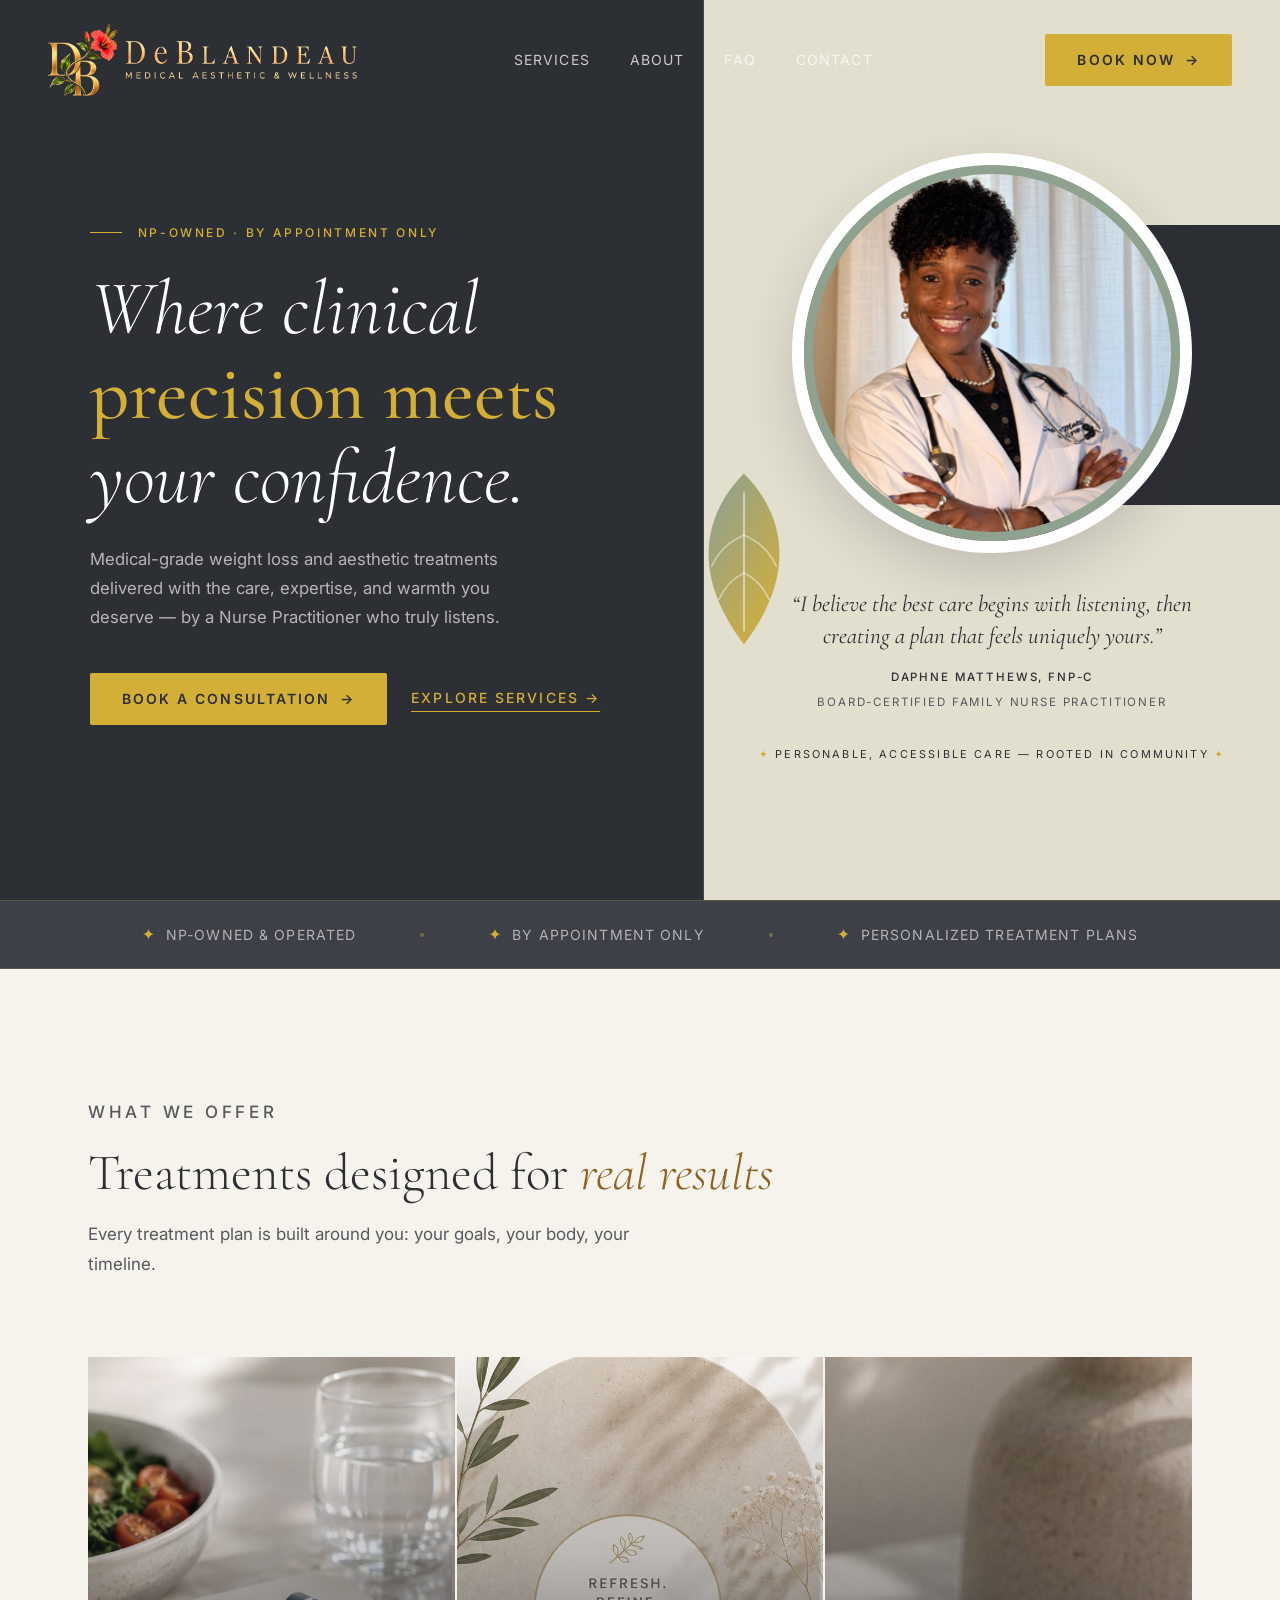
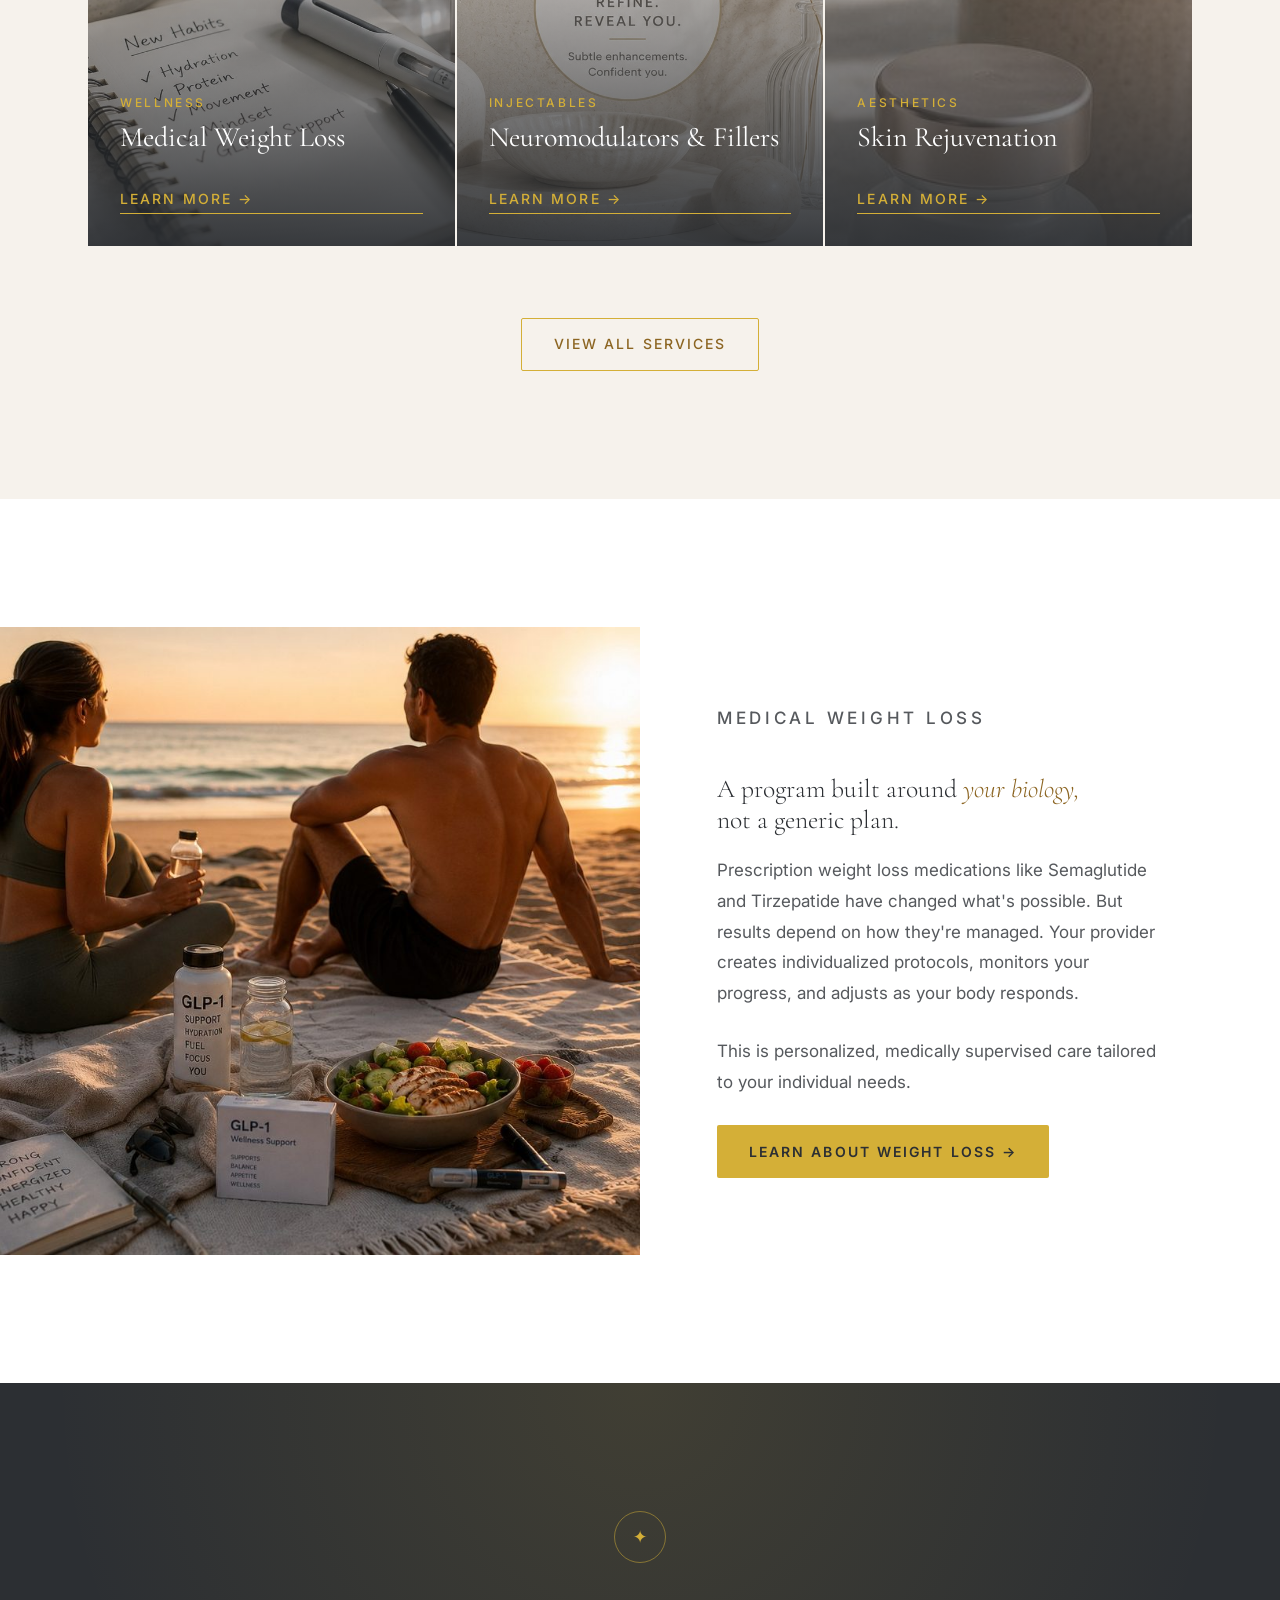
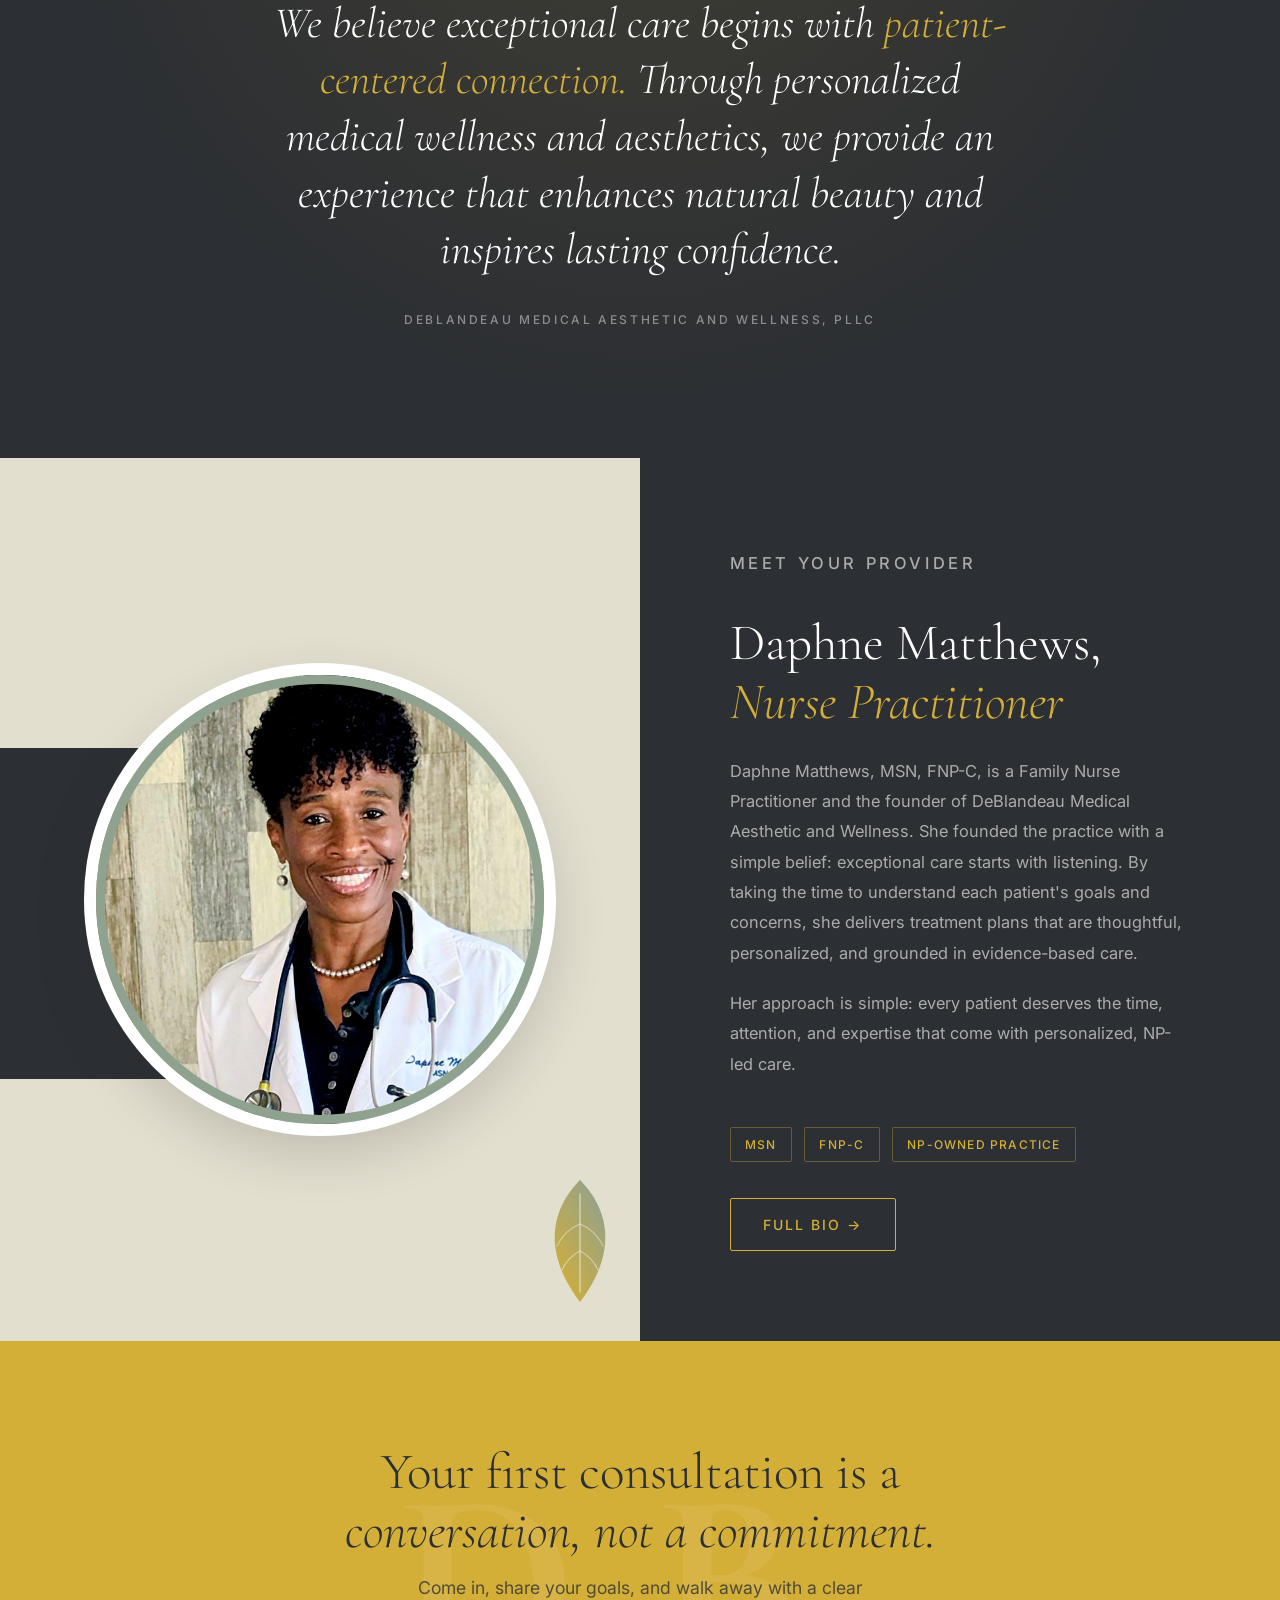
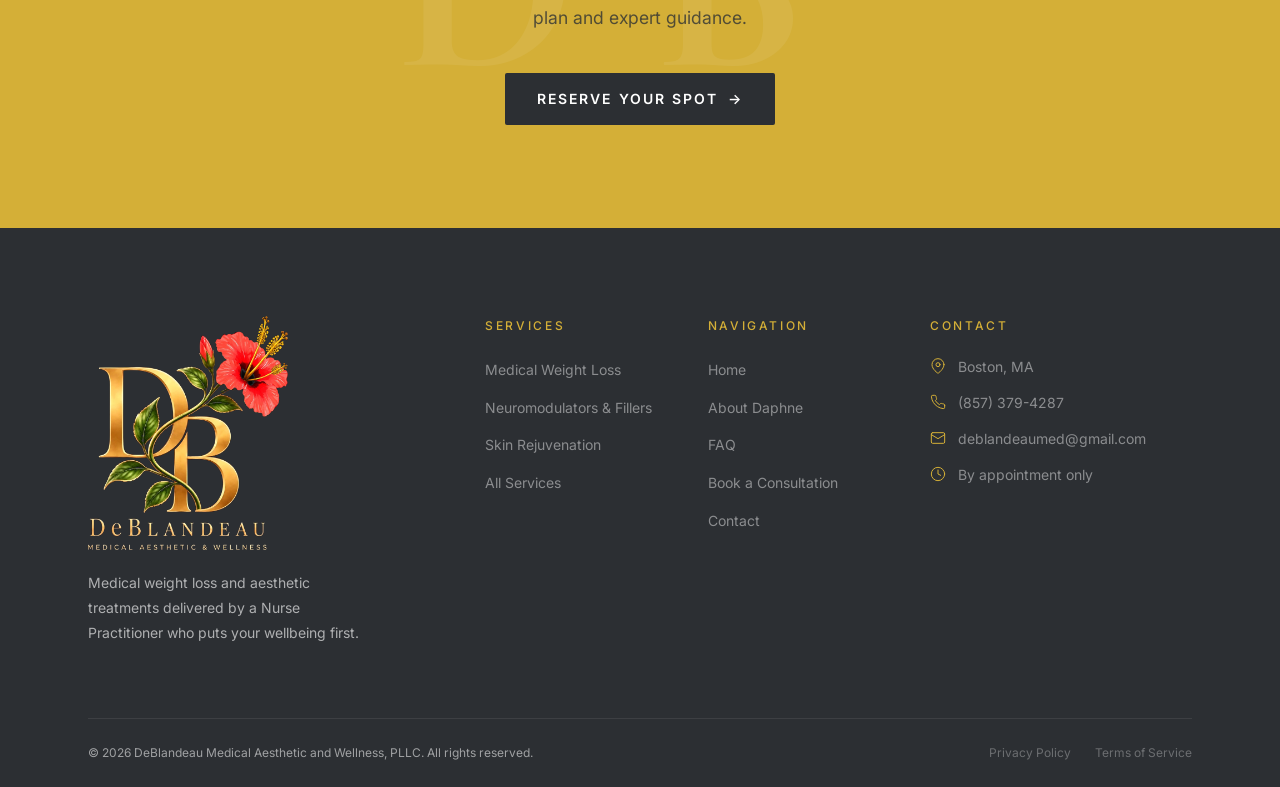
<file: index.html>
<!DOCTYPE html>
<html lang="en">
<head>
  <meta charset="UTF-8" />
  <meta name="viewport" content="width=device-width, initial-scale=1.0" />
  <meta name="description" content="DeBlandeau Medical Aesthetic and Wellness, PLLC — NP-owned medical weight loss, neuromodulators, fillers, and aesthetic treatments by Daphne Matthews, NP, serving the Greater Boston area." />
  <title>DeBlandeau Medical Aesthetic and Wellness, PLLC | Medical Weight Loss & Aesthetics</title>
  <link rel="canonical" href="https://deblandeau.com/" />
  <meta name="robots" content="index, follow" />
  <meta name="theme-color" content="#2C2F33" />

  <meta property="og:type" content="website" />
  <meta property="og:site_name" content="DeBlandeau Medical Aesthetic and Wellness, PLLC" />
  <meta property="og:title" content="DeBlandeau Medical Aesthetic and Wellness, PLLC" />
  <meta property="og:description" content="NP-owned medical weight loss and aesthetic treatments by Daphne Matthews, NP." />
  <meta property="og:url" content="https://deblandeau.com/" />
  <meta property="og:image" content="https://deblandeau.com/assets/images/hero-daphne.jpg" />
  <meta name="twitter:card" content="summary_large_image" />
  <meta name="twitter:title" content="DeBlandeau Medical Aesthetic and Wellness, PLLC" />
  <meta name="twitter:description" content="NP-owned medical weight loss and aesthetic treatments by Daphne Matthews, NP." />
  <meta name="twitter:image" content="https://deblandeau.com/assets/images/hero-daphne.jpg" />

  <link rel="icon" href="assets/favicon.svg?v=20260820b" type="image/svg+xml" />
  <link rel="apple-touch-icon" href="assets/favicon.svg?v=20260820b" />

  <link rel="preconnect" href="https://fonts.googleapis.com" />
  <link rel="preconnect" href="https://fonts.gstatic.com" crossorigin />
  <link rel="preload" as="style" href="https://fonts.googleapis.com/css2?family=Cormorant+Garamond:ital,wght@0,300;0,400;0,500;0,600;1,300;1,400;1,500&family=Inter:wght@300;400;500;600&display=swap" />
  <link rel="stylesheet" href="https://fonts.googleapis.com/css2?family=Cormorant+Garamond:ital,wght@0,300;0,400;0,500;0,600;1,300;1,400;1,500&family=Inter:wght@300;400;500;600&display=swap" />
  <link rel="preload" as="image" href="assets/images/hero-daphne-circle.jpg" />
  <link rel="stylesheet" href="style.css?v=20261102d" />

  <script type="application/ld+json">
  {
    "@context": "https://schema.org",
    "@type": "MedicalBusiness",
    "name": "DeBlandeau Medical Aesthetic and Wellness, PLLC",
    "description": "NP-owned medical weight loss, neuromodulators, dermal fillers, and aesthetic treatments by Daphne Matthews, NP.",
    "url": "https://deblandeau.com/",
    "email": "deblandeaumed@gmail.com",
    "telephone": "+1-857-379-4287",
    "image": "https://deblandeau.com/assets/images/hero-daphne.jpg",
    "address": {
      "@type": "PostalAddress",
      "addressLocality": "Boston",
      "addressRegion": "MA",
      "addressCountry": "US"
    },
    "areaServed": "Greater Boston, MA",
    "founder": { "@type": "Person", "name": "Daphne Matthews", "jobTitle": "Nurse Practitioner" },
    "medicalSpecialty": "PlasticSurgery",
    "availableService": [
      { "@type": "MedicalProcedure", "name": "Medical Weight Loss" },
      { "@type": "MedicalProcedure", "name": "Neuromodulators & Dermal Fillers" },
      { "@type": "MedicalProcedure", "name": "Skin Rejuvenation" }
    ]
  }
  </script>
</head>
<body>

  <nav class="navbar light" aria-label="Main navigation">
    <a href="index.html" class="nav-logo" aria-label="DeBlandeau Medical Aesthetic and Wellness, PLLC — home">
      <img src="assets/images/logo-wide.webp?v=20261102" class="logo-img" alt="" width="927" height="216" />
    </a>
    <ul class="nav-links" role="list">
      <li><a href="services.html">Services</a></li>
      <li><a href="about.html">About</a></li>
      <li><a href="faq.html">FAQ</a></li>
      <li><a href="contact.html">Contact</a></li>
    </ul>
    <a href="https://clientportal.us.zandahealth.com/clientportal/deblandeaumedicalaestheticsand/appointment-booking" target="_blank" rel="noopener noreferrer" class="btn-primary nav-cta" aria-label="Book a consultation">
      Book Now <span class="arrow" aria-hidden="true">→</span>
    </a>
    <button class="nav-toggle" aria-label="Open menu" aria-expanded="false">
      <span></span><span></span><span></span>
    </button>
  </nav>

  <nav class="nav-mobile" aria-label="Mobile navigation">
    <a href="index.html">Home</a>
    <a href="services.html">Services</a>
    <a href="about.html">About</a>
    <a href="faq.html">FAQ</a>
    <a href="contact.html">Contact</a>
    <a href="https://clientportal.us.zandahealth.com/clientportal/deblandeaumedicalaestheticsand/appointment-booking" target="_blank" rel="noopener noreferrer" class="text-accent">Book a Consultation →</a>
  </nav>

  <section class="hero" aria-label="Hero">
    <div class="hero-left">
      <div class="hero-content">
        <div class="hero-eyebrow">
          <span class="eyebrow">NP-Owned · By Appointment Only</span>
        </div>
        <h1 class="hero-title display-italic">
          Where clinical
          <strong>precision meets</strong>
          your confidence.
        </h1>
        <p class="hero-subtitle">
          Medical-grade weight loss and aesthetic treatments delivered with the care, expertise, and warmth you deserve — by a Nurse Practitioner who truly listens.
        </p>
        <div class="hero-actions">
          <a href="https://clientportal.us.zandahealth.com/clientportal/deblandeaumedicalaestheticsand/appointment-booking" target="_blank" rel="noopener noreferrer" class="btn-primary">
            Book a Consultation <span class="arrow" aria-hidden="true">→</span>
          </a>
          <a href="services.html" class="btn-ghost">Explore Services →</a>
        </div>
      </div>
    </div>
    <div class="hero-right hero-right--portrait">
      <svg class="hero-leaf" aria-hidden="true" viewBox="0 0 200 260" fill="none" xmlns="http://www.w3.org/2000/svg">
        <defs>
          <linearGradient id="heroLeafGrad" x1="0.12" y1="0" x2="0.88" y2="1">
            <stop offset="0" stop-color="#8FA18F" />
            <stop offset="1" stop-color="#D4AF37" />
          </linearGradient>
        </defs>
        <path d="M100 8C44 64 22 150 100 252C178 150 156 64 100 8Z" fill="url(#heroLeafGrad)" />
        <path d="M100 36V232" stroke="#F6F2EC" stroke-width="3" stroke-linecap="round" opacity="0.55" />
        <path d="M100 96C80 104 64 118 54 140" stroke="#F6F2EC" stroke-width="2.5" stroke-linecap="round" opacity="0.5" />
        <path d="M100 96C120 104 136 118 146 140" stroke="#F6F2EC" stroke-width="2.5" stroke-linecap="round" opacity="0.5" />
        <path d="M100 150C84 158 72 170 64 188" stroke="#F6F2EC" stroke-width="2.5" stroke-linecap="round" opacity="0.5" />
        <path d="M100 150C116 158 128 170 136 188" stroke="#F6F2EC" stroke-width="2.5" stroke-linecap="round" opacity="0.5" />
      </svg>
      <div class="hero-portrait-wrap">
        <div class="hero-portrait">
          <img src="assets/images/hero-daphne-circle.jpg" alt="Daphne Matthews, FNP-C — Founder of DeBlandeau Medical Aesthetic and Wellness, PLLC" width="512" height="512" loading="eager" />
        </div>
      </div>
      <div class="hero-quote">
        <p class="hero-quote-text">“I believe the best care begins with listening, then creating a plan that feels uniquely yours.”</p>
        <p class="hero-quote-name">Daphne Matthews, FNP-C</p>
        <p class="hero-quote-title">Board-Certified Family Nurse Practitioner</p>
      </div>
      <p class="hero-band">Personable, accessible care — rooted in community</p>
    </div>
  </section>

  <div class="trust-bar" role="complementary" aria-label="Practice highlights">
    <div class="trust-bar-inner container">
      <div class="trust-item"><span class="icon" aria-hidden="true">✦</span> NP-Owned &amp; Operated</div>
      <div class="trust-divider" aria-hidden="true"></div>
      <div class="trust-item"><span class="icon" aria-hidden="true">✦</span> By Appointment Only</div>
      <div class="trust-divider" aria-hidden="true"></div>
      <div class="trust-item"><span class="icon" aria-hidden="true">✦</span> Personalized Treatment Plans</div>
    </div>
  </div>

  <section class="section" id="services" aria-labelledby="services-heading">
    <div class="container">
      <header class="section-header reveal">
        <p class="eyebrow">What We Offer</p>
        <h2 id="services-heading">Treatments designed for <em>real results</em></h2>
        <p>Every treatment plan is built around you: your goals, your body, your timeline.</p>
      </header>
      <div class="services-grid" role="list">
        <article class="service-card reveal" role="listitem">
          <img src="assets/images/service-weightloss.jpg" alt="Medical weight loss treatment" class="service-card-img" loading="lazy" onerror="this.style.visibility='hidden'" />
          <div class="service-card-overlay">
            <span class="service-card-label">Wellness</span>
            <h3 class="service-card-title">Medical Weight Loss</h3>
            <p class="service-card-desc">Clinically supervised Semaglutide and Tirzepatide programs designed to help you lose weight sustainably — guided every step of the way.</p>
            <a href="services.html#weight-loss" class="btn-ghost">Learn More →</a>
          </div>
        </article>
        <article class="service-card reveal reveal-delay-1" role="listitem">
          <img src="assets/images/service-injectables.jpg" alt="Injectable treatments — neuromodulators and dermal fillers" class="service-card-img" loading="lazy" onerror="this.style.visibility='hidden'" />
          <div class="service-card-overlay">
            <span class="service-card-label">Injectables</span>
            <h3 class="service-card-title">Neuromodulators &amp; Fillers</h3>
            <p class="service-card-desc">Natural-looking neuromodulator and dermal filler treatments to soften lines, restore volume, and refresh your appearance without looking overdone.</p>
            <a href="services.html#injectables" class="btn-ghost">Learn More →</a>
          </div>
        </article>
        <article class="service-card reveal reveal-delay-2" role="listitem">
          <img src="assets/images/service-aesthetics.jpg" alt="Aesthetic skin treatments" class="service-card-img" loading="lazy" onerror="this.style.visibility='hidden'" />
          <div class="service-card-overlay">
            <span class="service-card-label">Aesthetics</span>
            <h3 class="service-card-title">Skin Rejuvenation</h3>
            <p class="service-card-desc">Advanced aesthetic treatments to improve skin tone, texture, and radiance — tailored to your skin type and concerns.</p>
            <a href="services.html#aesthetics" class="btn-ghost">Learn More →</a>
          </div>
        </article>
      </div>
      <div class="text-center mt-3" style="padding-top: 3rem;">
        <a href="services.html" class="btn-outline">View All Services</a>
      </div>
    </div>
  </section>

  <section class="section section-surface" id="weight-loss-feature" aria-label="Weight loss feature">
    <div class="feature-row reveal">
      <div class="feature-img-wrap">
        <img src="assets/images/weightloss-feature.jpg" alt="Patient consultation for medical weight loss" loading="lazy" onerror="this.style.visibility='hidden'" />
      </div>
      <div class="feature-content">
        <p class="eyebrow">Medical Weight Loss</p>
        <h2 style="font-size: var(--fs-h3); font-family: var(--font-display); font-weight: 300; margin: 0.75rem 0 1.25rem; line-height: 1.2;">
          A program built around <em style="font-style: italic; color: var(--accent-ink);">your biology,</em><br>not a generic plan.
        </h2>
        <p>Prescription weight loss medications like Semaglutide and Tirzepatide have changed what's possible. But results depend on how they're managed. Your provider creates individualized protocols, monitors your progress, and adjusts as your body responds.</p>
        <p>This is personalized, medically supervised care tailored to your individual needs.</p>
        <a href="services.html#weight-loss" class="btn-primary">Learn About Weight Loss →</a>
      </div>
    </div>
  </section>

  <section class="manifesto" aria-label="Our promise">
    <div class="container">
      <span class="manifesto-mark" aria-hidden="true">✦</span>
      <blockquote class="manifesto-quote reveal">
        We believe exceptional care begins with <em>patient-centered connection.</em> Through personalized medical wellness and aesthetics, we provide an experience that enhances natural beauty and inspires lasting confidence.
      </blockquote>
      <p class="manifesto-attr reveal reveal-delay-1">DeBlandeau Medical Aesthetic and Wellness, PLLC</p>
    </div>
  </section>

  <section class="about-teaser" id="about" aria-label="About Daphne">
    <div class="about-photo-wrap about-photo-wrap--portrait">
      <svg class="about-leaf" aria-hidden="true" viewBox="0 0 200 260" fill="none" xmlns="http://www.w3.org/2000/svg">
        <defs>
          <linearGradient id="aboutLeafGrad" x1="0.88" y1="0" x2="0.12" y2="1">
            <stop offset="0" stop-color="#8FA18F" />
            <stop offset="1" stop-color="#D4AF37" />
          </linearGradient>
        </defs>
        <path d="M100 8C44 64 22 150 100 252C178 150 156 64 100 8Z" fill="url(#aboutLeafGrad)" />
        <path d="M100 36V232" stroke="#F6F2EC" stroke-width="3" stroke-linecap="round" opacity="0.55" />
        <path d="M100 96C80 104 64 118 54 140" stroke="#F6F2EC" stroke-width="2.5" stroke-linecap="round" opacity="0.5" />
        <path d="M100 96C120 104 136 118 146 140" stroke="#F6F2EC" stroke-width="2.5" stroke-linecap="round" opacity="0.5" />
        <path d="M100 150C84 158 72 170 64 188" stroke="#F6F2EC" stroke-width="2.5" stroke-linecap="round" opacity="0.5" />
        <path d="M100 150C116 158 128 170 136 188" stroke="#F6F2EC" stroke-width="2.5" stroke-linecap="round" opacity="0.5" />
      </svg>
      <div class="about-portrait-wrap">
        <div class="about-portrait">
          <img src="assets/images/about-daphne-circle.jpg" alt="Daphne Matthews, NP — founder and lead provider" width="800" height="800" loading="lazy" />
        </div>
      </div>
    </div>
    <div class="about-content">
      <p class="eyebrow">Meet Your Provider</p>
      <h2>Daphne Matthews,<br><em>Nurse Practitioner</em></h2>
      <p>Daphne Matthews, MSN, FNP-C, is a Family Nurse Practitioner and the founder of DeBlandeau Medical Aesthetic and Wellness. She founded the practice with a simple belief: exceptional care starts with listening. By taking the time to understand each patient's goals and concerns, she delivers treatment plans that are thoughtful, personalized, and grounded in evidence-based care.</p>
      <p>Her approach is simple: every patient deserves the time, attention, and expertise that come with personalized, NP-led care.</p>
      <div class="about-credentials" aria-label="Credentials">
        <span class="credential-tag">MSN</span>
        <span class="credential-tag">FNP-C</span>
        <span class="credential-tag">NP-Owned Practice</span>
      </div>
      <a href="about.html" class="btn-outline">Full Bio →</a>
    </div>
  </section>

  <!-- TESTIMONIALS — DISABLED until real patient testimonials exist (premium audit 2026-07-04).
       To re-enable: remove this comment wrapper and replace the [Patient Name] / [Town, MA] markers.
  <section class="section section-surface" id="testimonials" aria-labelledby="testimonials-heading">
    <div class="container">
      <header class="section-header centered reveal">
        <p class="eyebrow">Patient Stories</p>
        <h2 id="testimonials-heading">Real people, <em>real results</em></h2>
      </header>
      <div class="testimonials-grid" role="list">
        <article class="testimonial-card reveal" role="listitem">
          <div class="stars" aria-label="5 out of 5 stars">
            <span class="star" aria-hidden="true">★</span><span class="star" aria-hidden="true">★</span><span class="star" aria-hidden="true">★</span><span class="star" aria-hidden="true">★</span><span class="star" aria-hidden="true">★</span>
          </div>
          <p class="testimonial-text">"Daphne took the time to actually listen to me and build a plan that fit my life. I've tried everything before — this is the first time I've felt genuinely supported."</p>
          <div class="testimonial-author">
            <img src="assets/images/avatar-1.jpg" alt="" class="author-avatar" loading="lazy" onerror="this.style.visibility='hidden'" />
            <div><span class="author-name">[Patient Name]</span><span class="author-location">[Town, MA]</span></div>
          </div>
        </article>
        <article class="testimonial-card reveal reveal-delay-1" role="listitem">
          <div class="stars" aria-label="5 out of 5 stars">
            <span class="star" aria-hidden="true">★</span><span class="star" aria-hidden="true">★</span><span class="star" aria-hidden="true">★</span><span class="star" aria-hidden="true">★</span><span class="star" aria-hidden="true">★</span>
          </div>
          <p class="testimonial-text">"My results were so natural — my husband didn't even notice I had anything done, he just said I looked refreshed. That's exactly what I wanted."</p>
          <div class="testimonial-author">
            <img src="assets/images/avatar-2.jpg" alt="" class="author-avatar" loading="lazy" onerror="this.style.visibility='hidden'" />
            <div><span class="author-name">[Patient Name]</span><span class="author-location">[Town, MA]</span></div>
          </div>
        </article>
        <article class="testimonial-card reveal reveal-delay-2" role="listitem">
          <div class="stars" aria-label="5 out of 5 stars">
            <span class="star" aria-hidden="true">★</span><span class="star" aria-hidden="true">★</span><span class="star" aria-hidden="true">★</span><span class="star" aria-hidden="true">★</span><span class="star" aria-hidden="true">★</span>
          </div>
          <p class="testimonial-text">"The consultation alone was worth it. She answered every question I had, no rushing, no pressure. I felt safe from the first appointment."</p>
          <div class="testimonial-author">
            <img src="assets/images/avatar-3.jpg" alt="" class="author-avatar" loading="lazy" onerror="this.style.visibility='hidden'" />
            <div><span class="author-name">[Patient Name]</span><span class="author-location">[Town, MA]</span></div>
          </div>
        </article>
      </div>
    </div>
  </section>
  END TESTIMONIALS (disabled) -->

  <section class="cta-banner" aria-label="Call to action">
    <div class="container">
      <h2 class="reveal">Your first consultation is a<br><em>conversation, not a commitment.</em></h2>
      <p class="reveal reveal-delay-1">Come in, share your goals, and walk away with a clear plan and expert guidance.</p>
      <a href="https://clientportal.us.zandahealth.com/clientportal/deblandeaumedicalaestheticsand/appointment-booking" target="_blank" rel="noopener noreferrer" class="btn-primary reveal reveal-delay-2">Reserve Your Spot <span class="arrow" aria-hidden="true">→</span></a>
    </div>
  </section>

  <footer aria-label="Site footer">
    <div class="container">
      <div class="footer-grid">
        <div class="footer-brand">
          <a href="index.html" class="nav-logo" aria-label="DeBlandeau Medical Aesthetic and Wellness, PLLC — home">
            <img src="assets/images/logo-full.webp?v=20261102c" class="logo-img" alt="" width="720" height="843" />
          </a>
          <p>Medical weight loss and aesthetic treatments delivered by a Nurse Practitioner who puts your wellbeing first.</p>
          <!-- Social links removed until real handles exist (audit 2026-07-04). Restore .footer-social block here. -->
        </div>
        <div class="footer-col">
          <h4>Services</h4>
          <ul role="list">
            <li><a href="services.html#weight-loss">Medical Weight Loss</a></li>
            <li><a href="services.html#injectables">Neuromodulators &amp; Fillers</a></li>
            <li><a href="services.html#aesthetics">Skin Rejuvenation</a></li>
            <li><a href="services.html">All Services</a></li>
          </ul>
        </div>
        <div class="footer-col">
          <h4>Navigation</h4>
          <ul role="list">
            <li><a href="index.html">Home</a></li>
            <li><a href="about.html">About Daphne</a></li>
            <li><a href="faq.html">FAQ</a></li>
            <li><a href="https://clientportal.us.zandahealth.com/clientportal/deblandeaumedicalaestheticsand/appointment-booking" target="_blank" rel="noopener noreferrer">Book a Consultation</a></li>
            <li><a href="contact.html">Contact</a></li>
          </ul>
        </div>
        <div class="footer-col">
          <h4>Contact</h4>
          <div class="footer-contact-item"><span class="icon" aria-hidden="true"><svg xmlns="http://www.w3.org/2000/svg" width="16" height="16" viewBox="0 0 24 24" fill="none" stroke="currentColor" stroke-width="1.5" stroke-linecap="round" stroke-linejoin="round" style="display:block"><path d="M21 10c0 7-9 13-9 13s-9-6-9-13a9 9 0 0 1 18 0z"/><circle cx="12" cy="10" r="3"/></svg></span><span>Boston, MA</span></div>
          <div class="footer-contact-item"><span class="icon" aria-hidden="true"><svg xmlns="http://www.w3.org/2000/svg" width="16" height="16" viewBox="0 0 24 24" fill="none" stroke="currentColor" stroke-width="1.5" stroke-linecap="round" stroke-linejoin="round" style="display:block"><path d="M22 16.92v3a2 2 0 0 1-2.18 2 19.79 19.79 0 0 1-8.63-3.07 19.5 19.5 0 0 1-6-6 19.79 19.79 0 0 1-3.07-8.67A2 2 0 0 1 4.11 2h3a2 2 0 0 1 2 1.72 12.84 12.84 0 0 0 .7 2.81 2 2 0 0 1-.45 2.11L8.09 9.91a16 16 0 0 0 6 6l1.27-1.27a2 2 0 0 1 2.11-.45 12.84 12.84 0 0 0 2.81.7A2 2 0 0 1 22 16.92z"/></svg></span><span><a href="tel:+18573794287">(857) 379-4287</a></span></div>
          <div class="footer-contact-item"><span class="icon" aria-hidden="true"><svg xmlns="http://www.w3.org/2000/svg" width="16" height="16" viewBox="0 0 24 24" fill="none" stroke="currentColor" stroke-width="1.5" stroke-linecap="round" stroke-linejoin="round" style="display:block"><rect x="2" y="4" width="20" height="16" rx="2"/><path d="m22 7-10 6L2 7"/></svg></span><span><a href="mailto:deblandeaumed@gmail.com">deblandeaumed@gmail.com</a></span></div>
          <div class="footer-contact-item"><span class="icon" aria-hidden="true"><svg xmlns="http://www.w3.org/2000/svg" width="16" height="16" viewBox="0 0 24 24" fill="none" stroke="currentColor" stroke-width="1.5" stroke-linecap="round" stroke-linejoin="round" style="display:block"><circle cx="12" cy="12" r="10"/><path d="M12 6v6l4 2"/></svg></span><span>By appointment only</span></div>
        </div>
      </div>
      <div class="footer-bottom">
        <p>&copy; <span id="year"></span> DeBlandeau Medical Aesthetic and Wellness, PLLC. All rights reserved.</p>
        <div class="footer-bottom-links">
          <a href="privacy.html">Privacy Policy</a>
          <a href="terms.html">Terms of Service</a>
        </div>
      </div>
    </div>
  </footer>

  <div class="mobile-book-bar"><a href="https://clientportal.us.zandahealth.com/clientportal/deblandeaumedicalaestheticsand/appointment-booking" target="_blank" rel="noopener noreferrer" class="btn-primary">Book a Consultation <span class="arrow" aria-hidden="true">→</span></a></div>

  <script src="main.js?v=20261016"></script>
  <script>document.getElementById('year').textContent = new Date().getFullYear();</script>
</body>
</html>
</file>
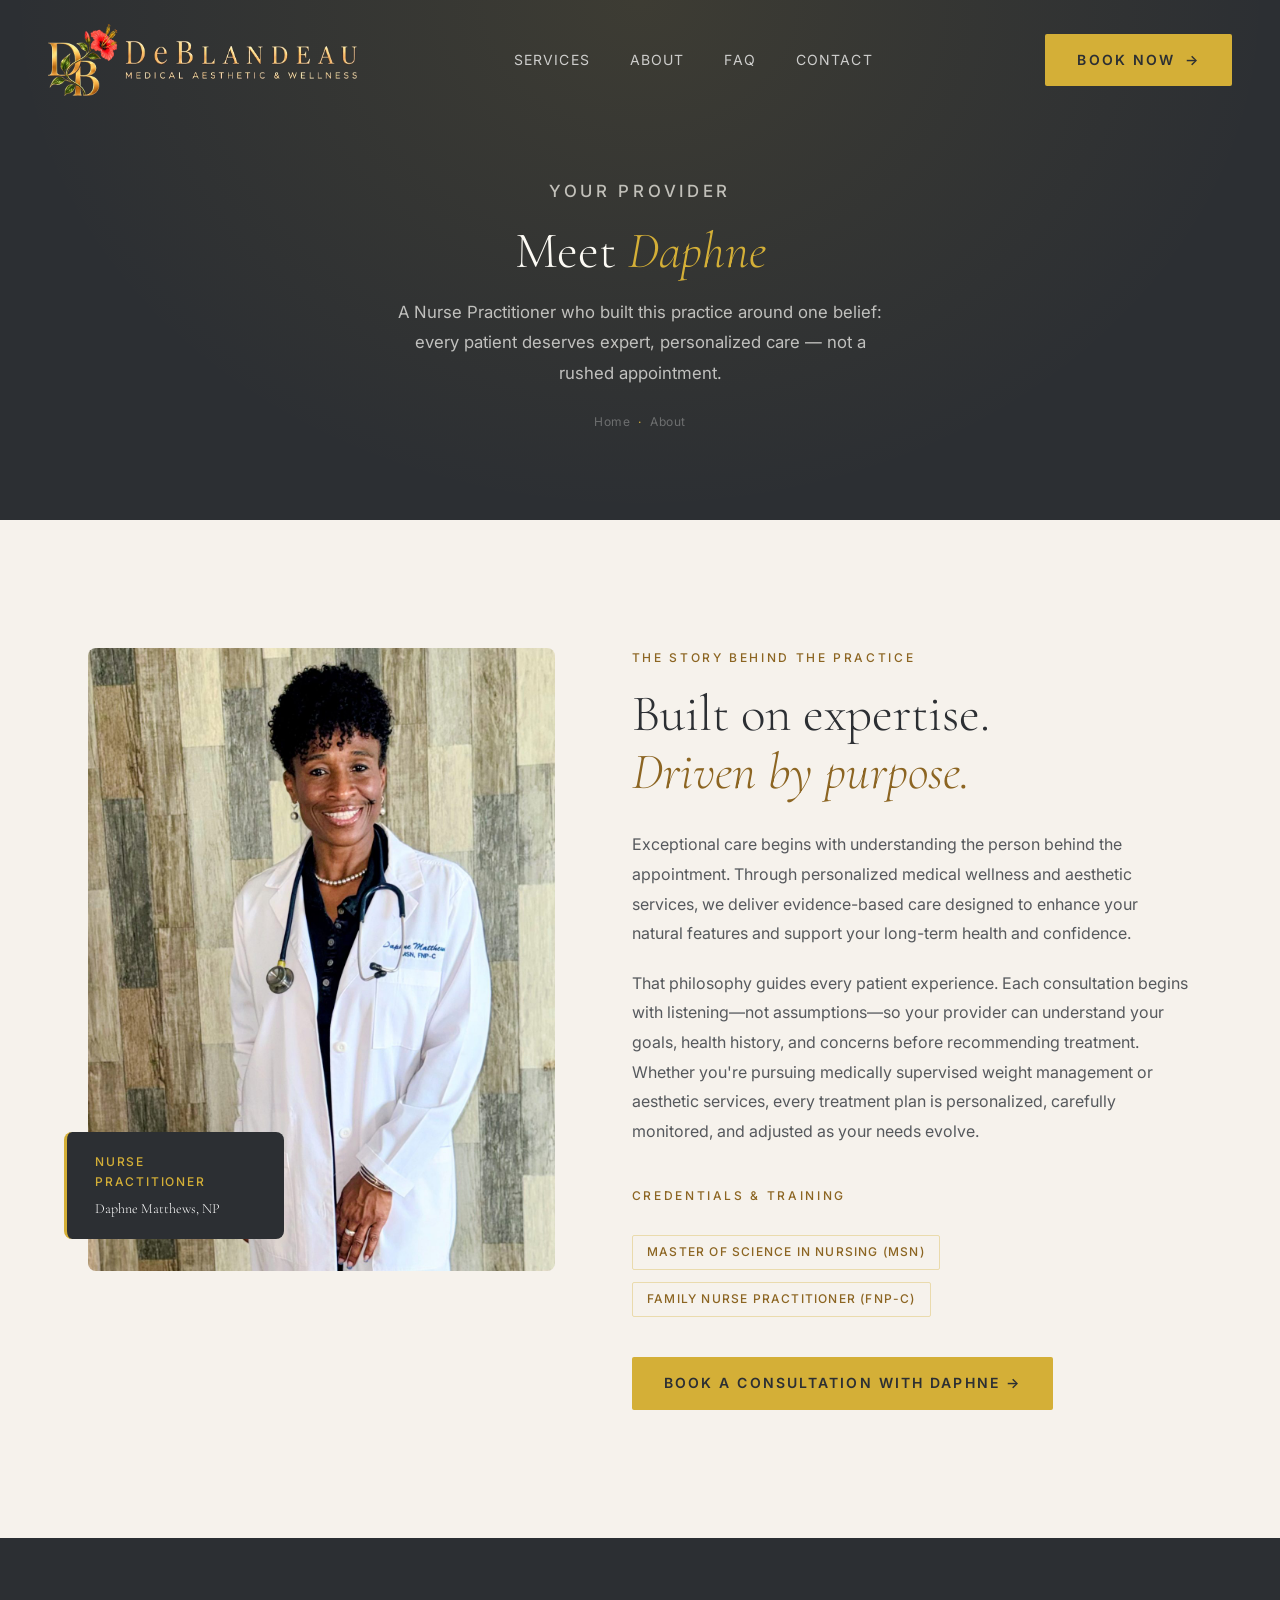
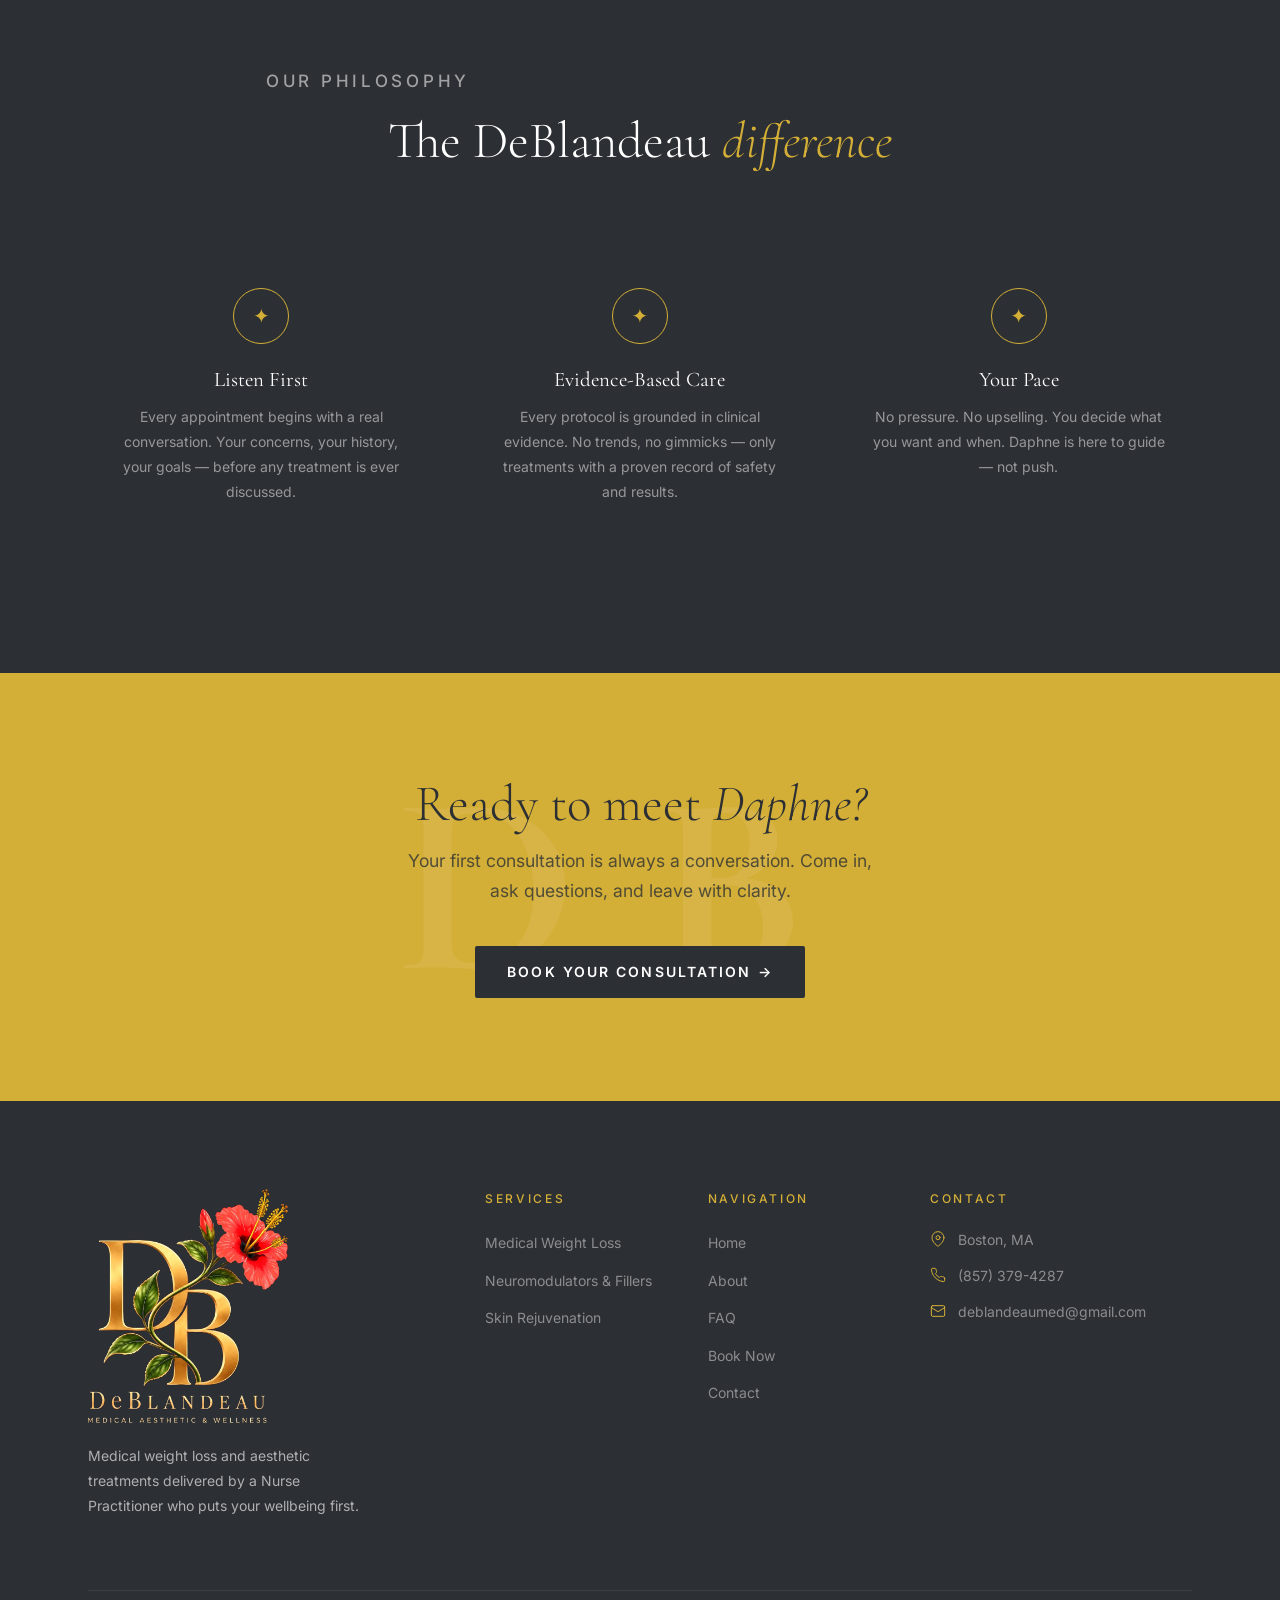
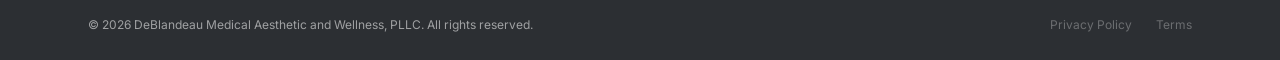
<file: about.html>
<!DOCTYPE html>
<html lang="en">
<head>
  <meta charset="UTF-8" />
  <meta name="viewport" content="width=device-width, initial-scale=1.0" />
  <meta name="description" content="Meet Daphne Matthews, NP — the founder and lead provider at DeBlandeau Medical Aesthetic and Wellness, PLLC." />
  <title>About Daphne | DeBlandeau Medical Aesthetic and Wellness, PLLC</title>
  <link rel="canonical" href="https://deblandeau.com/about.html" />
  <meta name="theme-color" content="#2C2F33" />
  <meta property="og:type" content="profile" />
  <meta property="og:site_name" content="DeBlandeau Medical Aesthetic and Wellness, PLLC" />
  <meta property="og:title" content="About Daphne Matthews, NP" />
  <meta property="og:description" content="The founder and lead provider at DeBlandeau Medical Aesthetic and Wellness, PLLC." />
  <meta property="og:url" content="https://deblandeau.com/about.html" />
  <meta property="og:image" content="https://deblandeau.com/assets/images/about-daphne.jpg" />
  <meta name="twitter:card" content="summary_large_image" />
  <link rel="icon" href="assets/favicon.svg?v=20260820b" type="image/svg+xml" />
  <link rel="apple-touch-icon" href="assets/favicon.svg?v=20260820b" />
  <link rel="preconnect" href="https://fonts.googleapis.com" />
  <link rel="preconnect" href="https://fonts.gstatic.com" crossorigin />
  <link rel="preload" as="style" href="https://fonts.googleapis.com/css2?family=Cormorant+Garamond:ital,wght@0,300;0,400;0,500;0,600;1,300;1,400;1,500&family=Inter:wght@300;400;500;600&display=swap" />
  <link rel="stylesheet" href="https://fonts.googleapis.com/css2?family=Cormorant+Garamond:ital,wght@0,300;0,400;0,500;0,600;1,300;1,400;1,500&family=Inter:wght@300;400;500;600&display=swap" />
  <link rel="stylesheet" href="style.css?v=20261102d" />
</head>
<body>
  <nav class="navbar" aria-label="Main navigation">
    <a href="index.html" class="nav-logo" aria-label="DeBlandeau Medical Aesthetic and Wellness, PLLC — home"><img src="assets/images/logo-wide.webp?v=20261102" class="logo-img" alt="" width="927" height="216" /></a>
    <ul class="nav-links" role="list">
      <li><a href="services.html">Services</a></li>
      <li><a href="about.html">About</a></li>
      <li><a href="faq.html">FAQ</a></li>
      <li><a href="contact.html">Contact</a></li>
    </ul>
    <a href="https://clientportal.us.zandahealth.com/clientportal/deblandeaumedicalaestheticsand/appointment-booking" target="_blank" rel="noopener noreferrer" class="btn-primary nav-cta">Book Now <span class="arrow">→</span></a>
    <button class="nav-toggle" aria-label="Open menu"><span></span><span></span><span></span></button>
  </nav>
  <nav class="nav-mobile" aria-label="Mobile navigation">
    <a href="index.html">Home</a>
    <a href="services.html">Services</a>
    <a href="about.html">About</a>
    <a href="faq.html">FAQ</a>
    <a href="contact.html">Contact</a>
    <a href="https://clientportal.us.zandahealth.com/clientportal/deblandeaumedicalaestheticsand/appointment-booking" target="_blank" rel="noopener noreferrer" class="text-accent">Book a Consultation →</a>
  </nav>

  <section class="page-hero">
    <div class="container">
      <p class="eyebrow">Your Provider</p>
      <h1>Meet <em>Daphne</em></h1>
      <p>A Nurse Practitioner who built this practice around one belief: every patient deserves expert, personalized care — not a rushed appointment.</p>
      <nav class="breadcrumb" aria-label="Breadcrumb">
        <a href="index.html">Home</a>
        <span class="sep" aria-hidden="true">·</span>
        <span aria-current="page">About</span>
      </nav>
    </div>
  </section>

  <section class="section" aria-labelledby="about-heading">
    <div class="container">
      <div class="about-bio-layout">
        <div class="reveal" style="position: relative;">
          <img src="assets/images/about-daphne.jpg" alt="Daphne Matthews, NP — founder of DeBlandeau Medical Aesthetic and Wellness, PLLC" loading="lazy" style="width: 100%; aspect-ratio: 3/4; object-fit: cover; object-position: center top; border-radius: var(--radius);" onerror="this.style.visibility='hidden'" />
          <div class="about-quote-badge">
            <p style="font-size: var(--fs-xs); font-weight: 500; letter-spacing: var(--tracking-wide); text-transform: uppercase; color: var(--accent); margin-bottom: 0.4rem;">Nurse Practitioner</p>
            <p style="font-size: var(--fs-small); color: var(--white); font-family: var(--font-display); font-weight: 300; line-height: 1.4;">Daphne Matthews, NP</p>
          </div>
        </div>
        <div class="reveal reveal-delay-1">
          <p class="eyebrow" style="margin-bottom: 1rem;">The Story Behind the Practice</p>
          <h2 id="about-heading" style="font-size: var(--fs-h2); font-weight: 300; line-height: 1.15; margin-bottom: 1.75rem;">
            Built on expertise.<br><em style="font-style:italic;color:var(--accent-ink);">Driven by purpose.</em>
          </h2>
          <p style="color: var(--text-muted); line-height: 1.85; margin-bottom: 1.25rem;">Exceptional care begins with understanding the person behind the appointment. Through personalized medical wellness and aesthetic services, we deliver evidence-based care designed to enhance your natural features and support your long-term health and confidence.</p>
          <p style="color: var(--text-muted); line-height: 1.85; margin-bottom: 2.5rem;">That philosophy guides every patient experience. Each consultation begins with listening—not assumptions—so your provider can understand your goals, health history, and concerns before recommending treatment. Whether you're pursuing medically supervised weight management or aesthetic services, every treatment plan is personalized, carefully monitored, and adjusted as your needs evolve.</p>
          <!-- RESTORE: uncomment the <p> below and replace bracketed text with
          client-supplied bio paragraph. -->
          <!-- <p style="color: var(--text-muted); line-height: 1.85; margin-bottom: 1.25rem;">[DAPHNE — two or three sentences only you can write: where you trained, where you practiced before opening DeBlandeau, and what you saw there that made you want to build something of your own.]</p> -->
          <div style="margin-bottom: 2.5rem;">
            <p class="eyebrow" style="margin-bottom: 1rem;">Credentials &amp; Training</p>
            <div class="about-credentials">
              <span class="credential-tag">Master of Science in Nursing (MSN)</span>
              <span class="credential-tag">Family Nurse Practitioner (FNP-C)</span>
            </div>
          </div>
          <a href="https://clientportal.us.zandahealth.com/clientportal/deblandeaumedicalaestheticsand/appointment-booking" target="_blank" rel="noopener noreferrer" class="btn-primary">Book a Consultation with Daphne →</a>
        </div>
      </div>
    </div>
  </section>

  <section class="section section-dark" aria-labelledby="philosophy-heading">
    <div class="container">
      <header class="section-header centered reveal">
        <p class="eyebrow">Our Philosophy</p>
        <h2 id="philosophy-heading" style="color: var(--white);">The DeBlandeau <em>difference</em></h2>
      </header>
      <div class="about-values-layout" role="list">
        <div class="reveal" role="listitem" style="text-align: center; padding: 2.5rem 1.5rem;">
          <div style="width: 56px; height: 56px; border: 1px solid var(--accent); border-radius: 50%; display: flex; align-items: center; justify-content: center; margin: 0 auto 1.5rem; color: var(--accent); font-size: 1.25rem;" aria-hidden="true">✦</div>
          <h3 style="font-size: 1.3rem; font-family: var(--font-display); font-weight: 400; color: var(--white); margin-bottom: 0.75rem;">Listen First</h3>
          <p style="font-size: var(--fs-small); color: rgba(255,255,255,0.5); line-height: 1.8;">Every appointment begins with a real conversation. Your concerns, your history, your goals — before any treatment is ever discussed.</p>
        </div>
        <div class="reveal reveal-delay-1" role="listitem" style="text-align: center; padding: 2.5rem 1.5rem;">
          <div style="width: 56px; height: 56px; border: 1px solid var(--accent); border-radius: 50%; display: flex; align-items: center; justify-content: center; margin: 0 auto 1.5rem; color: var(--accent); font-size: 1.25rem;" aria-hidden="true">✦</div>
          <h3 style="font-size: 1.3rem; font-family: var(--font-display); font-weight: 400; color: var(--white); margin-bottom: 0.75rem;">Evidence-Based Care</h3>
          <p style="font-size: var(--fs-small); color: rgba(255,255,255,0.5); line-height: 1.8;">Every protocol is grounded in clinical evidence. No trends, no gimmicks — only treatments with a proven record of safety and results.</p>
        </div>
        <div class="reveal reveal-delay-2" role="listitem" style="text-align: center; padding: 2.5rem 1.5rem;">
          <div style="width: 56px; height: 56px; border: 1px solid var(--accent); border-radius: 50%; display: flex; align-items: center; justify-content: center; margin: 0 auto 1.5rem; color: var(--accent); font-size: 1.25rem;" aria-hidden="true">✦</div>
          <h3 style="font-size: 1.3rem; font-family: var(--font-display); font-weight: 400; color: var(--white); margin-bottom: 0.75rem;">Your Pace</h3>
          <p style="font-size: var(--fs-small); color: rgba(255,255,255,0.5); line-height: 1.8;">No pressure. No upselling. You decide what you want and when. Daphne is here to guide — not push.</p>
        </div>
      </div>
    </div>
  </section>

  <section class="cta-banner" aria-label="Call to action">
    <div class="container">
      <h2 class="reveal">Ready to meet <em>Daphne?</em></h2>
      <p class="reveal reveal-delay-1">Your first consultation is always a conversation. Come in, ask questions, and leave with clarity.</p>
      <a href="https://clientportal.us.zandahealth.com/clientportal/deblandeaumedicalaestheticsand/appointment-booking" target="_blank" rel="noopener noreferrer" class="btn-primary reveal reveal-delay-2">Book Your Consultation →</a>
    </div>
  </section>

  <footer aria-label="Site footer">
    <div class="container">
      <div class="footer-grid">
        <div class="footer-brand">
          <a href="index.html" class="nav-logo" aria-label="DeBlandeau Medical Aesthetic and Wellness, PLLC — home"><img src="assets/images/logo-full.webp?v=20261102c" class="logo-img" alt="" width="720" height="843" /></a>
          <p>Medical weight loss and aesthetic treatments delivered by a Nurse Practitioner who puts your wellbeing first.</p>
          <!-- Social links removed until real handles exist (audit 2026-07-04). Restore .footer-social block here. -->
        </div>
        <div class="footer-col">
          <h4>Services</h4>
          <ul role="list">
            <li><a href="services.html#weight-loss">Medical Weight Loss</a></li>
            <li><a href="services.html#injectables">Neuromodulators &amp; Fillers</a></li>
            <li><a href="services.html#aesthetics">Skin Rejuvenation</a></li>
          </ul>
        </div>
        <div class="footer-col">
          <h4>Navigation</h4>
          <ul role="list">
            <li><a href="index.html">Home</a></li>
            <li><a href="about.html">About</a></li>
            <li><a href="faq.html">FAQ</a></li>
            <li><a href="https://clientportal.us.zandahealth.com/clientportal/deblandeaumedicalaestheticsand/appointment-booking" target="_blank" rel="noopener noreferrer">Book Now</a></li>
            <li><a href="contact.html">Contact</a></li>
          </ul>
        </div>
        <div class="footer-col">
          <h4>Contact</h4>
          <div class="footer-contact-item"><span class="icon" aria-hidden="true"><svg xmlns="http://www.w3.org/2000/svg" width="16" height="16" viewBox="0 0 24 24" fill="none" stroke="currentColor" stroke-width="1.5" stroke-linecap="round" stroke-linejoin="round" style="display:block"><path d="M21 10c0 7-9 13-9 13s-9-6-9-13a9 9 0 0 1 18 0z"/><circle cx="12" cy="10" r="3"/></svg></span><span>Boston, MA</span></div>
          <div class="footer-contact-item"><span class="icon" aria-hidden="true"><svg xmlns="http://www.w3.org/2000/svg" width="16" height="16" viewBox="0 0 24 24" fill="none" stroke="currentColor" stroke-width="1.5" stroke-linecap="round" stroke-linejoin="round" style="display:block"><path d="M22 16.92v3a2 2 0 0 1-2.18 2 19.79 19.79 0 0 1-8.63-3.07 19.5 19.5 0 0 1-6-6 19.79 19.79 0 0 1-3.07-8.67A2 2 0 0 1 4.11 2h3a2 2 0 0 1 2 1.72 12.84 12.84 0 0 0 .7 2.81 2 2 0 0 1-.45 2.11L8.09 9.91a16 16 0 0 0 6 6l1.27-1.27a2 2 0 0 1 2.11-.45 12.84 12.84 0 0 0 2.81.7A2 2 0 0 1 22 16.92z"/></svg></span><span><a href="tel:+18573794287">(857) 379-4287</a></span></div>
          <div class="footer-contact-item"><span class="icon" aria-hidden="true"><svg xmlns="http://www.w3.org/2000/svg" width="16" height="16" viewBox="0 0 24 24" fill="none" stroke="currentColor" stroke-width="1.5" stroke-linecap="round" stroke-linejoin="round" style="display:block"><rect x="2" y="4" width="20" height="16" rx="2"/><path d="m22 7-10 6L2 7"/></svg></span><span><a href="mailto:deblandeaumed@gmail.com">deblandeaumed@gmail.com</a></span></div>
        </div>
      </div>
      <div class="footer-bottom">
        <p>&copy; <span id="year"></span> DeBlandeau Medical Aesthetic and Wellness, PLLC. All rights reserved.</p>
        <div class="footer-bottom-links">
          <a href="privacy.html">Privacy Policy</a>
          <a href="terms.html">Terms</a>
        </div>
      </div>
    </div>
  </footer>
  <div class="mobile-book-bar"><a href="https://clientportal.us.zandahealth.com/clientportal/deblandeaumedicalaestheticsand/appointment-booking" target="_blank" rel="noopener noreferrer" class="btn-primary">Book a Consultation <span class="arrow" aria-hidden="true">→</span></a></div>

  <script src="main.js?v=20261016"></script>
  <script>document.getElementById('year').textContent = new Date().getFullYear();</script>
</body>
</html>
</file>
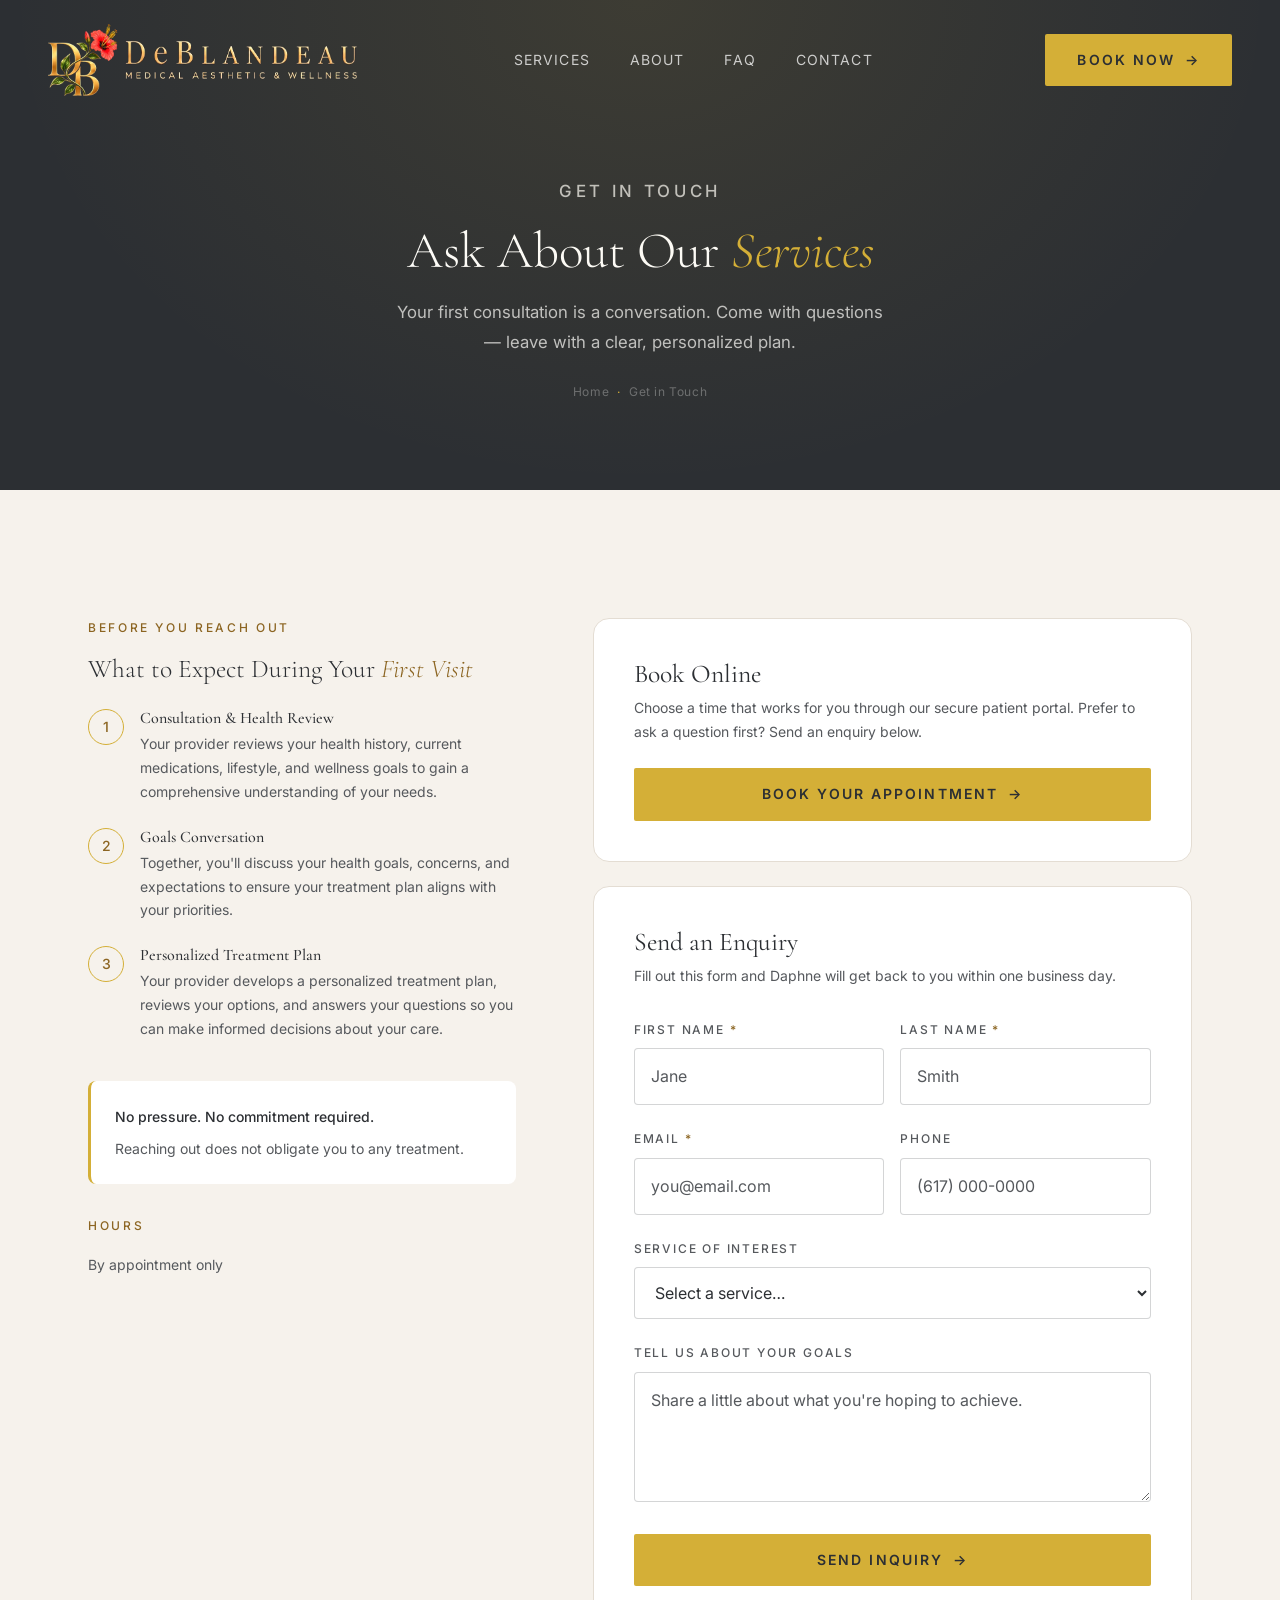
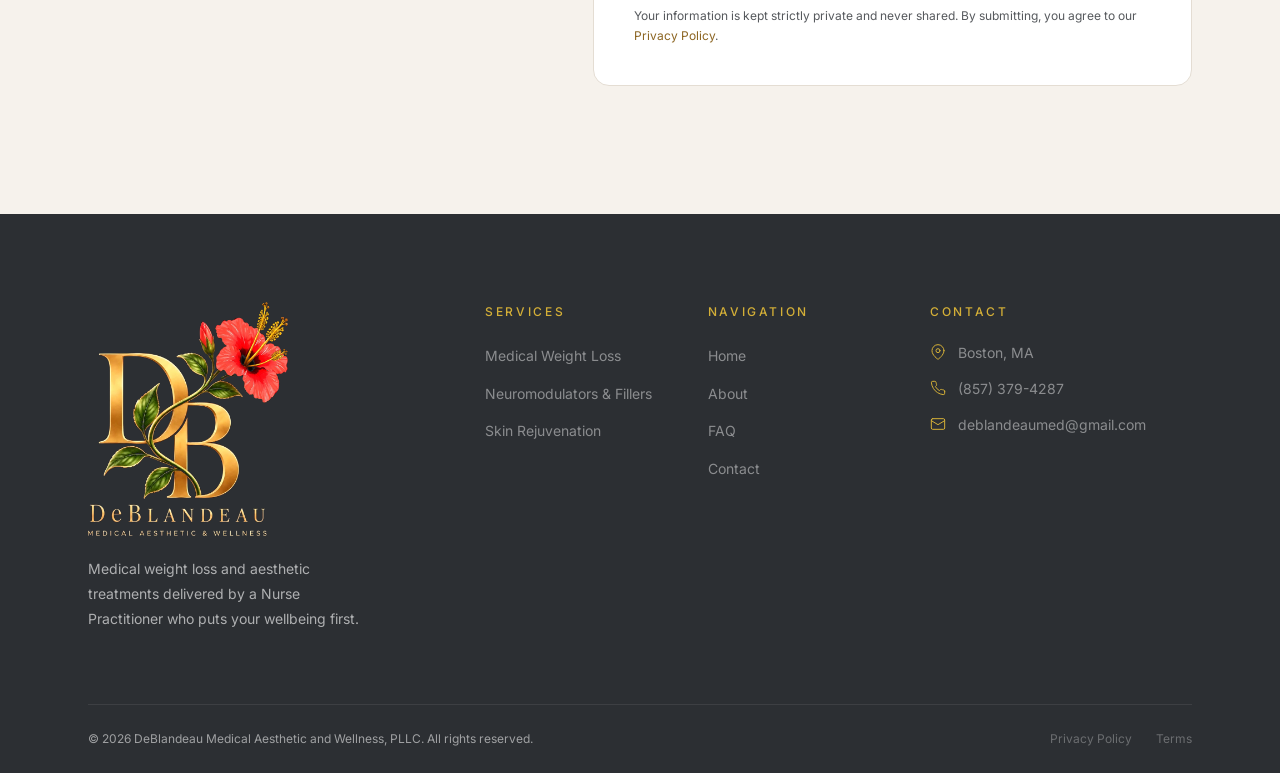
<file: booking.html>
<!DOCTYPE html>
<html lang="en">
<head>
  <meta charset="UTF-8" />
  <meta name="viewport" content="width=device-width, initial-scale=1.0" />
  <meta name="description" content="Ask about medical weight loss and aesthetic treatments with Daphne Matthews, NP at DeBlandeau Medical Aesthetic and Wellness, PLLC." />
  <title>Contact Us | DeBlandeau Medical Aesthetic and Wellness, PLLC</title>
  <link rel="canonical" href="https://deblandeau.com/booking.html" />
  <meta name="theme-color" content="#2C2F33" />
  <meta property="og:type" content="website" />
  <meta property="og:site_name" content="DeBlandeau Medical Aesthetic and Wellness, PLLC" />
  <meta property="og:title" content="Contact Us | DeBlandeau Medical Aesthetic and Wellness, PLLC" />
  <meta property="og:description" content="Have a question about our services? Daphne Matthews, NP responds within one business day." />
  <meta property="og:url" content="https://deblandeau.com/booking.html" />
  <meta property="og:image" content="https://deblandeau.com/assets/images/hero-daphne.jpg" />
  <meta name="twitter:card" content="summary_large_image" />
  <link rel="icon" href="assets/favicon.svg?v=20260820b" type="image/svg+xml" />
  <link rel="apple-touch-icon" href="assets/favicon.svg?v=20260820b" />
  <link rel="preconnect" href="https://fonts.googleapis.com" />
  <link rel="preconnect" href="https://fonts.gstatic.com" crossorigin />
  <link rel="preload" as="style" href="https://fonts.googleapis.com/css2?family=Cormorant+Garamond:ital,wght@0,300;0,400;0,500;0,600;1,300;1,400;1,500&family=Inter:wght@300;400;500;600&display=swap" />
  <link rel="stylesheet" href="https://fonts.googleapis.com/css2?family=Cormorant+Garamond:ital,wght@0,300;0,400;0,500;0,600;1,300;1,400;1,500&family=Inter:wght@300;400;500;600&display=swap" />
  <link rel="stylesheet" href="style.css?v=20261102d" />
</head>
<body>
  <nav class="navbar" aria-label="Main navigation">
    <a href="index.html" class="nav-logo" aria-label="DeBlandeau Medical Aesthetic and Wellness, PLLC — home"><img src="assets/images/logo-wide.webp?v=20261102" class="logo-img" alt="" width="927" height="216" /></a>
    <ul class="nav-links" role="list">
      <li><a href="services.html">Services</a></li>
      <li><a href="about.html">About</a></li>
      <li><a href="faq.html">FAQ</a></li>
      <li><a href="contact.html">Contact</a></li>
    </ul>
    <a href="https://clientportal.us.zandahealth.com/clientportal/deblandeaumedicalaestheticsand/appointment-booking" target="_blank" rel="noopener noreferrer" class="btn-primary nav-cta">Book Now <span class="arrow">→</span></a>
    <button class="nav-toggle" aria-label="Open menu"><span></span><span></span><span></span></button>
  </nav>
  <nav class="nav-mobile" aria-label="Mobile navigation">
    <a href="index.html">Home</a><a href="services.html">Services</a>
    <a href="about.html">About</a><a href="faq.html">FAQ</a>
    <a href="contact.html">Contact</a>
    <a href="https://clientportal.us.zandahealth.com/clientportal/deblandeaumedicalaestheticsand/appointment-booking" target="_blank" rel="noopener noreferrer" class="text-accent">Book a Consultation →</a>
  </nav>

  <section class="page-hero">
    <div class="container">
      <p class="eyebrow">Get In Touch</p>
      <h1>Ask About Our <em>Services</em></h1>
      <p>Your first consultation is a conversation. Come with questions — leave with a clear, personalized plan.</p>
      <nav class="breadcrumb" aria-label="Breadcrumb">
        <a href="index.html">Home</a><span class="sep" aria-hidden="true">·</span>
        <span aria-current="page">Get in Touch</span>
      </nav>
    </div>
  </section>

  <section class="section" aria-labelledby="booking-heading">
    <div class="container">
      <div class="booking-layout">
        <div class="reveal">
          <p class="eyebrow" style="margin-bottom: 1rem;">Before You Reach Out</p>
          <h2 id="booking-heading" style="font-size: var(--fs-h3); font-family: var(--font-display); font-weight: 300; line-height: 1.2; margin-bottom: 1.5rem;">What to Expect During Your <em style="font-style:italic;color:var(--accent-ink);">First Visit</em></h2>
          <div style="display: flex; flex-direction: column; gap: 1.5rem; margin-bottom: 2.5rem;">
            <div style="display: flex; gap: 1rem; align-items: flex-start;">
              <div style="min-width: 36px; height: 36px; border: 1px solid var(--accent); border-radius: 50%; display: flex; align-items: center; justify-content: center; color: var(--accent-ink); font-size: var(--fs-small); font-weight: 500; flex-shrink: 0;" aria-hidden="true">1</div>
              <div><h3 style="font-size: 1rem; font-weight: 500; margin-bottom: 0.3rem;">Consultation &amp; Health Review</h3><p style="font-size: var(--fs-small); color: var(--text-muted); line-height: 1.7;">Your provider reviews your health history, current medications, lifestyle, and wellness goals to gain a comprehensive understanding of your needs.</p></div>
            </div>
            <div style="display: flex; gap: 1rem; align-items: flex-start;">
              <div style="min-width: 36px; height: 36px; border: 1px solid var(--accent); border-radius: 50%; display: flex; align-items: center; justify-content: center; color: var(--accent-ink); font-size: var(--fs-small); font-weight: 500; flex-shrink: 0;" aria-hidden="true">2</div>
              <div><h3 style="font-size: 1rem; font-weight: 500; margin-bottom: 0.3rem;">Goals Conversation</h3><p style="font-size: var(--fs-small); color: var(--text-muted); line-height: 1.7;">Together, you'll discuss your health goals, concerns, and expectations to ensure your treatment plan aligns with your priorities.</p></div>
            </div>
            <div style="display: flex; gap: 1rem; align-items: flex-start;">
              <div style="min-width: 36px; height: 36px; border: 1px solid var(--accent); border-radius: 50%; display: flex; align-items: center; justify-content: center; color: var(--accent-ink); font-size: var(--fs-small); font-weight: 500; flex-shrink: 0;" aria-hidden="true">3</div>
              <div><h3 style="font-size: 1rem; font-weight: 500; margin-bottom: 0.3rem;">Personalized Treatment Plan</h3><p style="font-size: var(--fs-small); color: var(--text-muted); line-height: 1.7;">Your provider develops a personalized treatment plan, reviews your options, and answers your questions so you can make informed decisions about your care.</p></div>
            </div>
          </div>
          <div style="padding: 1.5rem; background: var(--surface); border-radius: var(--radius); border-left: 3px solid var(--accent);">
            <p style="font-size: var(--fs-small); font-weight: 500; margin-bottom: 0.5rem;">No pressure. No commitment required.</p>
            <p style="font-size: var(--fs-small); color: var(--text-muted); line-height: 1.7;">Reaching out does not obligate you to any treatment.</p>
          </div>
          <div style="margin-top: 2rem;">
            <p class="eyebrow" style="margin-bottom: 1rem;">Hours</p>
            <!-- [DAPHNE TO PROVIDE: business hours — restore the per-day rows when confirmed] -->
            <p style="font-size: var(--fs-small); color: var(--text-muted);">By appointment only</p>
          </div>
        </div>

        <div class="reveal reveal-delay-1">
          <div id="booking-embed-slot">
            <!-- BOOKING: Zanda client portal link above; Formspree enquiry form below kept as fallback -->
            <div style="background: var(--white); border: 1px solid var(--border); border-radius: var(--radius-lg); padding: clamp(1.5rem, 4vw, 2.5rem); margin-bottom: 1.5rem;">
              <h3 style="font-family: var(--font-display); font-size: 1.6rem; font-weight: 400; margin-bottom: 0.5rem;">Book Online</h3>
              <p style="font-size: var(--fs-small); color: var(--text-muted); margin-bottom: 1.5rem; line-height: 1.7;">Choose a time that works for you through our secure patient portal. Prefer to ask a question first? Send an enquiry below.</p>
              <a href="https://clientportal.us.zandahealth.com/clientportal/deblandeaumedicalaestheticsand/appointment-booking" class="btn-primary" target="_blank" rel="noopener noreferrer">Book Your Appointment <span class="arrow">→</span></a>
            </div>
            <div style="background: var(--white); border: 1px solid var(--border); border-radius: var(--radius-lg); padding: clamp(1.5rem, 4vw, 2.5rem);">
              <h3 style="font-family: var(--font-display); font-size: 1.6rem; font-weight: 400; margin-bottom: 0.5rem;">Send an Enquiry</h3>
              <p style="font-size: var(--fs-small); color: var(--text-muted); margin-bottom: 2rem; line-height: 1.7;">Fill out this form and Daphne will get back to you within one business day.</p>
              <form class="contact-form" action="https://formspree.io/f/xzepodjv" method="POST" novalidate aria-label="Service enquiry form">
                <input type="hidden" name="_subject" value="New service enquiry — DeBlandeau" />
                <input type="checkbox" name="_gotcha" class="sr-only" style="display:none" tabindex="-1" autocomplete="off" aria-hidden="true" />
                <div class="form-row">
                  <div class="form-group"><label class="form-label" for="first-name">First Name <span style="color:var(--accent-ink)">*</span></label><input class="form-control" type="text" id="first-name" name="first_name" placeholder="Jane" required autocomplete="given-name" /></div>
                  <div class="form-group"><label class="form-label" for="last-name">Last Name <span style="color:var(--accent-ink)">*</span></label><input class="form-control" type="text" id="last-name" name="last_name" placeholder="Smith" required autocomplete="family-name" /></div>
                </div>
                <div class="form-row">
                  <div class="form-group"><label class="form-label" for="email">Email <span style="color:var(--accent-ink)">*</span></label><input class="form-control" type="email" id="email" name="email" placeholder="you@email.com" required autocomplete="email" /></div>
                  <div class="form-group"><label class="form-label" for="phone">Phone</label><input class="form-control" type="tel" id="phone" name="phone" placeholder="(617) 000-0000" autocomplete="tel" /></div>
                </div>
                <div class="form-group">
                  <label class="form-label" for="service">Service of Interest</label>
                  <select class="form-control" id="service" name="service">
                    <option value="" disabled selected>Select a service…</option>
                    <option value="weight-loss">Medical Weight Loss</option>
                    <option value="botox">Neuromodulators</option>
                    <option value="fillers">Dermal Fillers</option>
                    <option value="aesthetics">Skin Rejuvenation</option>
                    <option value="consultation">General Consultation</option>
                  </select>
                </div>
                <div class="form-group"><label class="form-label" for="message">Tell Us About Your Goals</label><textarea class="form-control" id="message" name="message" placeholder="Share a little about what you're hoping to achieve."></textarea></div>
                <button type="submit" class="btn-primary" style="width: 100%; justify-content: center;">Send Inquiry <span class="arrow">→</span></button>
                <p class="form-note" style="margin-top: 1.25rem;">Your information is kept strictly private and never shared. By submitting, you agree to our <a href="privacy.html" style="color: var(--accent-ink);">Privacy Policy</a>.</p>
                <div class="form-message" style="margin-top: 1rem; padding: 1rem; background: rgba(var(--accent-rgb), 0.1); border: 1px solid var(--accent); border-radius: var(--radius-sm); font-size: var(--fs-small); color: var(--accent-deep); display: none;" aria-live="polite"></div>
              </form>
            </div>
          </div>
        </div>
      </div>
    </div>
  </section>

  <footer aria-label="Site footer">
    <div class="container">
      <div class="footer-grid">
        <div class="footer-brand"><a href="index.html" class="nav-logo" aria-label="DeBlandeau Medical Aesthetic and Wellness, PLLC — home"><img src="assets/images/logo-full.webp?v=20261102c" class="logo-img" alt="" width="720" height="843" /></a><p>Medical weight loss and aesthetic treatments delivered by a Nurse Practitioner who puts your wellbeing first.</p><!-- Social links removed until real handles exist (audit 2026-07-04). Restore .footer-social block here. --></div>
        <div class="footer-col"><h4>Services</h4><ul role="list"><li><a href="services.html#weight-loss">Medical Weight Loss</a></li><li><a href="services.html#injectables">Neuromodulators &amp; Fillers</a></li><li><a href="services.html#aesthetics">Skin Rejuvenation</a></li></ul></div>
        <div class="footer-col"><h4>Navigation</h4><ul role="list"><li><a href="index.html">Home</a></li><li><a href="about.html">About</a></li><li><a href="faq.html">FAQ</a></li><li><a href="contact.html">Contact</a></li></ul></div>
        <div class="footer-col"><h4>Contact</h4><div class="footer-contact-item"><span class="icon" aria-hidden="true"><svg xmlns="http://www.w3.org/2000/svg" width="16" height="16" viewBox="0 0 24 24" fill="none" stroke="currentColor" stroke-width="1.5" stroke-linecap="round" stroke-linejoin="round" style="display:block"><path d="M21 10c0 7-9 13-9 13s-9-6-9-13a9 9 0 0 1 18 0z"/><circle cx="12" cy="10" r="3"/></svg></span><span>Boston, MA</span></div><div class="footer-contact-item"><span class="icon" aria-hidden="true"><svg xmlns="http://www.w3.org/2000/svg" width="16" height="16" viewBox="0 0 24 24" fill="none" stroke="currentColor" stroke-width="1.5" stroke-linecap="round" stroke-linejoin="round" style="display:block"><path d="M22 16.92v3a2 2 0 0 1-2.18 2 19.79 19.79 0 0 1-8.63-3.07 19.5 19.5 0 0 1-6-6 19.79 19.79 0 0 1-3.07-8.67A2 2 0 0 1 4.11 2h3a2 2 0 0 1 2 1.72 12.84 12.84 0 0 0 .7 2.81 2 2 0 0 1-.45 2.11L8.09 9.91a16 16 0 0 0 6 6l1.27-1.27a2 2 0 0 1 2.11-.45 12.84 12.84 0 0 0 2.81.7A2 2 0 0 1 22 16.92z"/></svg></span><span><a href="tel:+18573794287">(857) 379-4287</a></span></div><div class="footer-contact-item"><span class="icon" aria-hidden="true"><svg xmlns="http://www.w3.org/2000/svg" width="16" height="16" viewBox="0 0 24 24" fill="none" stroke="currentColor" stroke-width="1.5" stroke-linecap="round" stroke-linejoin="round" style="display:block"><rect x="2" y="4" width="20" height="16" rx="2"/><path d="m22 7-10 6L2 7"/></svg></span><span><a href="mailto:deblandeaumed@gmail.com">deblandeaumed@gmail.com</a></span></div></div>
      </div>
      <div class="footer-bottom"><p>&copy; <span id="year"></span> DeBlandeau Medical Aesthetic and Wellness, PLLC. All rights reserved.</p><div class="footer-bottom-links"><a href="privacy.html">Privacy Policy</a><a href="terms.html">Terms</a></div></div>
    </div>
  </footer>
  <script src="main.js?v=20261016"></script>
  <script>document.getElementById('year').textContent = new Date().getFullYear();</script>
</body>
</html>
</file>
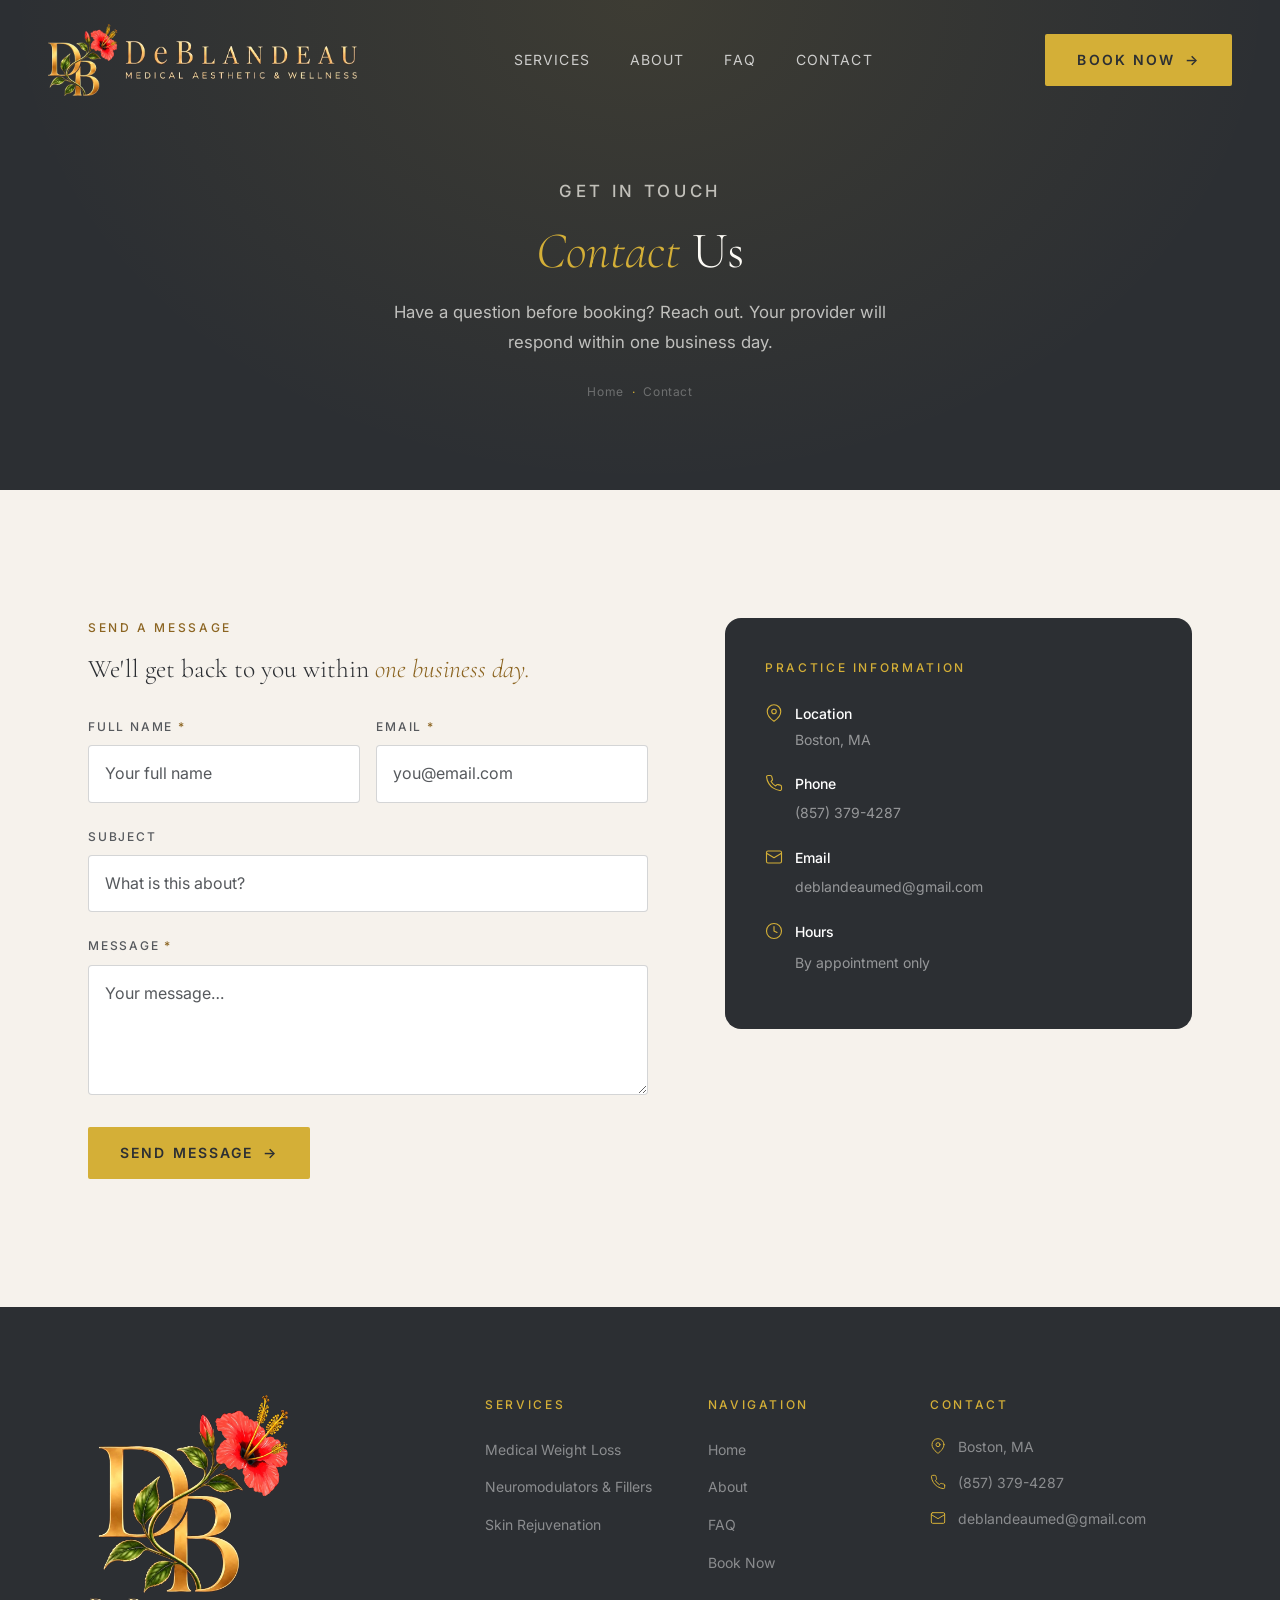
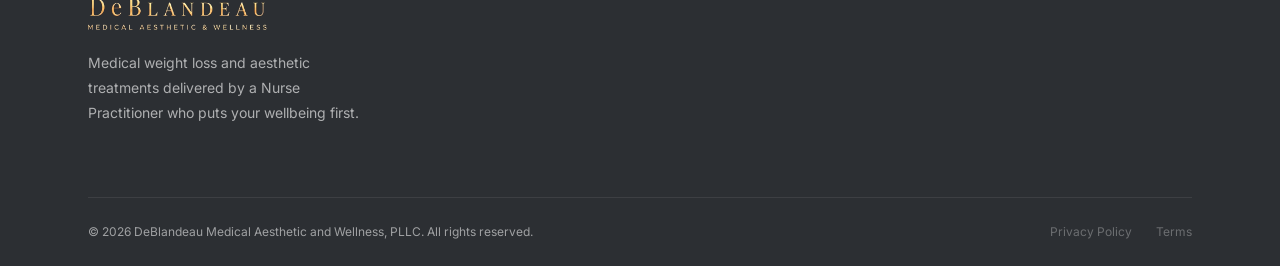
<file: contact.html>
<!DOCTYPE html>
<html lang="en">
<head>
  <meta charset="UTF-8" />
  <meta name="viewport" content="width=device-width, initial-scale=1.0" />
  <meta name="description" content="Contact DeBlandeau Medical Aesthetic and Wellness, PLLC — medical weight loss and aesthetic treatments by Daphne Matthews, NP." />
  <title>Contact | DeBlandeau Medical Aesthetic and Wellness, PLLC</title>
  <link rel="canonical" href="https://deblandeau.com/contact.html" />
  <meta name="theme-color" content="#2C2F33" />
  <meta property="og:type" content="website" />
  <meta property="og:site_name" content="DeBlandeau Medical Aesthetic and Wellness, PLLC" />
  <meta property="og:title" content="Contact | DeBlandeau Medical Aesthetic and Wellness, PLLC" />
  <meta property="og:description" content="Have a question before booking? Reach out — we respond within one business day." />
  <meta property="og:url" content="https://deblandeau.com/contact.html" />
  <meta property="og:image" content="https://deblandeau.com/assets/images/hero-daphne.jpg" />
  <meta name="twitter:card" content="summary_large_image" />
  <link rel="icon" href="assets/favicon.svg?v=20260820b" type="image/svg+xml" />
  <link rel="apple-touch-icon" href="assets/favicon.svg?v=20260820b" />
  <link rel="preconnect" href="https://fonts.googleapis.com" />
  <link rel="preconnect" href="https://fonts.gstatic.com" crossorigin />
  <link rel="preload" as="style" href="https://fonts.googleapis.com/css2?family=Cormorant+Garamond:ital,wght@0,300;0,400;0,500;0,600;1,300;1,400;1,500&family=Inter:wght@300;400;500;600&display=swap" />
  <link rel="stylesheet" href="https://fonts.googleapis.com/css2?family=Cormorant+Garamond:ital,wght@0,300;0,400;0,500;0,600;1,300;1,400;1,500&family=Inter:wght@300;400;500;600&display=swap" />
  <link rel="stylesheet" href="style.css?v=20261102d" />
</head>
<body>
  <nav class="navbar" aria-label="Main navigation">
    <a href="index.html" class="nav-logo" aria-label="DeBlandeau Medical Aesthetic and Wellness, PLLC — home"><img src="assets/images/logo-wide.webp?v=20261102" class="logo-img" alt="" width="927" height="216" /></a>
    <ul class="nav-links" role="list">
      <li><a href="services.html">Services</a></li>
      <li><a href="about.html">About</a></li>
      <li><a href="faq.html">FAQ</a></li>
      <li><a href="contact.html">Contact</a></li>
    </ul>
    <a href="https://clientportal.us.zandahealth.com/clientportal/deblandeaumedicalaestheticsand/appointment-booking" target="_blank" rel="noopener noreferrer" class="btn-primary nav-cta">Book Now <span class="arrow">→</span></a>
    <button class="nav-toggle" aria-label="Open menu"><span></span><span></span><span></span></button>
  </nav>
  <nav class="nav-mobile" aria-label="Mobile navigation">
    <a href="index.html">Home</a><a href="services.html">Services</a>
    <a href="about.html">About</a><a href="faq.html">FAQ</a>
    <a href="contact.html">Contact</a>
    <a href="https://clientportal.us.zandahealth.com/clientportal/deblandeaumedicalaestheticsand/appointment-booking" target="_blank" rel="noopener noreferrer" class="text-accent">Book a Consultation →</a>
  </nav>

  <section class="page-hero">
    <div class="container">
      <p class="eyebrow">Get in Touch</p>
      <h1><em>Contact</em> Us</h1>
      <p>Have a question before booking? Reach out. Your provider will respond within one business day.</p>
      <nav class="breadcrumb" aria-label="Breadcrumb"><a href="index.html">Home</a><span class="sep">·</span><span aria-current="page">Contact</span></nav>
    </div>
  </section>

  <section class="section" aria-labelledby="contact-heading">
    <div class="container">
      <div class="contact-layout">
        <div class="reveal">
          <p class="eyebrow" style="margin-bottom: 1rem;">Send a Message</p>
          <h2 id="contact-heading" style="font-size: var(--fs-h3); font-family: var(--font-display); font-weight: 300; margin-bottom: 2rem; line-height: 1.2;">We'll get back to you within <em style="font-style:italic;color:var(--accent-ink);">one business day.</em></h2>
          <form class="contact-form" action="https://formspree.io/f/xzepodjv" method="POST" novalidate aria-label="Contact form">
            <input type="hidden" name="_subject" value="New contact message — DeBlandeau" />
            <input type="checkbox" name="_gotcha" class="sr-only" style="display:none" tabindex="-1" autocomplete="off" aria-hidden="true" />
            <div class="form-row">
              <div class="form-group"><label class="form-label" for="c-name">Full Name <span style="color:var(--accent-ink)">*</span></label><input class="form-control" type="text" id="c-name" name="name" required autocomplete="name" placeholder="Your full name" /></div>
              <div class="form-group"><label class="form-label" for="c-email">Email <span style="color:var(--accent-ink)">*</span></label><input class="form-control" type="email" id="c-email" name="email" required autocomplete="email" placeholder="you@email.com" /></div>
            </div>
            <div class="form-group"><label class="form-label" for="c-subject">Subject</label><input class="form-control" type="text" id="c-subject" name="subject" placeholder="What is this about?" /></div>
            <div class="form-group"><label class="form-label" for="c-message">Message <span style="color:var(--accent-ink)">*</span></label><textarea class="form-control" id="c-message" name="message" required placeholder="Your message…"></textarea></div>
            <button type="submit" class="btn-primary">Send Message <span class="arrow">→</span></button>
            <div class="form-message" style="margin-top: 1rem; padding: 1rem; background: rgba(var(--accent-rgb), 0.1); border: 1px solid var(--accent); border-radius: var(--radius-sm); font-size: var(--fs-small); color: var(--accent-deep); display: none;" aria-live="polite"></div>
          </form>
        </div>
        <div class="reveal reveal-delay-1">
          <div style="background: var(--dark); border-radius: var(--radius-lg); padding: 2.5rem; color: var(--white); margin-bottom: 1.5rem; --accent-text: var(--accent);">
            <p class="eyebrow" style="margin-bottom: 1.5rem;">Practice Information</p>
            <div class="footer-contact-item" style="margin-bottom: 1.25rem;"><span class="icon" style="color: var(--accent);" aria-hidden="true"><svg xmlns="http://www.w3.org/2000/svg" width="18" height="18" viewBox="0 0 24 24" fill="none" stroke="currentColor" stroke-width="1.5" stroke-linecap="round" stroke-linejoin="round" style="display:block"><path d="M21 10c0 7-9 13-9 13s-9-6-9-13a9 9 0 0 1 18 0z"/><circle cx="12" cy="10" r="3"/></svg></span><div><p style="font-size: var(--fs-small); font-weight: 500; color: var(--white); margin-bottom: 0.2rem;">Location</p><p style="font-size: var(--fs-small); color: rgba(255,255,255,0.5); line-height: 1.6;">Boston, MA</p></div></div>
            <div class="footer-contact-item" style="margin-bottom: 1.25rem;"><span class="icon" style="color: var(--accent);" aria-hidden="true"><svg xmlns="http://www.w3.org/2000/svg" width="18" height="18" viewBox="0 0 24 24" fill="none" stroke="currentColor" stroke-width="1.5" stroke-linecap="round" stroke-linejoin="round" style="display:block"><path d="M22 16.92v3a2 2 0 0 1-2.18 2 19.79 19.79 0 0 1-8.63-3.07 19.5 19.5 0 0 1-6-6 19.79 19.79 0 0 1-3.07-8.67A2 2 0 0 1 4.11 2h3a2 2 0 0 1 2 1.72 12.84 12.84 0 0 0 .7 2.81 2 2 0 0 1-.45 2.11L8.09 9.91a16 16 0 0 0 6 6l1.27-1.27a2 2 0 0 1 2.11-.45 12.84 12.84 0 0 0 2.81.7A2 2 0 0 1 22 16.92z"/></svg></span><div><p style="font-size: var(--fs-small); font-weight: 500; color: var(--white); margin-bottom: 0.2rem;">Phone</p><a href="tel:+18573794287" style="font-size: var(--fs-small); color: rgba(255,255,255,0.5);">(857) 379-4287</a></div></div>
            <div class="footer-contact-item" style="margin-bottom: 1.25rem;"><span class="icon" style="color: var(--accent);" aria-hidden="true"><svg xmlns="http://www.w3.org/2000/svg" width="18" height="18" viewBox="0 0 24 24" fill="none" stroke="currentColor" stroke-width="1.5" stroke-linecap="round" stroke-linejoin="round" style="display:block"><rect x="2" y="4" width="20" height="16" rx="2"/><path d="m22 7-10 6L2 7"/></svg></span><div><p style="font-size: var(--fs-small); font-weight: 500; color: var(--white); margin-bottom: 0.2rem;">Email</p><a href="mailto:deblandeaumed@gmail.com" style="font-size: var(--fs-small); color: rgba(255,255,255,0.5);">deblandeaumed@gmail.com</a></div></div>
            <div class="footer-contact-item"><span class="icon" style="color: var(--accent);" aria-hidden="true"><svg xmlns="http://www.w3.org/2000/svg" width="18" height="18" viewBox="0 0 24 24" fill="none" stroke="currentColor" stroke-width="1.5" stroke-linecap="round" stroke-linejoin="round" style="display:block"><circle cx="12" cy="12" r="10"/><path d="M12 6v6l4 2"/></svg></span><div><p style="font-size: var(--fs-small); font-weight: 500; color: var(--white); margin-bottom: 0.4rem;">Hours</p><p style="font-size: var(--fs-small); color: rgba(255,255,255,0.5); line-height: 1.8;">By appointment only</p></div></div>
          </div>
          <!-- Map removed until a definitive practice address is set (client request, Sep 2026). Restore the iframe here with the confirmed address. -->
        </div>
      </div>
    </div>
  </section>

  <footer aria-label="Site footer">
    <div class="container">
      <div class="footer-grid">
        <div class="footer-brand"><a href="index.html" class="nav-logo" aria-label="DeBlandeau Medical Aesthetic and Wellness, PLLC — home"><img src="assets/images/logo-full.webp?v=20261102c" class="logo-img" alt="" width="720" height="843" /></a><p>Medical weight loss and aesthetic treatments delivered by a Nurse Practitioner who puts your wellbeing first.</p><!-- Social links removed until real handles exist (audit 2026-07-04). Restore .footer-social block here. --></div>
        <div class="footer-col"><h4>Services</h4><ul role="list"><li><a href="services.html#weight-loss">Medical Weight Loss</a></li><li><a href="services.html#injectables">Neuromodulators &amp; Fillers</a></li><li><a href="services.html#aesthetics">Skin Rejuvenation</a></li></ul></div>
        <div class="footer-col"><h4>Navigation</h4><ul role="list"><li><a href="index.html">Home</a></li><li><a href="about.html">About</a></li><li><a href="faq.html">FAQ</a></li><li><a href="https://clientportal.us.zandahealth.com/clientportal/deblandeaumedicalaestheticsand/appointment-booking" target="_blank" rel="noopener noreferrer">Book Now</a></li></ul></div>
        <div class="footer-col"><h4>Contact</h4><div class="footer-contact-item"><span class="icon" aria-hidden="true"><svg xmlns="http://www.w3.org/2000/svg" width="16" height="16" viewBox="0 0 24 24" fill="none" stroke="currentColor" stroke-width="1.5" stroke-linecap="round" stroke-linejoin="round" style="display:block"><path d="M21 10c0 7-9 13-9 13s-9-6-9-13a9 9 0 0 1 18 0z"/><circle cx="12" cy="10" r="3"/></svg></span><span>Boston, MA</span></div><div class="footer-contact-item"><span class="icon" aria-hidden="true"><svg xmlns="http://www.w3.org/2000/svg" width="16" height="16" viewBox="0 0 24 24" fill="none" stroke="currentColor" stroke-width="1.5" stroke-linecap="round" stroke-linejoin="round" style="display:block"><path d="M22 16.92v3a2 2 0 0 1-2.18 2 19.79 19.79 0 0 1-8.63-3.07 19.5 19.5 0 0 1-6-6 19.79 19.79 0 0 1-3.07-8.67A2 2 0 0 1 4.11 2h3a2 2 0 0 1 2 1.72 12.84 12.84 0 0 0 .7 2.81 2 2 0 0 1-.45 2.11L8.09 9.91a16 16 0 0 0 6 6l1.27-1.27a2 2 0 0 1 2.11-.45 12.84 12.84 0 0 0 2.81.7A2 2 0 0 1 22 16.92z"/></svg></span><span><a href="tel:+18573794287">(857) 379-4287</a></span></div><div class="footer-contact-item"><span class="icon" aria-hidden="true"><svg xmlns="http://www.w3.org/2000/svg" width="16" height="16" viewBox="0 0 24 24" fill="none" stroke="currentColor" stroke-width="1.5" stroke-linecap="round" stroke-linejoin="round" style="display:block"><rect x="2" y="4" width="20" height="16" rx="2"/><path d="m22 7-10 6L2 7"/></svg></span><span><a href="mailto:deblandeaumed@gmail.com">deblandeaumed@gmail.com</a></span></div></div>
      </div>
      <div class="footer-bottom"><p>&copy; <span id="year"></span> DeBlandeau Medical Aesthetic and Wellness, PLLC. All rights reserved.</p><div class="footer-bottom-links"><a href="privacy.html">Privacy Policy</a><a href="terms.html">Terms</a></div></div>
    </div>
  </footer>
  <div class="mobile-book-bar"><a href="https://clientportal.us.zandahealth.com/clientportal/deblandeaumedicalaestheticsand/appointment-booking" target="_blank" rel="noopener noreferrer" class="btn-primary">Book a Consultation <span class="arrow" aria-hidden="true">→</span></a></div>

  <script src="main.js?v=20261016"></script>
  <script>document.getElementById('year').textContent = new Date().getFullYear();</script>
</body>
</html>
</file>
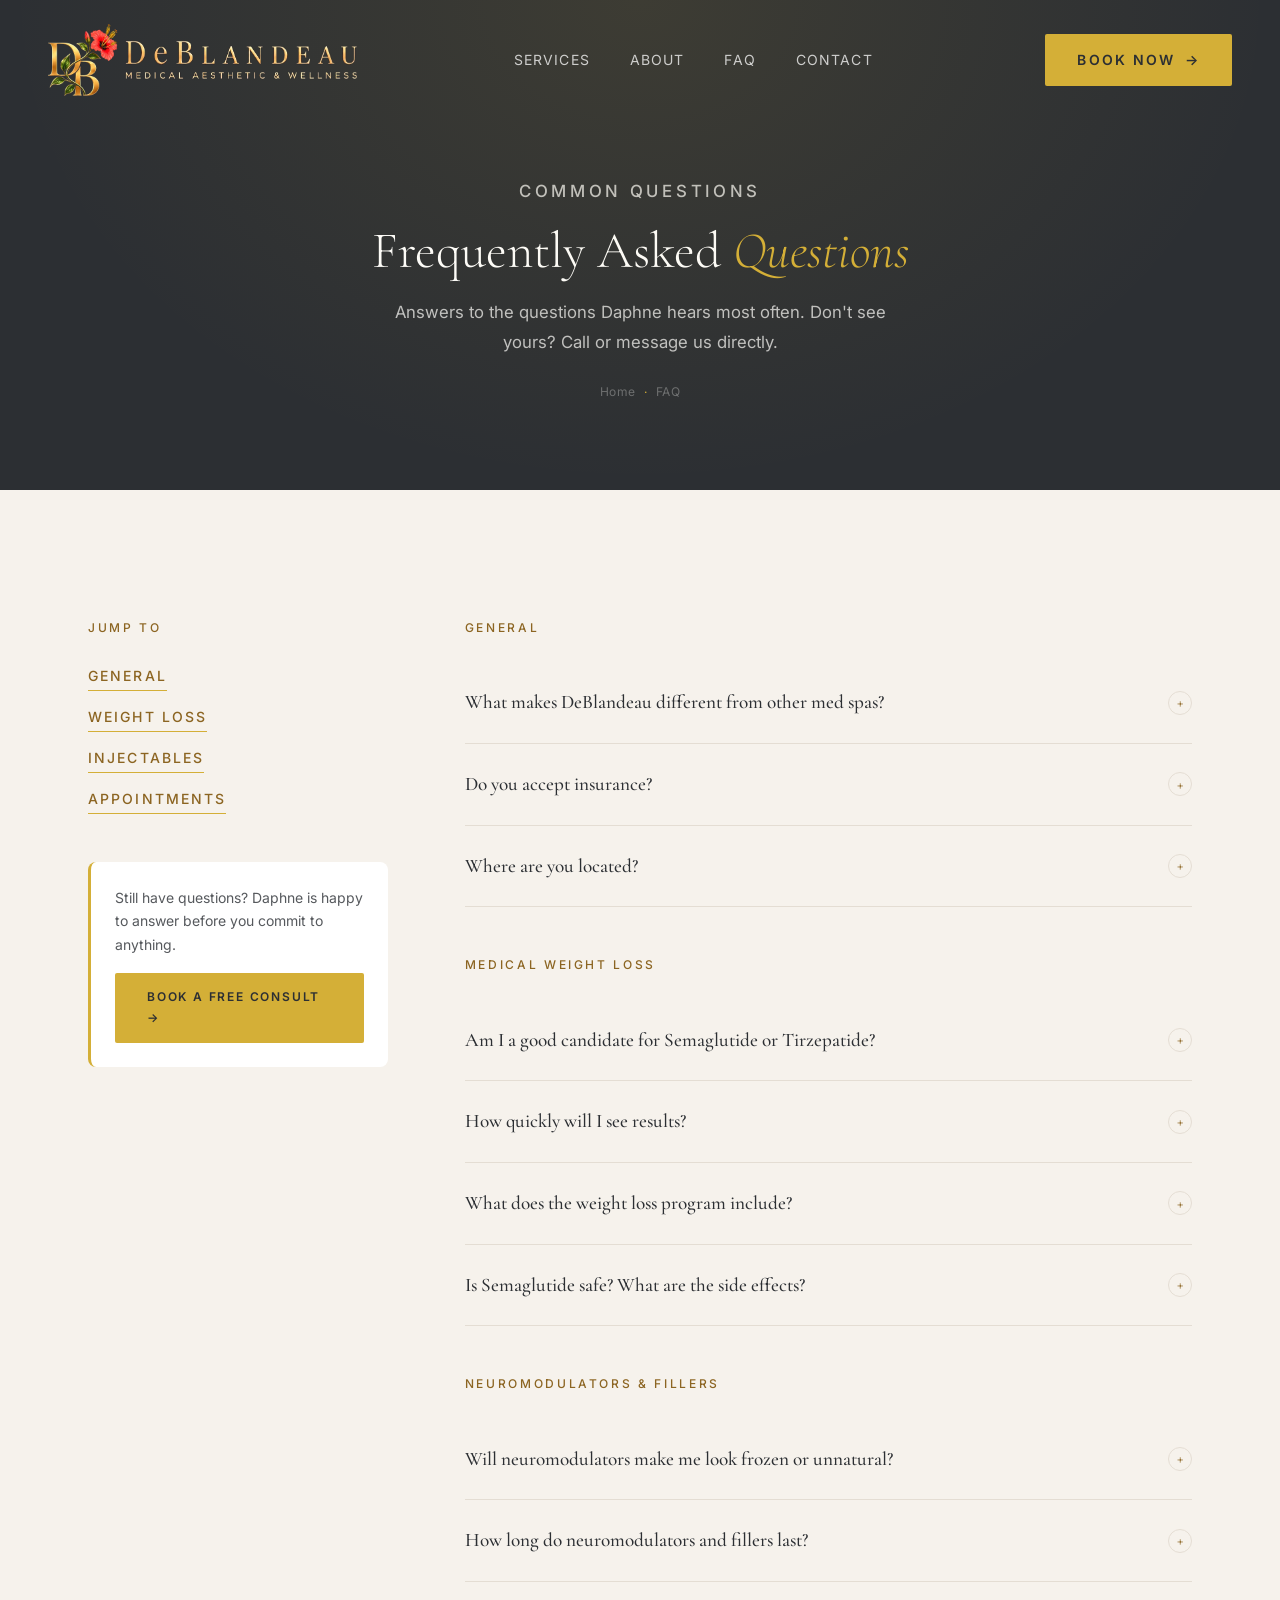
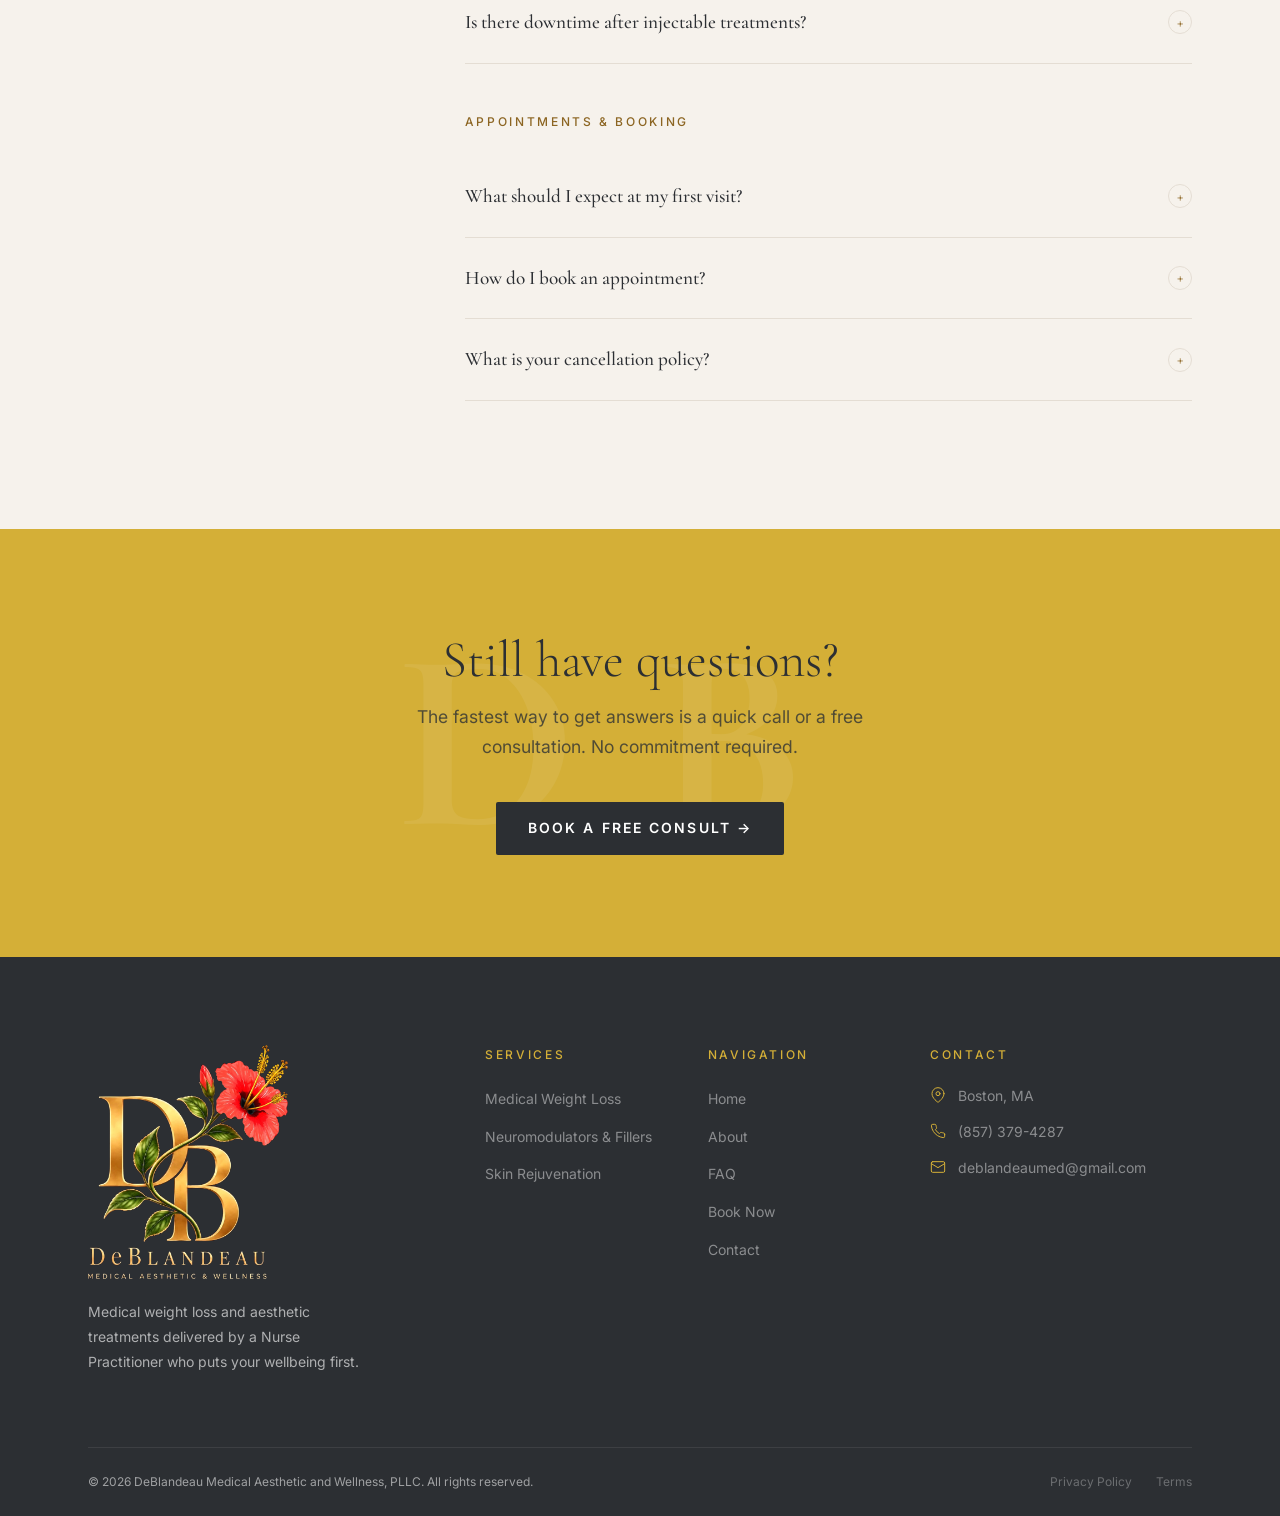
<file: faq.html>
<!DOCTYPE html>
<html lang="en">
<head>
  <meta charset="UTF-8" />
  <meta name="viewport" content="width=device-width, initial-scale=1.0" />
  <meta name="description" content="Frequently asked questions about medical weight loss, neuromodulators, fillers, and aesthetic treatments at DeBlandeau Medical Aesthetic and Wellness, PLLC." />
  <title>FAQ | DeBlandeau Medical Aesthetic and Wellness, PLLC</title>
  <link rel="canonical" href="https://deblandeau.com/faq.html" />
  <meta name="theme-color" content="#2C2F33" />
  <meta property="og:type" content="website" />
  <meta property="og:site_name" content="DeBlandeau Medical Aesthetic and Wellness, PLLC" />
  <meta property="og:title" content="FAQ | DeBlandeau Medical Aesthetic and Wellness, PLLC" />
  <meta property="og:description" content="Answers about medical weight loss, neuromodulators, fillers, and appointments." />
  <meta property="og:url" content="https://deblandeau.com/faq.html" />
  <meta property="og:image" content="https://deblandeau.com/assets/images/hero-daphne.jpg" />
  <meta name="twitter:card" content="summary_large_image" />
  <link rel="icon" href="assets/favicon.svg?v=20260820b" type="image/svg+xml" />
  <link rel="apple-touch-icon" href="assets/favicon.svg?v=20260820b" />
  <link rel="preconnect" href="https://fonts.googleapis.com" />
  <link rel="preconnect" href="https://fonts.gstatic.com" crossorigin />
  <link rel="preload" as="style" href="https://fonts.googleapis.com/css2?family=Cormorant+Garamond:ital,wght@0,300;0,400;0,500;0,600;1,300;1,400;1,500&family=Inter:wght@300;400;500;600&display=swap" />
  <link rel="stylesheet" href="https://fonts.googleapis.com/css2?family=Cormorant+Garamond:ital,wght@0,300;0,400;0,500;0,600;1,300;1,400;1,500&family=Inter:wght@300;400;500;600&display=swap" />
  <link rel="stylesheet" href="style.css?v=20261102d" />
</head>
<body>
  <nav class="navbar" aria-label="Main navigation">
    <a href="index.html" class="nav-logo" aria-label="DeBlandeau Medical Aesthetic and Wellness, PLLC — home"><img src="assets/images/logo-wide.webp?v=20261102" class="logo-img" alt="" width="927" height="216" /></a>
    <ul class="nav-links" role="list">
      <li><a href="services.html">Services</a></li>
      <li><a href="about.html">About</a></li>
      <li><a href="faq.html">FAQ</a></li>
      <li><a href="contact.html">Contact</a></li>
    </ul>
    <a href="https://clientportal.us.zandahealth.com/clientportal/deblandeaumedicalaestheticsand/appointment-booking" target="_blank" rel="noopener noreferrer" class="btn-primary nav-cta">Book Now <span class="arrow">→</span></a>
    <button class="nav-toggle" aria-label="Open menu"><span></span><span></span><span></span></button>
  </nav>
  <nav class="nav-mobile" aria-label="Mobile navigation">
    <a href="index.html">Home</a>
    <a href="services.html">Services</a>
    <a href="about.html">About</a>
    <a href="faq.html">FAQ</a>
    <a href="contact.html">Contact</a>
    <a href="https://clientportal.us.zandahealth.com/clientportal/deblandeaumedicalaestheticsand/appointment-booking" target="_blank" rel="noopener noreferrer" class="text-accent">Book a Consultation →</a>
  </nav>

  <section class="page-hero">
    <div class="container">
      <p class="eyebrow">Common Questions</p>
      <h1>Frequently Asked <em>Questions</em></h1>
      <p>Answers to the questions Daphne hears most often. Don't see yours? Call or message us directly.</p>
      <nav class="breadcrumb" aria-label="Breadcrumb">
        <a href="index.html">Home</a>
        <span class="sep" aria-hidden="true">·</span>
        <span aria-current="page">FAQ</span>
      </nav>
    </div>
  </section>

  <section class="section" aria-labelledby="faq-general">
    <div class="container">
      <div class="faq-layout">
        <div class="reveal" style="position: sticky; top: 100px;">
          <p class="eyebrow" style="margin-bottom: 1.5rem;">Jump to</p>
          <ul style="display: flex; flex-direction: column; gap: 0.75rem; list-style: none; padding: 0; margin: 0;">
            <li><a href="#faq-general" class="btn-ghost" style="font-size: var(--fs-small);">General</a></li>
            <li><a href="#faq-weightloss" class="btn-ghost" style="font-size: var(--fs-small);">Weight Loss</a></li>
            <li><a href="#faq-injectables" class="btn-ghost" style="font-size: var(--fs-small);">Injectables</a></li>
            <li><a href="#faq-appointments" class="btn-ghost" style="font-size: var(--fs-small);">Appointments</a></li>
          </ul>
          <div style="margin-top: 3rem; padding: 1.5rem; background: var(--surface); border-radius: var(--radius); border-left: 3px solid var(--accent);">
            <p style="font-size: var(--fs-small); color: var(--text-muted); line-height: 1.7; margin-bottom: 1rem;">Still have questions? Daphne is happy to answer before you commit to anything.</p>
            <a href="https://clientportal.us.zandahealth.com/clientportal/deblandeaumedicalaestheticsand/appointment-booking" target="_blank" rel="noopener noreferrer" class="btn-primary" style="font-size: var(--fs-xs);">Book a Free Consult →</a>
          </div>
        </div>

        <div>
          <div id="faq-general" style="margin-bottom: 3rem;">
            <p class="eyebrow reveal" style="margin-bottom: 1.5rem;">General</p>
            <dl class="faq-list">
              <div class="faq-item reveal">
                <dt><button class="faq-question" aria-expanded="false">What makes DeBlandeau different from other med spas?<span class="faq-icon" aria-hidden="true">+</span></button></dt>
                <dd class="faq-answer" role="region"><div class="faq-answer-inner">DeBlandeau is an NP-owned, single-provider practice. Every consultation, treatment, and follow-up is with the same provider, allowing you to build a trusted relationship and receive consistent, personalized care.</div></dd>
              </div>
              <div class="faq-item reveal">
                <dt><button class="faq-question" aria-expanded="false">Do you accept insurance?<span class="faq-icon" aria-hidden="true">+</span></button></dt>
                <dd class="faq-answer" role="region"><div class="faq-answer-inner">Most aesthetic and weight loss treatments are elective and not covered by standard health insurance. We accept all major credit cards and offer flexible payment options. Contact us to discuss your specific situation.</div></dd>
              </div>
              <div class="faq-item reveal">
                <dt><button class="faq-question" aria-expanded="false">Where are you located?<span class="faq-icon" aria-hidden="true">+</span></button></dt>
                <dd class="faq-answer" role="region"><div class="faq-answer-inner">We are located in Boston, MA. The full address and parking details will be shared when your appointment is confirmed.</div></dd>
              </div>
            </dl>
          </div>

          <div id="faq-weightloss" style="margin-bottom: 3rem;">
            <p class="eyebrow reveal" style="margin-bottom: 1.5rem;">Medical Weight Loss</p>
            <dl class="faq-list">
              <div class="faq-item reveal">
                <dt><button class="faq-question" aria-expanded="false">Am I a good candidate for Semaglutide or Tirzepatide?<span class="faq-icon" aria-hidden="true">+</span></button></dt>
                <dd class="faq-answer" role="region"><div class="faq-answer-inner">GLP-1 medications, including Semaglutide and Tirzepatide, may be appropriate for adults with a BMI of 27 or higher who have weight-related health conditions, or a BMI of 30 or higher. During your consultation, your provider will review your medical history, current medications, lifestyle, and health goals to determine whether treatment is appropriate for you and develop a personalized care plan.</div></dd>
              </div>
              <div class="faq-item reveal">
                <dt><button class="faq-question" aria-expanded="false">How quickly will I see results?<span class="faq-icon" aria-hidden="true">+</span></button></dt>
                <dd class="faq-answer" role="region"><div class="faq-answer-inner">Most patients begin noticing changes within the first 4–8 weeks. Results vary based on starting weight, medication dose, and lifestyle factors. Your provider will help you set realistic, personalized milestones.</div></dd>
              </div>
              <div class="faq-item reveal">
                <dt><button class="faq-question" aria-expanded="false">What does the weight loss program include?<span class="faq-icon" aria-hidden="true">+</span></button></dt>
                <dd class="faq-answer" role="region"><div class="faq-answer-inner">Your program includes an initial consultation and health assessment, a personalized medication protocol, monthly progress check-ins, and ongoing support. Nutrition and lifestyle guidance is woven into every visit.</div></dd>
              </div>
              <div class="faq-item reveal">
                <dt><button class="faq-question" aria-expanded="false">Is Semaglutide safe? What are the side effects?<span class="faq-icon" aria-hidden="true">+</span></button></dt>
                <dd class="faq-answer" role="region"><div class="faq-answer-inner">Semaglutide and Tirzepatide are FDA-approved and have a strong safety record when properly supervised. The most common side effects are mild nausea, especially early in treatment. These typically subside as your body adjusts. Your provider monitors your response and adjusts dosing to minimize discomfort.</div></dd>
              </div>
            </dl>
          </div>

          <div id="faq-injectables" style="margin-bottom: 3rem;">
            <p class="eyebrow reveal" style="margin-bottom: 1.5rem;">Neuromodulators &amp; Fillers</p>
            <dl class="faq-list">
              <div class="faq-item reveal">
                <dt><button class="faq-question" aria-expanded="false">Will neuromodulators make me look frozen or unnatural?<span class="faq-icon" aria-hidden="true">+</span></button></dt>
                <dd class="faq-answer" role="region"><div class="faq-answer-inner">When administered with appropriate dosing and technique, neuromodulator treatments are designed to produce subtle, natural-looking results. Your provider takes a conservative approach, particularly for first-time patients, to preserve natural facial movement while achieving a refreshed appearance. Additional treatment can always be added over time if desired.</div></dd>
              </div>
              <div class="faq-item reveal">
                <dt><button class="faq-question" aria-expanded="false">How long do neuromodulators and fillers last?<span class="faq-icon" aria-hidden="true">+</span></button></dt>
                <dd class="faq-answer" role="region"><div class="faq-answer-inner">Neuromodulators typically last 3–4 months. Dermal fillers last anywhere from 6–18 months depending on the product used and the area treated. Your provider will walk you through expected longevity during your consultation.</div></dd>
              </div>
              <div class="faq-item reveal">
                <dt><button class="faq-question" aria-expanded="false">Is there downtime after injectable treatments?<span class="faq-icon" aria-hidden="true">+</span></button></dt>
                <dd class="faq-answer" role="region"><div class="faq-answer-inner">Most patients can return to their normal activities the same day. Mild redness, swelling, or bruising at the injection site is common and typically resolves within a few days. Your provider will review your personalized aftercare instructions to help support a smooth recovery and optimal results.</div></dd>
              </div>
            </dl>
          </div>

          <div id="faq-appointments">
            <p class="eyebrow reveal" style="margin-bottom: 1.5rem;">Appointments &amp; Booking</p>
            <dl class="faq-list">
              <div class="faq-item reveal">
                <dt><button class="faq-question" aria-expanded="false">What should I expect at my first visit?<span class="faq-icon" aria-hidden="true">+</span></button></dt>
                <dd class="faq-answer" role="region"><div class="faq-answer-inner">Your first visit is a comprehensive consultation focused on understanding your health history, goals, and concerns. Your provider will review your medical history, discuss your treatment options, answer your questions, and recommend a personalized plan. You'll leave with a clear understanding of your options and the information you need to make an informed decision about your care.</div></dd>
              </div>
              <div class="faq-item reveal">
                <dt><button class="faq-question" aria-expanded="false">How do I book an appointment?<span class="faq-icon" aria-hidden="true">+</span></button></dt>
                <dd class="faq-answer" role="region"><div class="faq-answer-inner">Use the Book Now button on this site, call us directly, or send a message through the Contact page. Your provider sees patients by appointment only and typically responds within one business day.</div></dd>
              </div>
              <div class="faq-item reveal">
                <dt><button class="faq-question" aria-expanded="false">What is your cancellation policy?<span class="faq-icon" aria-hidden="true">+</span></button></dt>
                <dd class="faq-answer" role="region"><div class="faq-answer-inner">We ask for at least 24 hours notice to cancel or reschedule an appointment. This allows us to offer that time to another patient. Late cancellations or no-shows may be subject to a fee.</div></dd>
              </div>
            </dl>
          </div>
        </div>
      </div>
    </div>
  </section>

  <section class="cta-banner" aria-label="Call to action">
    <div class="container">
      <h2 class="reveal">Still have questions?</h2>
      <p class="reveal reveal-delay-1">The fastest way to get answers is a quick call or a free consultation. No commitment required.</p>
      <a href="https://clientportal.us.zandahealth.com/clientportal/deblandeaumedicalaestheticsand/appointment-booking" target="_blank" rel="noopener noreferrer" class="btn-primary reveal reveal-delay-2">Book a Free Consult →</a>
    </div>
  </section>

  <footer aria-label="Site footer">
    <div class="container">
      <div class="footer-grid">
        <div class="footer-brand">
          <a href="index.html" class="nav-logo" aria-label="DeBlandeau Medical Aesthetic and Wellness, PLLC — home"><img src="assets/images/logo-full.webp?v=20261102c" class="logo-img" alt="" width="720" height="843" /></a>
          <p>Medical weight loss and aesthetic treatments delivered by a Nurse Practitioner who puts your wellbeing first.</p>
          <!-- Social links removed until real handles exist (audit 2026-07-04). Restore .footer-social block here. -->
        </div>
        <div class="footer-col"><h4>Services</h4><ul role="list"><li><a href="services.html#weight-loss">Medical Weight Loss</a></li><li><a href="services.html#injectables">Neuromodulators &amp; Fillers</a></li><li><a href="services.html#aesthetics">Skin Rejuvenation</a></li></ul></div>
        <div class="footer-col"><h4>Navigation</h4><ul role="list"><li><a href="index.html">Home</a></li><li><a href="about.html">About</a></li><li><a href="faq.html">FAQ</a></li><li><a href="https://clientportal.us.zandahealth.com/clientportal/deblandeaumedicalaestheticsand/appointment-booking" target="_blank" rel="noopener noreferrer">Book Now</a></li><li><a href="contact.html">Contact</a></li></ul></div>
        <div class="footer-col"><h4>Contact</h4><div class="footer-contact-item"><span class="icon" aria-hidden="true"><svg xmlns="http://www.w3.org/2000/svg" width="16" height="16" viewBox="0 0 24 24" fill="none" stroke="currentColor" stroke-width="1.5" stroke-linecap="round" stroke-linejoin="round" style="display:block"><path d="M21 10c0 7-9 13-9 13s-9-6-9-13a9 9 0 0 1 18 0z"/><circle cx="12" cy="10" r="3"/></svg></span><span>Boston, MA</span></div><div class="footer-contact-item"><span class="icon" aria-hidden="true"><svg xmlns="http://www.w3.org/2000/svg" width="16" height="16" viewBox="0 0 24 24" fill="none" stroke="currentColor" stroke-width="1.5" stroke-linecap="round" stroke-linejoin="round" style="display:block"><path d="M22 16.92v3a2 2 0 0 1-2.18 2 19.79 19.79 0 0 1-8.63-3.07 19.5 19.5 0 0 1-6-6 19.79 19.79 0 0 1-3.07-8.67A2 2 0 0 1 4.11 2h3a2 2 0 0 1 2 1.72 12.84 12.84 0 0 0 .7 2.81 2 2 0 0 1-.45 2.11L8.09 9.91a16 16 0 0 0 6 6l1.27-1.27a2 2 0 0 1 2.11-.45 12.84 12.84 0 0 0 2.81.7A2 2 0 0 1 22 16.92z"/></svg></span><span><a href="tel:+18573794287">(857) 379-4287</a></span></div><div class="footer-contact-item"><span class="icon" aria-hidden="true"><svg xmlns="http://www.w3.org/2000/svg" width="16" height="16" viewBox="0 0 24 24" fill="none" stroke="currentColor" stroke-width="1.5" stroke-linecap="round" stroke-linejoin="round" style="display:block"><rect x="2" y="4" width="20" height="16" rx="2"/><path d="m22 7-10 6L2 7"/></svg></span><span><a href="mailto:deblandeaumed@gmail.com">deblandeaumed@gmail.com</a></span></div></div>
      </div>
      <div class="footer-bottom">
        <p>&copy; <span id="year"></span> DeBlandeau Medical Aesthetic and Wellness, PLLC. All rights reserved.</p>
        <div class="footer-bottom-links"><a href="privacy.html">Privacy Policy</a><a href="terms.html">Terms</a></div>
      </div>
    </div>
  </footer>
  <div class="mobile-book-bar"><a href="https://clientportal.us.zandahealth.com/clientportal/deblandeaumedicalaestheticsand/appointment-booking" target="_blank" rel="noopener noreferrer" class="btn-primary">Book a Consultation <span class="arrow" aria-hidden="true">→</span></a></div>

  <script src="main.js?v=20261016"></script>
  <script>document.getElementById('year').textContent = new Date().getFullYear();</script>
</body>
</html>
</file>
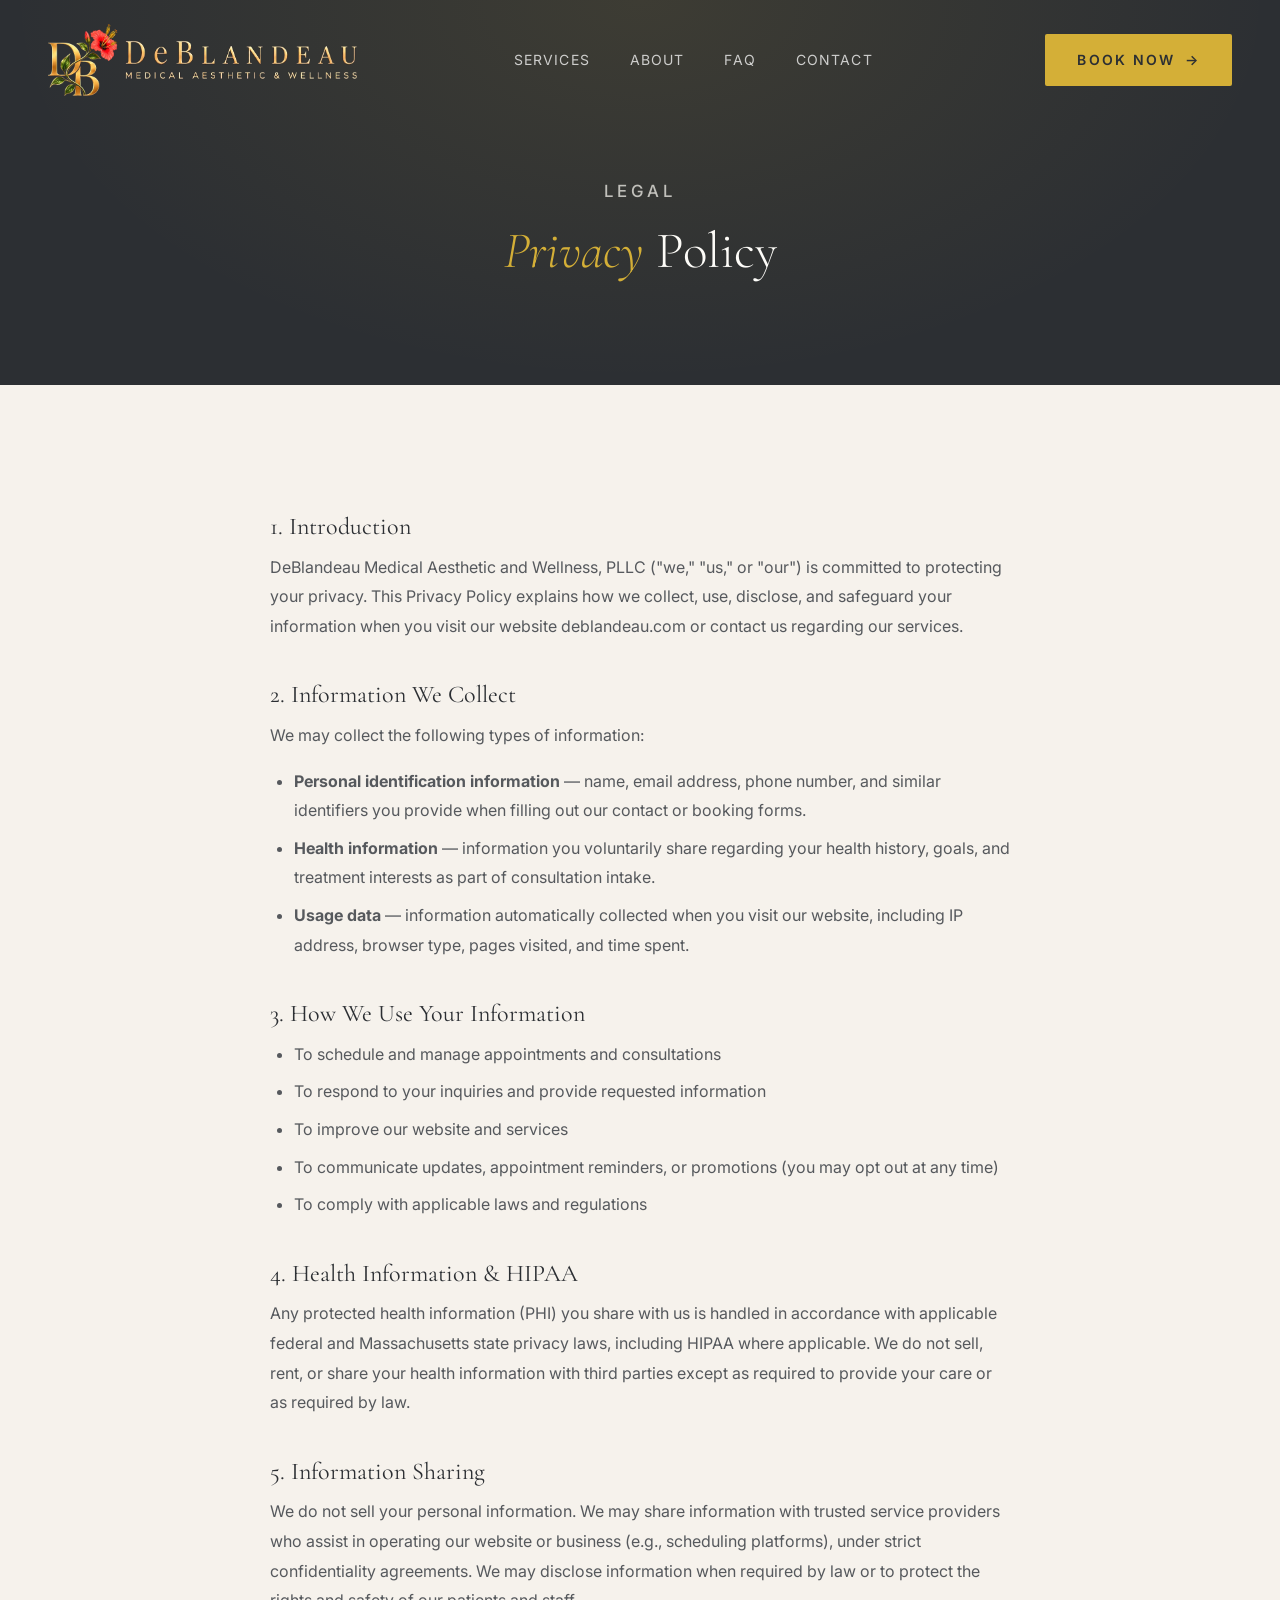
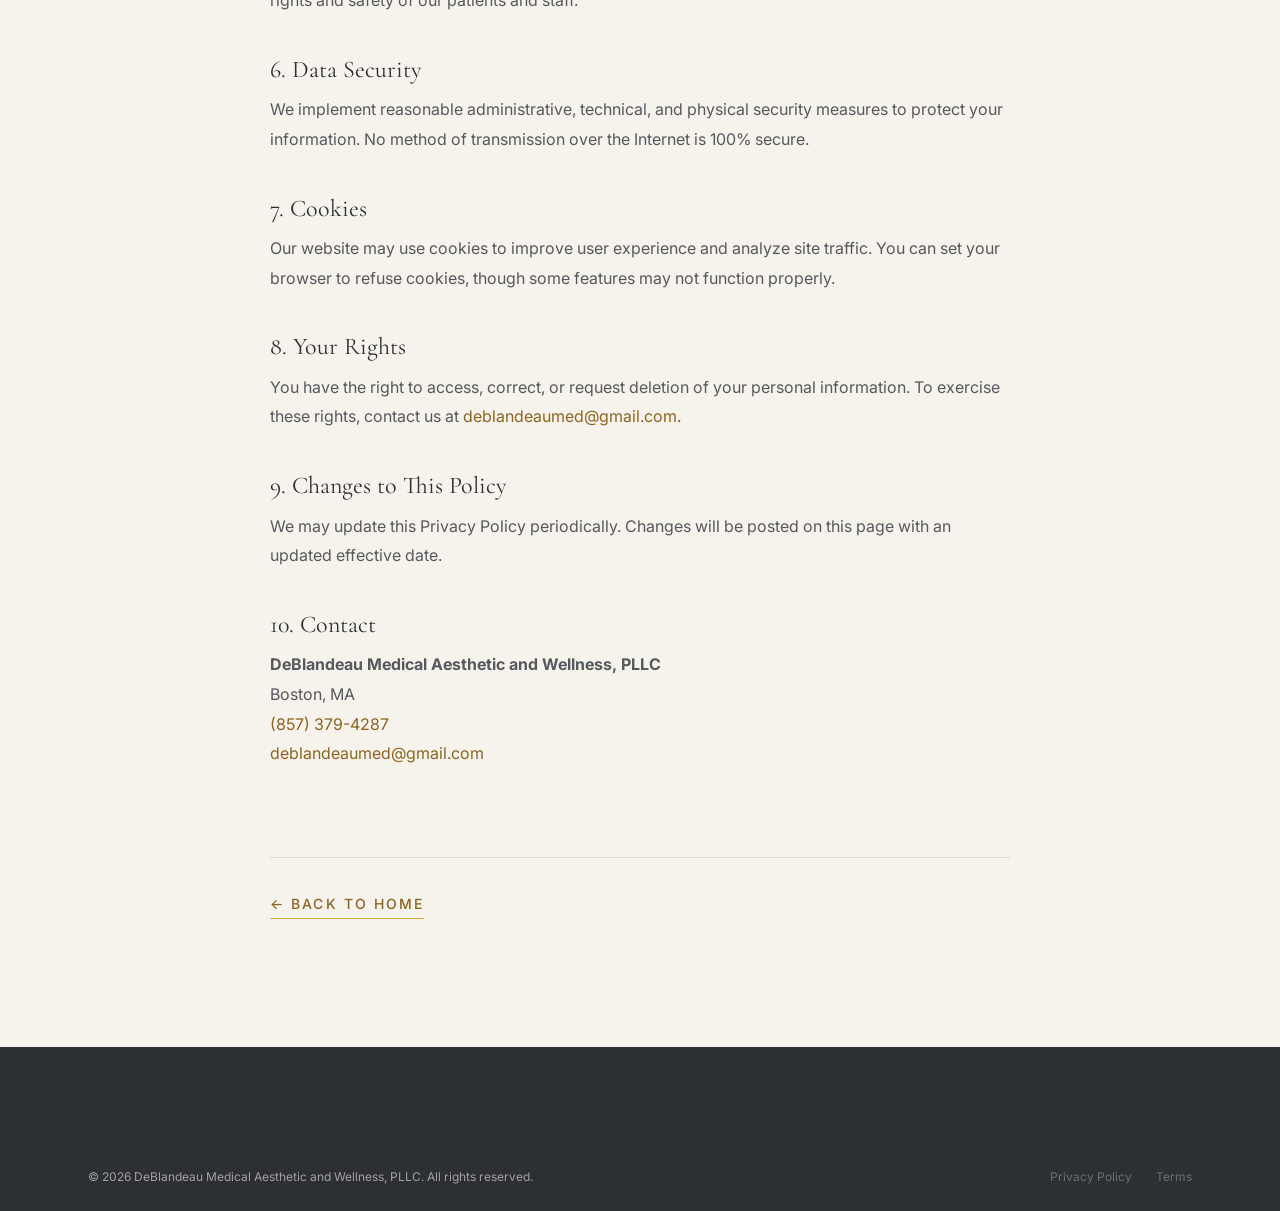
<file: privacy.html>
<!DOCTYPE html>
<html lang="en">
<head>
  <meta charset="UTF-8" />
  <meta name="viewport" content="width=device-width, initial-scale=1.0" />
  <meta name="robots" content="noindex" />
  <meta name="theme-color" content="#2C2F33" />
  <title>Privacy Policy | DeBlandeau Medical Aesthetic and Wellness, PLLC</title>
  <link rel="icon" href="assets/favicon.svg?v=20260820b" type="image/svg+xml" />
  <link rel="apple-touch-icon" href="assets/favicon.svg?v=20260820b" />
  <link rel="preconnect" href="https://fonts.googleapis.com" />
  <link rel="preconnect" href="https://fonts.gstatic.com" crossorigin />
  <link rel="preload" as="style" href="https://fonts.googleapis.com/css2?family=Cormorant+Garamond:ital,wght@0,300;0,400;0,500;0,600;1,300;1,400;1,500&family=Inter:wght@300;400;500;600&display=swap" />
  <link rel="stylesheet" href="https://fonts.googleapis.com/css2?family=Cormorant+Garamond:ital,wght@0,300;0,400;0,500;0,600;1,300;1,400;1,500&family=Inter:wght@300;400;500;600&display=swap" />
  <link rel="stylesheet" href="style.css?v=20261102d" />
</head>
<body>
  <nav class="navbar" aria-label="Main navigation">
    <a href="index.html" class="nav-logo" aria-label="DeBlandeau Medical Aesthetic and Wellness, PLLC — home"><img src="assets/images/logo-wide.webp?v=20261102" class="logo-img" alt="" width="927" height="216" /></a>
    <ul class="nav-links" role="list"><li><a href="services.html">Services</a></li><li><a href="about.html">About</a></li><li><a href="faq.html">FAQ</a></li><li><a href="contact.html">Contact</a></li></ul>
    <a href="https://clientportal.us.zandahealth.com/clientportal/deblandeaumedicalaestheticsand/appointment-booking" target="_blank" rel="noopener noreferrer" class="btn-primary nav-cta">Book Now <span class="arrow">→</span></a>
    <button class="nav-toggle" aria-label="Open menu"><span></span><span></span><span></span></button>
  </nav>
  <nav class="nav-mobile" aria-label="Mobile navigation"><a href="index.html">Home</a><a href="services.html">Services</a><a href="about.html">About</a><a href="faq.html">FAQ</a><a href="contact.html">Contact</a><a href="https://clientportal.us.zandahealth.com/clientportal/deblandeaumedicalaestheticsand/appointment-booking" target="_blank" rel="noopener noreferrer" class="text-accent">Book a Consultation →</a></nav>

  <section class="page-hero">
    <div class="container"><p class="eyebrow">Legal</p><h1><em>Privacy</em> Policy</h1><!-- Restore "Last updated: [date]" <p> here when the policy is finalized --></div>
  </section>

  <section class="section" aria-label="Privacy policy content">
    <div class="container">
      <div style="max-width: 740px; margin: 0 auto; display: flex; flex-direction: column; gap: 2.5rem;">
        <div><h2 style="font-family: var(--font-display); font-size: 1.5rem; font-weight: 400; margin-bottom: 0.75rem;">1. Introduction</h2><p style="color: var(--text-muted); line-height: 1.85;">DeBlandeau Medical Aesthetic and Wellness, PLLC ("we," "us," or "our") is committed to protecting your privacy. This Privacy Policy explains how we collect, use, disclose, and safeguard your information when you visit our website deblandeau.com or contact us regarding our services.</p></div>
        <div><h2 style="font-family: var(--font-display); font-size: 1.5rem; font-weight: 400; margin-bottom: 0.75rem;">2. Information We Collect</h2><p style="color: var(--text-muted); line-height: 1.85; margin-bottom: 1rem;">We may collect the following types of information:</p><ul style="color: var(--text-muted); line-height: 1.85; padding-left: 1.5rem; display: flex; flex-direction: column; gap: 0.5rem; list-style: disc;"><li><strong>Personal identification information</strong> — name, email address, phone number, and similar identifiers you provide when filling out our contact or booking forms.</li><li><strong>Health information</strong> — information you voluntarily share regarding your health history, goals, and treatment interests as part of consultation intake.</li><li><strong>Usage data</strong> — information automatically collected when you visit our website, including IP address, browser type, pages visited, and time spent.</li></ul></div>
        <div><h2 style="font-family: var(--font-display); font-size: 1.5rem; font-weight: 400; margin-bottom: 0.75rem;">3. How We Use Your Information</h2><ul style="color: var(--text-muted); line-height: 1.85; padding-left: 1.5rem; display: flex; flex-direction: column; gap: 0.5rem; list-style: disc;"><li>To schedule and manage appointments and consultations</li><li>To respond to your inquiries and provide requested information</li><li>To improve our website and services</li><li>To communicate updates, appointment reminders, or promotions (you may opt out at any time)</li><li>To comply with applicable laws and regulations</li></ul></div>
        <div><h2 style="font-family: var(--font-display); font-size: 1.5rem; font-weight: 400; margin-bottom: 0.75rem;">4. Health Information &amp; HIPAA</h2><p style="color: var(--text-muted); line-height: 1.85;">Any protected health information (PHI) you share with us is handled in accordance with applicable federal and Massachusetts state privacy laws, including HIPAA where applicable. We do not sell, rent, or share your health information with third parties except as required to provide your care or as required by law.</p></div>
        <div><h2 style="font-family: var(--font-display); font-size: 1.5rem; font-weight: 400; margin-bottom: 0.75rem;">5. Information Sharing</h2><p style="color: var(--text-muted); line-height: 1.85;">We do not sell your personal information. We may share information with trusted service providers who assist in operating our website or business (e.g., scheduling platforms), under strict confidentiality agreements. We may disclose information when required by law or to protect the rights and safety of our patients and staff.</p></div>
        <div><h2 style="font-family: var(--font-display); font-size: 1.5rem; font-weight: 400; margin-bottom: 0.75rem;">6. Data Security</h2><p style="color: var(--text-muted); line-height: 1.85;">We implement reasonable administrative, technical, and physical security measures to protect your information. No method of transmission over the Internet is 100% secure.</p></div>
        <div><h2 style="font-family: var(--font-display); font-size: 1.5rem; font-weight: 400; margin-bottom: 0.75rem;">7. Cookies</h2><p style="color: var(--text-muted); line-height: 1.85;">Our website may use cookies to improve user experience and analyze site traffic. You can set your browser to refuse cookies, though some features may not function properly.</p></div>
        <div><h2 style="font-family: var(--font-display); font-size: 1.5rem; font-weight: 400; margin-bottom: 0.75rem;">8. Your Rights</h2><p style="color: var(--text-muted); line-height: 1.85;">You have the right to access, correct, or request deletion of your personal information. To exercise these rights, contact us at <a href="mailto:deblandeaumed@gmail.com" style="color: var(--accent-ink);">deblandeaumed@gmail.com</a>.</p></div>
        <div><h2 style="font-family: var(--font-display); font-size: 1.5rem; font-weight: 400; margin-bottom: 0.75rem;">9. Changes to This Policy</h2><p style="color: var(--text-muted); line-height: 1.85;">We may update this Privacy Policy periodically. Changes will be posted on this page with an updated effective date.</p></div>
        <div><h2 style="font-family: var(--font-display); font-size: 1.5rem; font-weight: 400; margin-bottom: 0.75rem;">10. Contact</h2><p style="color: var(--text-muted); line-height: 1.85;"><strong>DeBlandeau Medical Aesthetic and Wellness, PLLC</strong><br>Boston, MA<br><a href="tel:+18573794287" style="color: var(--accent-ink);">(857) 379-4287</a><br><a href="mailto:deblandeaumed@gmail.com" style="color: var(--accent-ink);">deblandeaumed@gmail.com</a></p></div>
        <div style="margin-top: 3rem; padding-top: 2rem; border-top: 1px solid var(--border);"><a href="index.html" class="btn-ghost">← Back to Home</a></div>
      </div>
    </div>
  </section>

  <footer aria-label="Site footer">
    <div class="container">
      <div class="footer-bottom" style="border-top: none; padding-top: 2rem;">
        <p>&copy; <span id="year"></span> DeBlandeau Medical Aesthetic and Wellness, PLLC. All rights reserved.</p>
        <div class="footer-bottom-links"><a href="privacy.html">Privacy Policy</a><a href="terms.html">Terms</a></div>
      </div>
    </div>
  </footer>
  <script src="main.js?v=20261016"></script>
  <script>document.getElementById('year').textContent = new Date().getFullYear();</script>
</body>
</html>
</file>
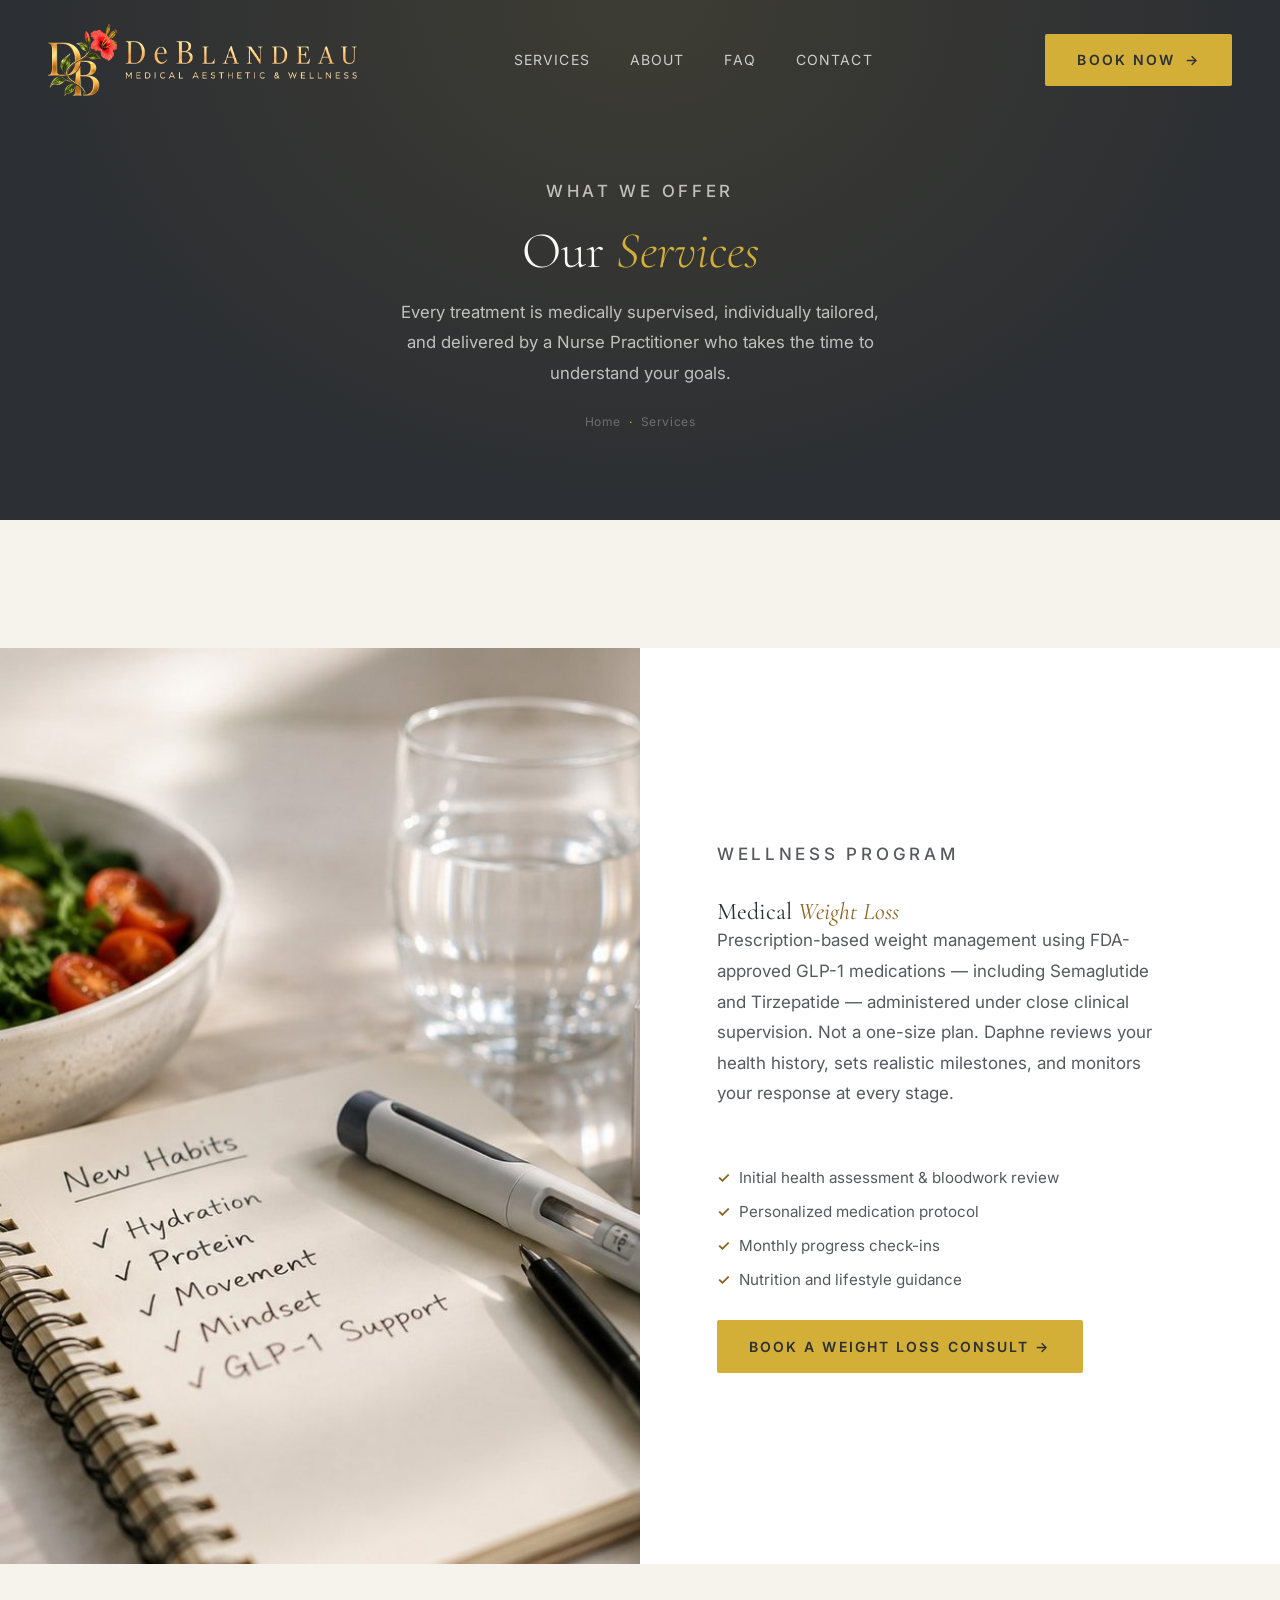
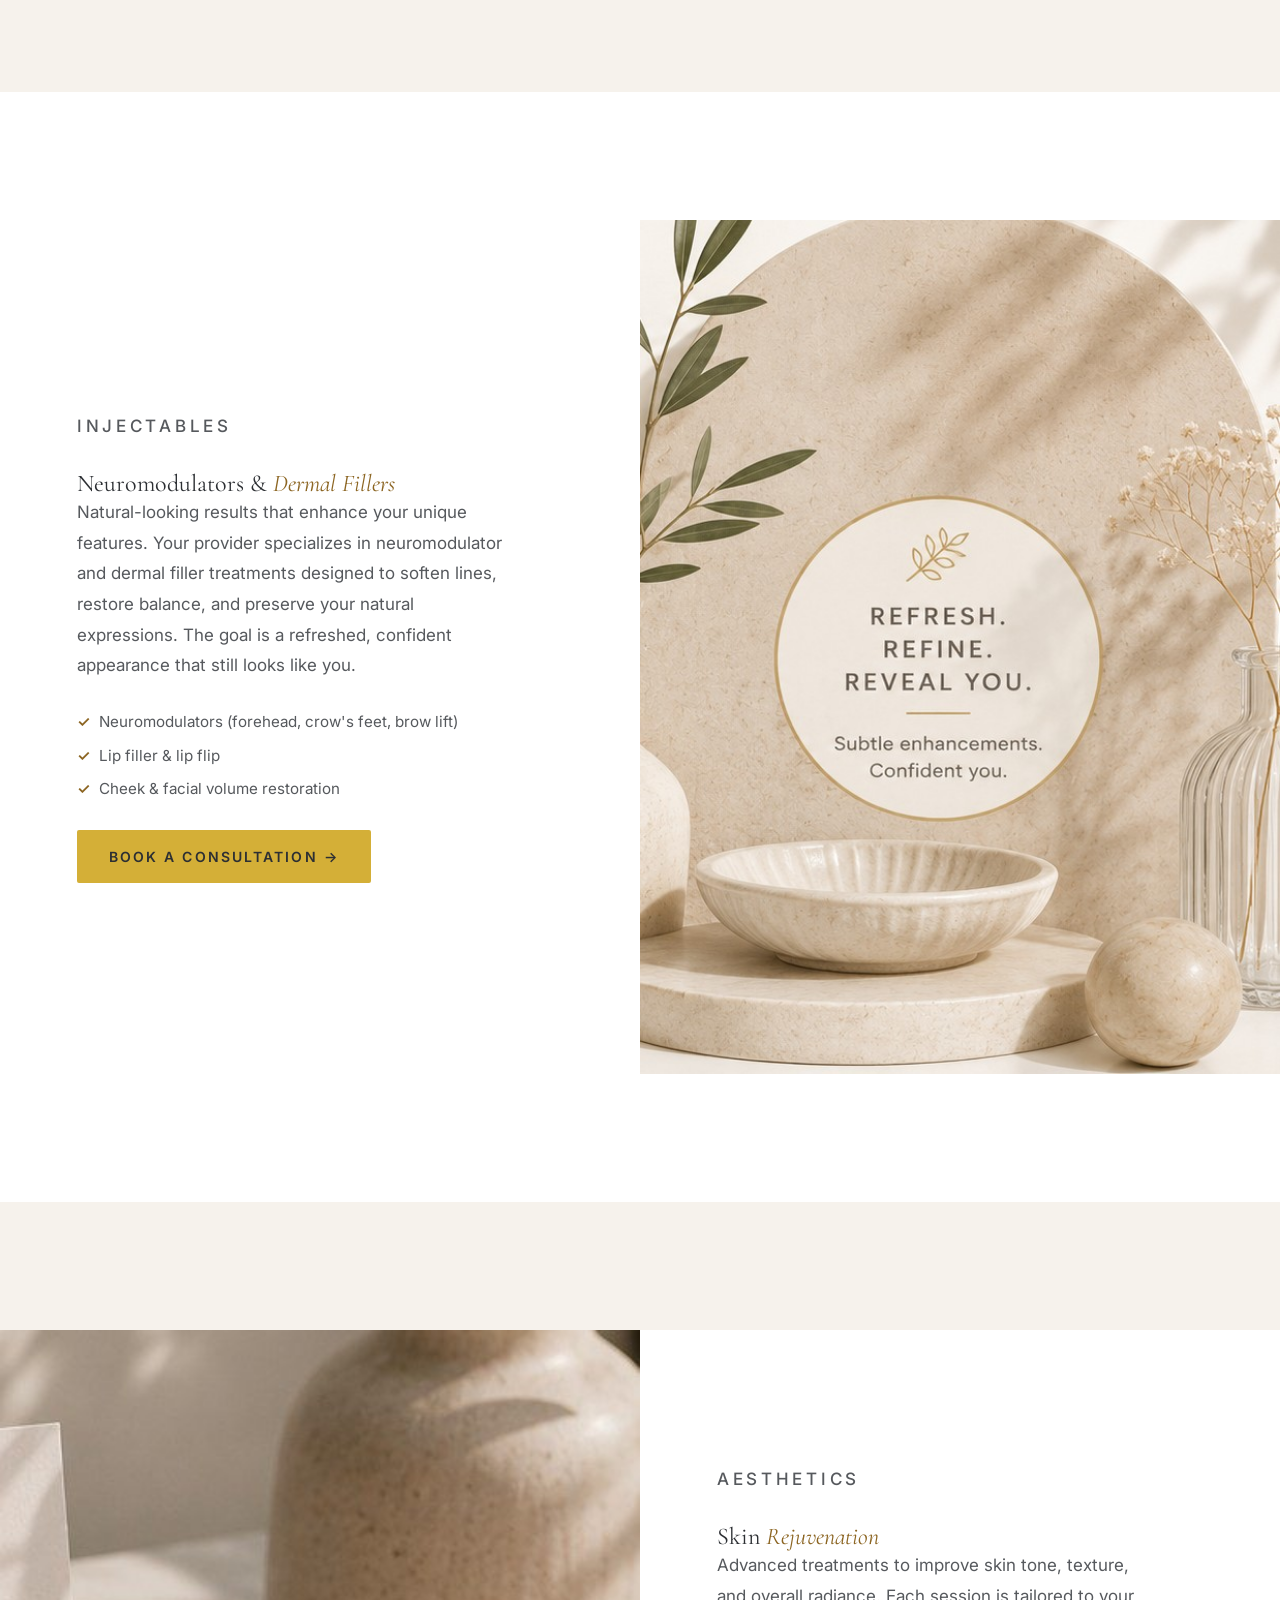
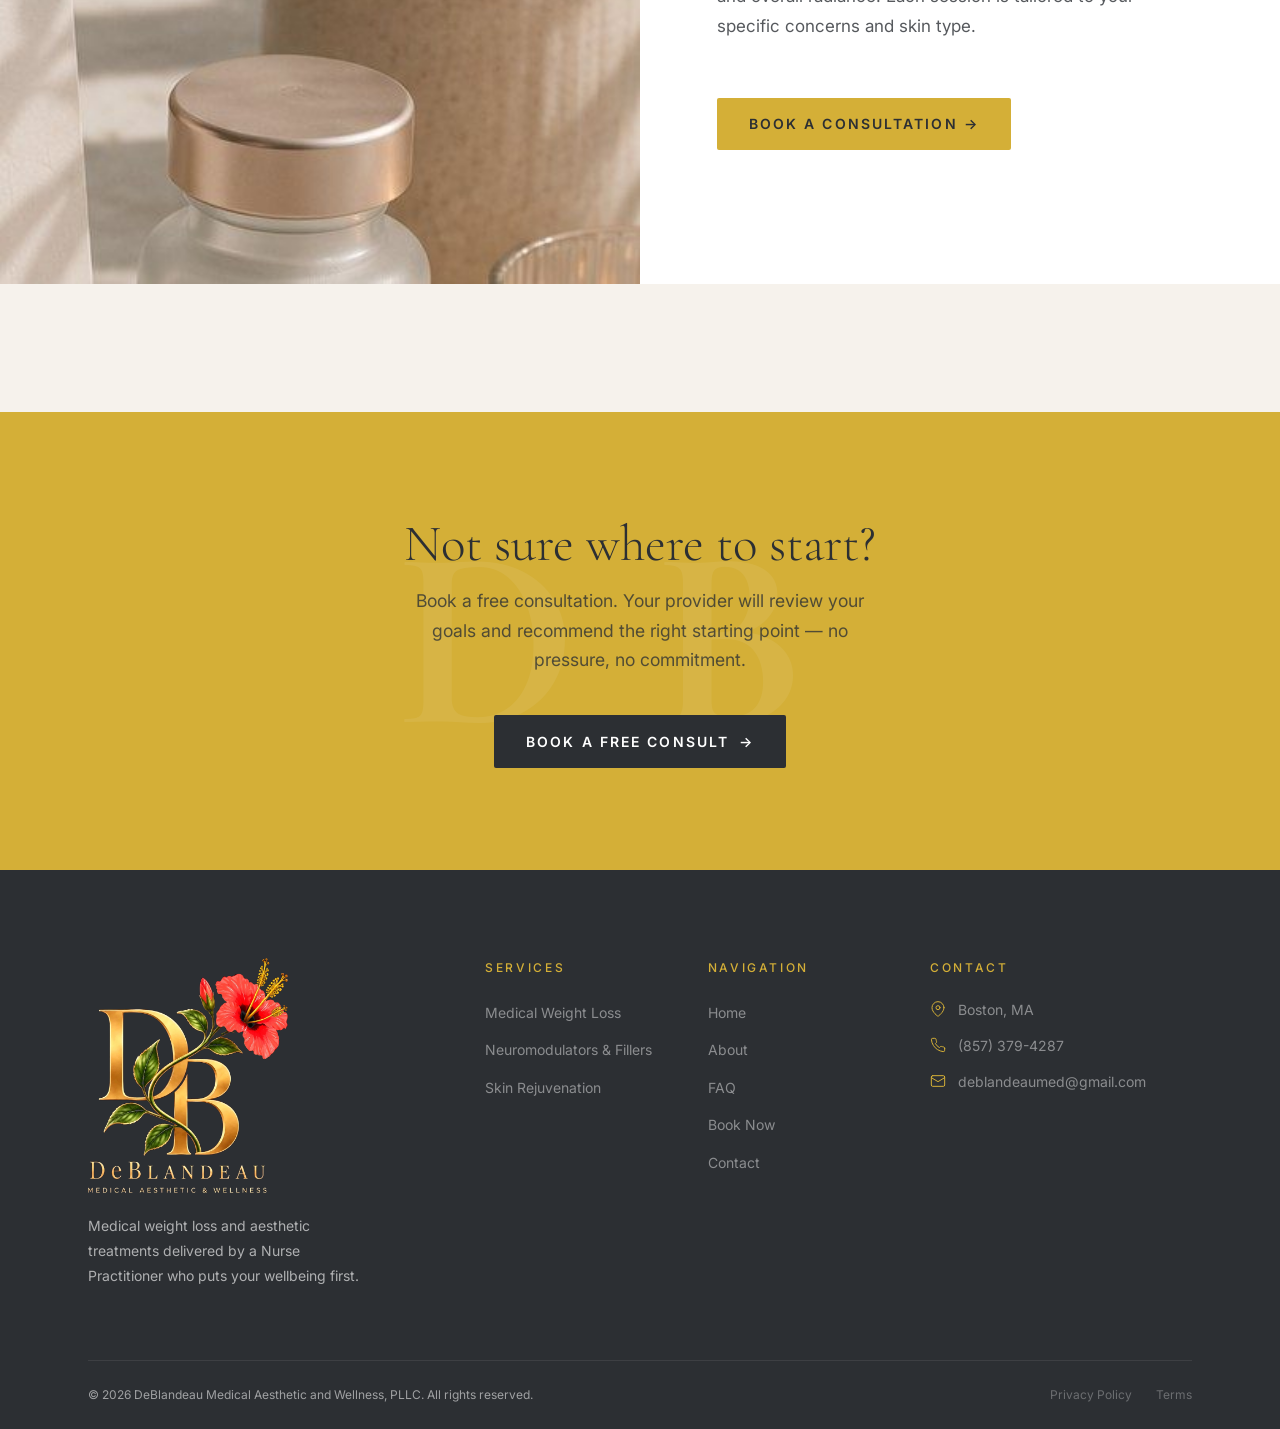
<file: services.html>
<!DOCTYPE html>
<html lang="en">
<head>
  <meta charset="UTF-8" />
  <meta name="viewport" content="width=device-width, initial-scale=1.0" />
  <meta name="description" content="Medical weight loss, neuromodulators, dermal fillers, and skin rejuvenation by Daphne Matthews, NP at DeBlandeau Medical Aesthetic and Wellness, PLLC." />
  <title>Our Services | DeBlandeau Medical Aesthetic and Wellness, PLLC</title>
  <link rel="canonical" href="https://deblandeau.com/services.html" />
  <meta name="theme-color" content="#2C2F33" />
  <meta property="og:type" content="website" />
  <meta property="og:site_name" content="DeBlandeau Medical Aesthetic and Wellness, PLLC" />
  <meta property="og:title" content="Our Services | DeBlandeau Medical Aesthetic and Wellness, PLLC" />
  <meta property="og:description" content="Medical weight loss, neuromodulators, dermal fillers, and skin rejuvenation by Daphne Matthews, NP." />
  <meta property="og:url" content="https://deblandeau.com/services.html" />
  <meta property="og:image" content="https://deblandeau.com/assets/images/hero-daphne.jpg" />
  <meta name="twitter:card" content="summary_large_image" />
  <link rel="icon" href="assets/favicon.svg?v=20260820b" type="image/svg+xml" />
  <link rel="apple-touch-icon" href="assets/favicon.svg?v=20260820b" />
  <link rel="preconnect" href="https://fonts.googleapis.com" />
  <link rel="preconnect" href="https://fonts.gstatic.com" crossorigin />
  <link rel="preload" as="style" href="https://fonts.googleapis.com/css2?family=Cormorant+Garamond:ital,wght@0,300;0,400;0,500;0,600;1,300;1,400;1,500&family=Inter:wght@300;400;500;600&display=swap" />
  <link rel="stylesheet" href="https://fonts.googleapis.com/css2?family=Cormorant+Garamond:ital,wght@0,300;0,400;0,500;0,600;1,300;1,400;1,500&family=Inter:wght@300;400;500;600&display=swap" />
  <link rel="stylesheet" href="style.css?v=20261102d" />
</head>
<body>
  <nav class="navbar" aria-label="Main navigation">
    <a href="index.html" class="nav-logo" aria-label="DeBlandeau Medical Aesthetic and Wellness, PLLC — home"><img src="assets/images/logo-wide.webp?v=20261102" class="logo-img" alt="" width="927" height="216" /></a>
    <ul class="nav-links" role="list">
      <li><a href="services.html">Services</a></li>
      <li><a href="about.html">About</a></li>
      <li><a href="faq.html">FAQ</a></li>
      <li><a href="contact.html">Contact</a></li>
    </ul>
    <a href="https://clientportal.us.zandahealth.com/clientportal/deblandeaumedicalaestheticsand/appointment-booking" target="_blank" rel="noopener noreferrer" class="btn-primary nav-cta">Book Now <span class="arrow">→</span></a>
    <button class="nav-toggle" aria-label="Open menu"><span></span><span></span><span></span></button>
  </nav>
  <nav class="nav-mobile" aria-label="Mobile navigation">
    <a href="index.html">Home</a>
    <a href="services.html">Services</a>
    <a href="about.html">About</a>
    <a href="faq.html">FAQ</a>
    <a href="contact.html">Contact</a>
    <a href="https://clientportal.us.zandahealth.com/clientportal/deblandeaumedicalaestheticsand/appointment-booking" target="_blank" rel="noopener noreferrer" class="text-accent">Book a Consultation →</a>
  </nav>

  <section class="page-hero">
    <div class="container">
      <p class="eyebrow">What We Offer</p>
      <h1>Our <em>Services</em></h1>
      <p>Every treatment is medically supervised, individually tailored, and delivered by a Nurse Practitioner who takes the time to understand your goals.</p>
      <nav class="breadcrumb" aria-label="Breadcrumb">
        <a href="index.html">Home</a>
        <span class="sep" aria-hidden="true">·</span>
        <span aria-current="page">Services</span>
      </nav>
    </div>
  </section>

  <section class="section" id="weight-loss" aria-labelledby="wl-heading">
    <div class="feature-row reveal">
      <div class="feature-img-wrap">
        <img src="assets/images/service-weightloss.jpg" alt="Medical weight loss consultation" loading="lazy" onerror="this.style.visibility='hidden'" />
      </div>
      <div class="feature-content">
        <p class="eyebrow">Wellness Program</p>
        <h2 id="wl-heading">Medical <em style="font-style:italic;color:var(--accent-ink);">Weight Loss</em></h2>
        <p>Prescription-based weight management using FDA-approved GLP-1 medications — including Semaglutide and Tirzepatide — administered under close clinical supervision. Not a one-size plan. Daphne reviews your health history, sets realistic milestones, and monitors your response at every stage.</p>
        <p><!-- [DAPHNE TO PROVIDE: Specific protocols, pricing notes, or differentiators] --></p>
        <ul style="margin: 0 0 1.75rem; padding: 0; list-style: none; display: flex; flex-direction: column; gap: 0.5rem;">
          <li style="display:flex; align-items:center; gap:0.6rem; font-size:0.95rem; color:var(--text-muted);"><span style="color:var(--accent-ink); font-weight:600;">✓</span> Initial health assessment &amp; bloodwork review</li>
          <li style="display:flex; align-items:center; gap:0.6rem; font-size:0.95rem; color:var(--text-muted);"><span style="color:var(--accent-ink); font-weight:600;">✓</span> Personalized medication protocol</li>
          <li style="display:flex; align-items:center; gap:0.6rem; font-size:0.95rem; color:var(--text-muted);"><span style="color:var(--accent-ink); font-weight:600;">✓</span> Monthly progress check-ins</li>
          <li style="display:flex; align-items:center; gap:0.6rem; font-size:0.95rem; color:var(--text-muted);"><span style="color:var(--accent-ink); font-weight:600;">✓</span> Nutrition and lifestyle guidance</li>
        </ul>
        <a href="https://clientportal.us.zandahealth.com/clientportal/deblandeaumedicalaestheticsand/appointment-booking" target="_blank" rel="noopener noreferrer" class="btn-primary">Book a Weight Loss Consult →</a>
      </div>
    </div>
  </section>

  <section class="section section-surface" id="injectables" aria-labelledby="inj-heading">
    <div class="feature-row reverse reveal">
      <div class="feature-img-wrap">
        <img src="assets/images/service-injectables.jpg" alt="Injectable treatment — neuromodulators" loading="lazy" onerror="this.style.visibility='hidden'" />
      </div>
      <div class="feature-content">
        <p class="eyebrow">Injectables</p>
        <h2 id="inj-heading">Neuromodulators &amp; <em style="font-style:italic;color:var(--accent-ink);">Dermal Fillers</em></h2>
        <p>Natural-looking results that enhance your unique features. Your provider specializes in neuromodulator and dermal filler treatments designed to soften lines, restore balance, and preserve your natural expressions. The goal is a refreshed, confident appearance that still looks like you.</p>
        <ul style="margin: 0 0 1.75rem; padding: 0; list-style: none; display: flex; flex-direction: column; gap: 0.5rem;">
          <li style="display:flex; align-items:center; gap:0.6rem; font-size:0.95rem; color:var(--text-muted);"><span style="color:var(--accent-ink); font-weight:600;">✓</span> Neuromodulators (forehead, crow's feet, brow lift)</li>
          <li style="display:flex; align-items:center; gap:0.6rem; font-size:0.95rem; color:var(--text-muted);"><span style="color:var(--accent-ink); font-weight:600;">✓</span> Lip filler &amp; lip flip</li>
          <li style="display:flex; align-items:center; gap:0.6rem; font-size:0.95rem; color:var(--text-muted);"><span style="color:var(--accent-ink); font-weight:600;">✓</span> Cheek &amp; facial volume restoration</li>
          <!-- [DAPHNE TO PROVIDE: Complete injectables menu] -->
        </ul>
        <a href="https://clientportal.us.zandahealth.com/clientportal/deblandeaumedicalaestheticsand/appointment-booking" target="_blank" rel="noopener noreferrer" class="btn-primary">Book a Consultation →</a>
      </div>
    </div>
  </section>

  <section class="section" id="aesthetics" aria-labelledby="aes-heading">
    <div class="feature-row reveal">
      <div class="feature-img-wrap">
        <img src="assets/images/service-aesthetics.jpg" alt="Skin rejuvenation treatment" loading="lazy" onerror="this.style.visibility='hidden'" />
      </div>
      <div class="feature-content">
        <p class="eyebrow">Aesthetics</p>
        <h2 id="aes-heading">Skin <em style="font-style:italic;color:var(--accent-ink);">Rejuvenation</em></h2>
        <p><!-- [DAPHNE TO PROVIDE: Description of her skin/aesthetic services] --> Advanced treatments to improve skin tone, texture, and overall radiance. Each session is tailored to your specific concerns and skin type.</p>
        <ul style="margin: 0 0 1.75rem; padding: 0; list-style: none; display: flex; flex-direction: column; gap: 0.5rem;">
          <!-- [DAPHNE TO PROVIDE: Specific aesthetics services list — add ✓ list items here, matching the pattern in the sections above] -->
        </ul>
        <a href="https://clientportal.us.zandahealth.com/clientportal/deblandeaumedicalaestheticsand/appointment-booking" target="_blank" rel="noopener noreferrer" class="btn-primary">Book a Consultation →</a>
      </div>
    </div>
  </section>

  <section class="cta-banner" aria-label="Call to action">
    <div class="container">
      <h2 class="reveal">Not sure where to start?</h2>
      <p class="reveal reveal-delay-1">Book a free consultation. Your provider will review your goals and recommend the right starting point — no pressure, no commitment.</p>
      <a href="https://clientportal.us.zandahealth.com/clientportal/deblandeaumedicalaestheticsand/appointment-booking" target="_blank" rel="noopener noreferrer" class="btn-primary reveal reveal-delay-2">Book a Free Consult <span class="arrow">→</span></a>
    </div>
  </section>

  <footer aria-label="Site footer">
    <div class="container">
      <div class="footer-grid">
        <div class="footer-brand">
          <a href="index.html" class="nav-logo" aria-label="DeBlandeau Medical Aesthetic and Wellness, PLLC — home"><img src="assets/images/logo-full.webp?v=20261102c" class="logo-img" alt="" width="720" height="843" /></a>
          <p>Medical weight loss and aesthetic treatments delivered by a Nurse Practitioner who puts your wellbeing first.</p>
          <!-- Social links removed until real handles exist (audit 2026-07-04). Restore .footer-social block here. -->
        </div>
        <div class="footer-col">
          <h4>Services</h4>
          <ul role="list">
            <li><a href="#weight-loss">Medical Weight Loss</a></li>
            <li><a href="#injectables">Neuromodulators &amp; Fillers</a></li>
            <li><a href="#aesthetics">Skin Rejuvenation</a></li>
          </ul>
        </div>
        <div class="footer-col">
          <h4>Navigation</h4>
          <ul role="list">
            <li><a href="index.html">Home</a></li>
            <li><a href="about.html">About</a></li>
            <li><a href="faq.html">FAQ</a></li>
            <li><a href="https://clientportal.us.zandahealth.com/clientportal/deblandeaumedicalaestheticsand/appointment-booking" target="_blank" rel="noopener noreferrer">Book Now</a></li>
            <li><a href="contact.html">Contact</a></li>
          </ul>
        </div>
        <div class="footer-col">
          <h4>Contact</h4>
          <div class="footer-contact-item"><span class="icon" aria-hidden="true"><svg xmlns="http://www.w3.org/2000/svg" width="16" height="16" viewBox="0 0 24 24" fill="none" stroke="currentColor" stroke-width="1.5" stroke-linecap="round" stroke-linejoin="round" style="display:block"><path d="M21 10c0 7-9 13-9 13s-9-6-9-13a9 9 0 0 1 18 0z"/><circle cx="12" cy="10" r="3"/></svg></span><span>Boston, MA</span></div>
          <div class="footer-contact-item"><span class="icon" aria-hidden="true"><svg xmlns="http://www.w3.org/2000/svg" width="16" height="16" viewBox="0 0 24 24" fill="none" stroke="currentColor" stroke-width="1.5" stroke-linecap="round" stroke-linejoin="round" style="display:block"><path d="M22 16.92v3a2 2 0 0 1-2.18 2 19.79 19.79 0 0 1-8.63-3.07 19.5 19.5 0 0 1-6-6 19.79 19.79 0 0 1-3.07-8.67A2 2 0 0 1 4.11 2h3a2 2 0 0 1 2 1.72 12.84 12.84 0 0 0 .7 2.81 2 2 0 0 1-.45 2.11L8.09 9.91a16 16 0 0 0 6 6l1.27-1.27a2 2 0 0 1 2.11-.45 12.84 12.84 0 0 0 2.81.7A2 2 0 0 1 22 16.92z"/></svg></span><span><a href="tel:+18573794287">(857) 379-4287</a></span></div>
          <div class="footer-contact-item"><span class="icon" aria-hidden="true"><svg xmlns="http://www.w3.org/2000/svg" width="16" height="16" viewBox="0 0 24 24" fill="none" stroke="currentColor" stroke-width="1.5" stroke-linecap="round" stroke-linejoin="round" style="display:block"><rect x="2" y="4" width="20" height="16" rx="2"/><path d="m22 7-10 6L2 7"/></svg></span><span><a href="mailto:deblandeaumed@gmail.com">deblandeaumed@gmail.com</a></span></div>
        </div>
      </div>
      <div class="footer-bottom">
        <p>&copy; <span id="year"></span> DeBlandeau Medical Aesthetic and Wellness, PLLC. All rights reserved.</p>
        <div class="footer-bottom-links">
          <a href="privacy.html">Privacy Policy</a>
          <a href="terms.html">Terms</a>
        </div>
      </div>
    </div>
  </footer>
  <div class="mobile-book-bar"><a href="https://clientportal.us.zandahealth.com/clientportal/deblandeaumedicalaestheticsand/appointment-booking" target="_blank" rel="noopener noreferrer" class="btn-primary">Book a Consultation <span class="arrow" aria-hidden="true">→</span></a></div>

  <script src="main.js?v=20261016"></script>
  <script>document.getElementById('year').textContent = new Date().getFullYear();</script>
</body>
</html>
</file>
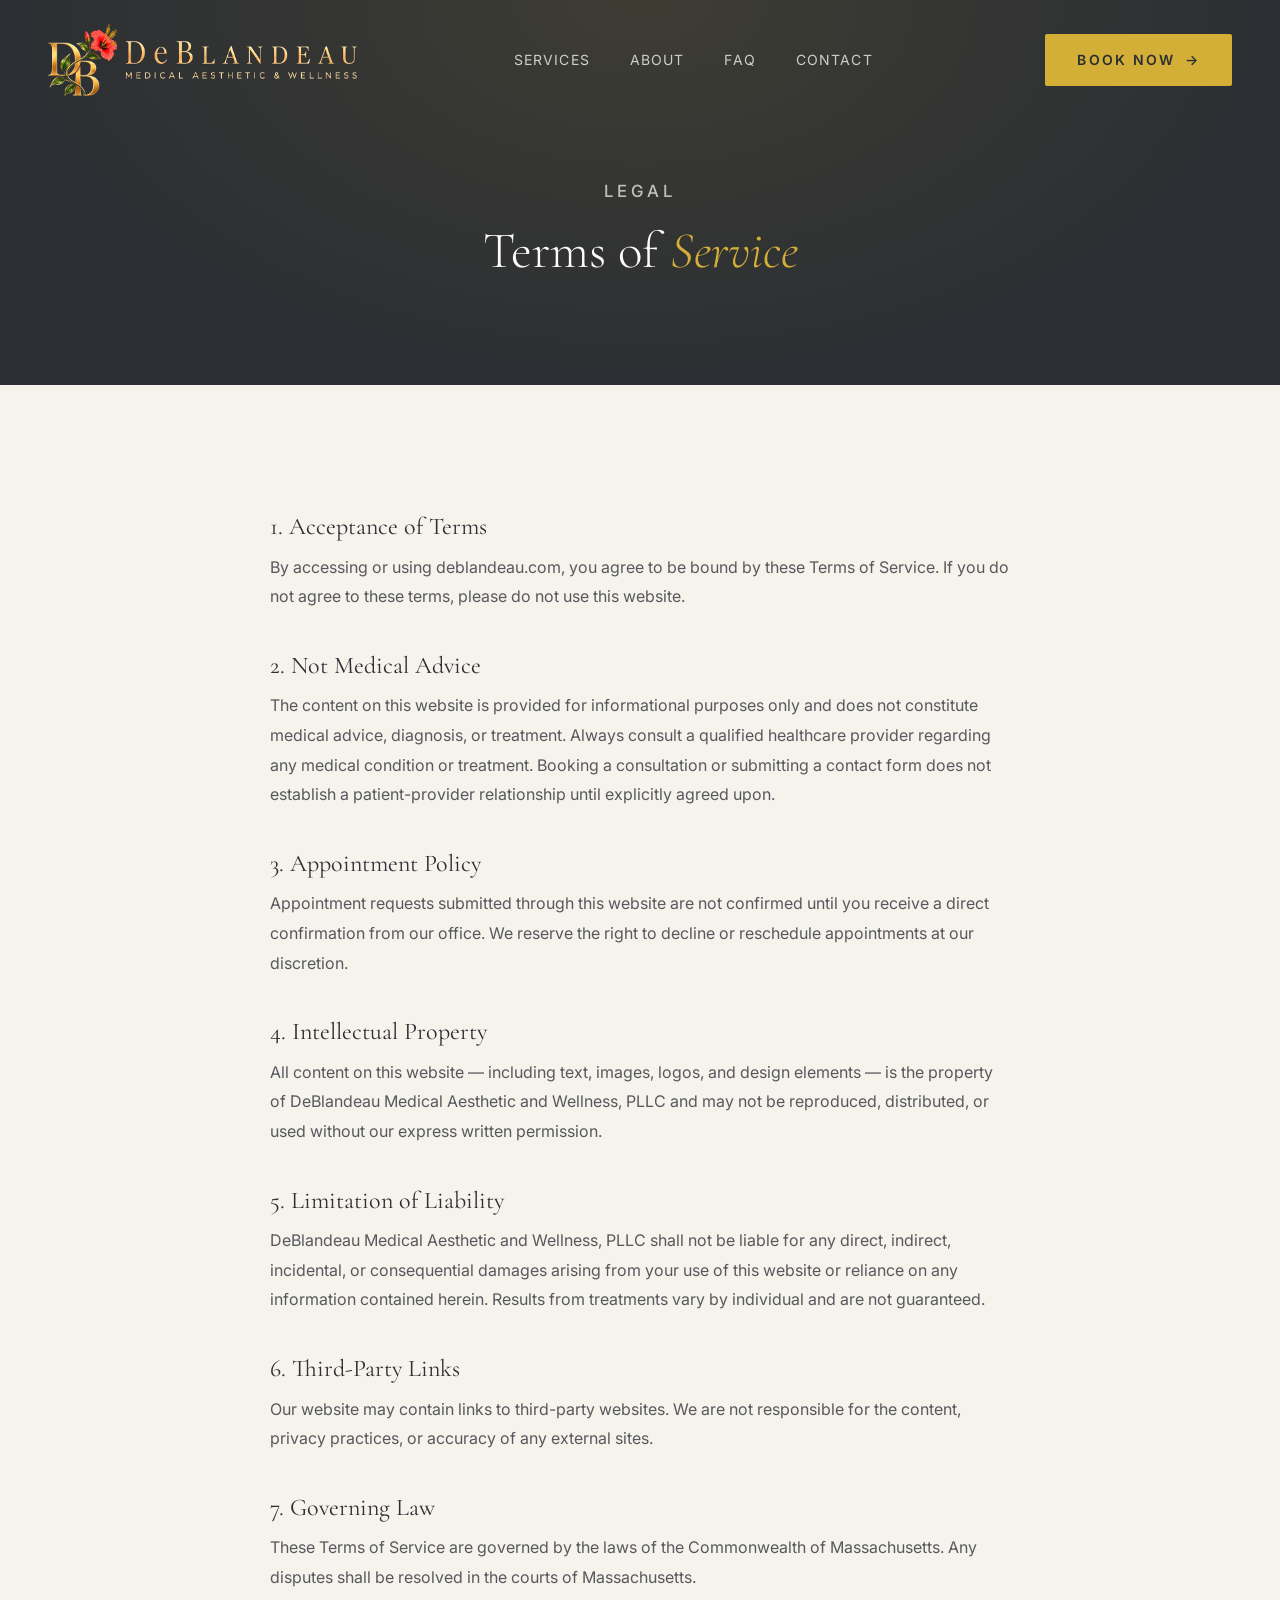
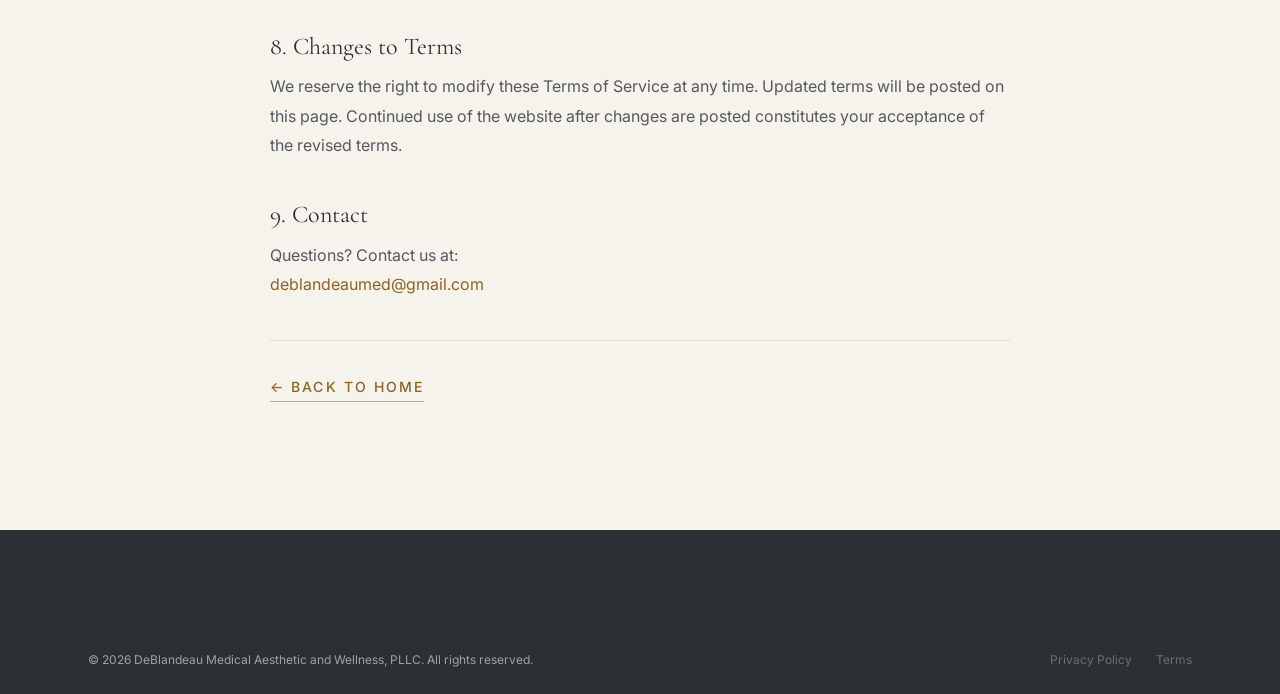
<file: terms.html>
<!DOCTYPE html>
<html lang="en">
<head>
  <meta charset="UTF-8" />
  <meta name="viewport" content="width=device-width, initial-scale=1.0" />
  <meta name="robots" content="noindex" />
  <meta name="theme-color" content="#2C2F33" />
  <title>Terms of Service | DeBlandeau Medical Aesthetic and Wellness, PLLC</title>
  <link rel="icon" href="assets/favicon.svg?v=20260820b" type="image/svg+xml" />
  <link rel="apple-touch-icon" href="assets/favicon.svg?v=20260820b" />
  <link rel="preconnect" href="https://fonts.googleapis.com" />
  <link rel="preconnect" href="https://fonts.gstatic.com" crossorigin />
  <link rel="preload" as="style" href="https://fonts.googleapis.com/css2?family=Cormorant+Garamond:ital,wght@0,300;0,400;0,500;0,600;1,300;1,400;1,500&family=Inter:wght@300;400;500;600&display=swap" />
  <link rel="stylesheet" href="https://fonts.googleapis.com/css2?family=Cormorant+Garamond:ital,wght@0,300;0,400;0,500;0,600;1,300;1,400;1,500&family=Inter:wght@300;400;500;600&display=swap" />
  <link rel="stylesheet" href="style.css?v=20261102d" />
</head>
<body>
  <nav class="navbar" aria-label="Main navigation">
    <a href="index.html" class="nav-logo" aria-label="DeBlandeau Medical Aesthetic and Wellness, PLLC — home"><img src="assets/images/logo-wide.webp?v=20261102" class="logo-img" alt="" width="927" height="216" /></a>
    <ul class="nav-links" role="list"><li><a href="services.html">Services</a></li><li><a href="about.html">About</a></li><li><a href="faq.html">FAQ</a></li><li><a href="contact.html">Contact</a></li></ul>
    <a href="https://clientportal.us.zandahealth.com/clientportal/deblandeaumedicalaestheticsand/appointment-booking" target="_blank" rel="noopener noreferrer" class="btn-primary nav-cta">Book Now <span class="arrow">→</span></a>
    <button class="nav-toggle" aria-label="Open menu"><span></span><span></span><span></span></button>
  </nav>
  <nav class="nav-mobile" aria-label="Mobile navigation"><a href="index.html">Home</a><a href="services.html">Services</a><a href="about.html">About</a><a href="faq.html">FAQ</a><a href="contact.html">Contact</a><a href="https://clientportal.us.zandahealth.com/clientportal/deblandeaumedicalaestheticsand/appointment-booking" target="_blank" rel="noopener noreferrer" class="text-accent">Book a Consultation →</a></nav>

  <section class="page-hero">
    <div class="container"><p class="eyebrow">Legal</p><h1>Terms of <em>Service</em></h1><!-- Restore "Last updated: [date]" <p> here when the terms are finalized --></div>
  </section>

  <section class="section" aria-label="Terms of service content">
    <div class="container">
      <div style="max-width: 740px; margin: 0 auto; display: flex; flex-direction: column; gap: 2.5rem;">
        <div><h2 style="font-family: var(--font-display); font-size: 1.5rem; font-weight: 400; margin-bottom: 0.75rem;">1. Acceptance of Terms</h2><p style="color: var(--text-muted); line-height: 1.85;">By accessing or using deblandeau.com, you agree to be bound by these Terms of Service. If you do not agree to these terms, please do not use this website.</p></div>
        <div><h2 style="font-family: var(--font-display); font-size: 1.5rem; font-weight: 400; margin-bottom: 0.75rem;">2. Not Medical Advice</h2><p style="color: var(--text-muted); line-height: 1.85;">The content on this website is provided for informational purposes only and does not constitute medical advice, diagnosis, or treatment. Always consult a qualified healthcare provider regarding any medical condition or treatment. Booking a consultation or submitting a contact form does not establish a patient-provider relationship until explicitly agreed upon.</p></div>
        <div><h2 style="font-family: var(--font-display); font-size: 1.5rem; font-weight: 400; margin-bottom: 0.75rem;">3. Appointment Policy</h2><p style="color: var(--text-muted); line-height: 1.85;">Appointment requests submitted through this website are not confirmed until you receive a direct confirmation from our office. We reserve the right to decline or reschedule appointments at our discretion. <!-- [DAPHNE TO PROVIDE: Cancellation/no-show policy details] --></p></div>
        <div><h2 style="font-family: var(--font-display); font-size: 1.5rem; font-weight: 400; margin-bottom: 0.75rem;">4. Intellectual Property</h2><p style="color: var(--text-muted); line-height: 1.85;">All content on this website — including text, images, logos, and design elements — is the property of DeBlandeau Medical Aesthetic and Wellness, PLLC and may not be reproduced, distributed, or used without our express written permission.</p></div>
        <div><h2 style="font-family: var(--font-display); font-size: 1.5rem; font-weight: 400; margin-bottom: 0.75rem;">5. Limitation of Liability</h2><p style="color: var(--text-muted); line-height: 1.85;">DeBlandeau Medical Aesthetic and Wellness, PLLC shall not be liable for any direct, indirect, incidental, or consequential damages arising from your use of this website or reliance on any information contained herein. Results from treatments vary by individual and are not guaranteed.</p></div>
        <div><h2 style="font-family: var(--font-display); font-size: 1.5rem; font-weight: 400; margin-bottom: 0.75rem;">6. Third-Party Links</h2><p style="color: var(--text-muted); line-height: 1.85;">Our website may contain links to third-party websites. We are not responsible for the content, privacy practices, or accuracy of any external sites.</p></div>
        <div><h2 style="font-family: var(--font-display); font-size: 1.5rem; font-weight: 400; margin-bottom: 0.75rem;">7. Governing Law</h2><p style="color: var(--text-muted); line-height: 1.85;">These Terms of Service are governed by the laws of the Commonwealth of Massachusetts. Any disputes shall be resolved in the courts of Massachusetts.</p></div>
        <div><h2 style="font-family: var(--font-display); font-size: 1.5rem; font-weight: 400; margin-bottom: 0.75rem;">8. Changes to Terms</h2><p style="color: var(--text-muted); line-height: 1.85;">We reserve the right to modify these Terms of Service at any time. Updated terms will be posted on this page. Continued use of the website after changes are posted constitutes your acceptance of the revised terms.</p></div>
        <div><h2 style="font-family: var(--font-display); font-size: 1.5rem; font-weight: 400; margin-bottom: 0.75rem;">9. Contact</h2><p style="color: var(--text-muted); line-height: 1.85;">Questions? Contact us at:<br><a href="mailto:deblandeaumed@gmail.com" style="color: var(--accent-ink);">deblandeaumed@gmail.com</a></p></div>
        <div style="padding-top: 2rem; border-top: 1px solid var(--border);"><a href="index.html" class="btn-ghost">← Back to Home</a></div>
      </div>
    </div>
  </section>

  <footer aria-label="Site footer">
    <div class="container">
      <div class="footer-bottom" style="border-top: none; padding-top: 2rem;">
        <p>&copy; <span id="year"></span> DeBlandeau Medical Aesthetic and Wellness, PLLC. All rights reserved.</p>
        <div class="footer-bottom-links"><a href="privacy.html">Privacy Policy</a><a href="terms.html">Terms</a></div>
      </div>
    </div>
  </footer>
  <script src="main.js?v=20261016"></script>
  <script>document.getElementById('year').textContent = new Date().getFullYear();</script>
</body>
</html>
</file>
<file: style.css>
/* ============================================================
   DEBLANDEAU.COM — MASTER STYLESHEET
   Design System: Natural Wellness Luxury · Cormorant + Inter
   ⚠️  IRON RULE: NEVER hardcode a color. Use variables only.
   ⚠️  IRON RULE: DO NOT modify this file without explicit instruction.
   ============================================================ */

/* ARCHIVED PALETTE — Luxe Clinical (replaced June 17, 2026)
   Token NAMES unchanged; only hex/rgba VALUES were revalued to the new
   Natural Wellness Luxury palette.
   --bg          was: #FAF8F5                -> #F6F2EC
   --surface     was: #F2EDE6                -> #FFFFFF
   --white       was: #FFFFFF                -> #FFFFFF
   --dark        was: #1B3A6B                -> #2C2F33
   --dark-light  was: #244D8A                -> #3D4147
   --text        was: #0F1A2E                -> #2C2F33
   --text-muted  was: #3D4A5C                -> #B9AA97
   --text-light  was: #5A6A82                -> #FFFFFF
   --accent      was: #2B6CB0                -> #C9A66A
   --accent-soft was: #C8D9F0                -> rgba(201,166,106,0.12)
   --accent-deep was: #1A4F8A                -> #8FA18F
   --border      was: rgba(43,108,176,0.15)  -> #E4DDD3
   --shadow      was: rgba(27,58,107,0.08)   -> rgba(44,47,51,0.08)
   --accent-rgb  was: 43,108,176             -> 201,166,106
   --dark-rgb    was: 27,58,107              -> 44,47,51
*/

/* REVALUED Aug 20, 2026 — WCAG AA contrast repair (owner-approved fix-by-fix):
   --text-muted  was: #B9AA97 (Taupe, 2.03:1 on --bg) -> #56595D
     (Charcoal #2C2F33 +42/channel, offsets preserved; 6.31:1 on --bg,
      7.04:1 on --surface)
   Taupe #B9AA97 stays in the palette as --taupe (borders/decorative only —
   never body text).
   .btn-primary / .btn-primary:hover / .btn-outline:hover text: --white ->
   --dark (5.86:1 on gold, 4.91:1 on sage hover; was 2.30:1 / 2.74:1).
*/

/* Fonts are loaded via <link rel="preload"/stylesheet"> in each page <head>
   for faster, non-render-blocking delivery. Do not re-add @import here. */

:root {
  /* Colors — Natural Wellness Luxury (revalued June 17, 2026) */
  --bg: #F6F2EC;
  --surface: #FFFFFF;
  --dark: #2C2F33;
  --dark-light: #3D4147;
  --accent: #D4AF37;
  --accent-soft: rgba(var(--accent-rgb), 0.12);
  --accent-deep: #8FA18F;
  --accent-ink: #8C6522;
  --accent-text: var(--accent-ink);
  --text: #2C2F33;
  --text-muted: #56595D;
  --text-light: #FFFFFF;
  --white: #FFFFFF;
  --border: #E4DDD3;
  --taupe: #B9AA97;
  --shadow: rgba(44, 47, 51, 0.08);
  --accent-rgb: 212, 175, 55;
  --dark-rgb: 44, 47, 51;
  --font-display: 'Cormorant Garamond', Georgia, serif;
  --font-body:    'Inter', system-ui, sans-serif;
  --fs-hero:   clamp(2.8rem, 6vw, 5.5rem);
  --fs-h2:     clamp(2rem, 4vw, 3.2rem);
  --fs-h3:     clamp(1.25rem, 2vw, 1.75rem);
  --fs-h4:     1.25rem;
  --fs-body:   1rem;
  --fs-small:  0.875rem;
  --fs-xs:     0.75rem;
  --section-gap:   clamp(5rem, 10vw, 9rem);
  --card-padding:  clamp(1.5rem, 3vw, 2.5rem);
  --container-max: 1200px;
  --container-pad: clamp(1.25rem, 5vw, 3rem);
  --ease:          cubic-bezier(0.25, 0.46, 0.45, 0.94);
  --transition:    0.35s var(--ease);
  --transition-fast: 0.18s var(--ease);
  --radius-sm:   4px;
  --radius:      8px;
  --radius-lg:   16px;
  --tracking-wide: 0.15em;
  --tracking-wider: 0.22em;
}

/* Gold text auto-brightens inside dark containers via the cascading token */
.hero-left, .page-hero, .section-dark, .about-content,
.service-card-overlay, .nav-mobile, .about-quote-badge { --accent-text: var(--accent); }

*, *::before, *::after { box-sizing: border-box; margin: 0; padding: 0; }
html { scroll-behavior: smooth; -webkit-text-size-adjust: 100%; }
html, body { overflow-x: clip; }
img, video { max-width: 100%; display: block; }
a { color: inherit; text-decoration: none; }
ul, ol { list-style: none; }
button { cursor: pointer; font: inherit; border: none; background: none; }
input, textarea, select { font: inherit; }

body {
  font-family: var(--font-body);
  font-size: var(--fs-body);
  color: var(--text);
  background: var(--bg);
  line-height: 1.7;
  -webkit-font-smoothing: antialiased;
}

.display       { font-family: var(--font-display); font-weight: 400; line-height: 1.05; }
.display-italic{ font-family: var(--font-display); font-style: italic; font-weight: 300; line-height: 1.1; }
h1, h2, h3    { font-family: var(--font-display); font-weight: 400; line-height: 1.15; }
h4, h5, h6    { font-family: var(--font-body); font-weight: 500; }

.eyebrow {
  font-family: var(--font-body);
  font-size: var(--fs-xs);
  font-weight: 500;
  letter-spacing: var(--tracking-wider);
  text-transform: uppercase;
  color: var(--accent-text);
}

.container {
  width: 100%;
  max-width: var(--container-max);
  margin: 0 auto;
  padding: 0 var(--container-pad);
}

.btn-primary {
  display: inline-flex;
  align-items: center;
  gap: 0.6rem;
  padding: 0.9rem 2rem;
  background: var(--accent);
  color: var(--dark);
  font-family: var(--font-body);
  font-size: var(--fs-small);
  font-weight: 600;
  letter-spacing: var(--tracking-wide);
  text-transform: uppercase;
  border-radius: 2px;
  transition: background var(--transition-fast), transform var(--transition-fast), box-shadow var(--transition-fast);
}
.btn-primary:hover {
  background: var(--accent-deep);
  color: var(--dark);
  transform: translateY(-1px);
  box-shadow: 0 8px 24px rgba(var(--accent-rgb), 0.32);
}
.btn-primary .arrow { transition: transform var(--transition-fast); }
.btn-primary:hover .arrow { transform: translateX(4px); }

.btn-outline {
  display: inline-flex;
  align-items: center;
  gap: 0.6rem;
  padding: 0.85rem 2rem;
  background: transparent;
  color: var(--accent-text);
  font-family: var(--font-body);
  font-size: var(--fs-small);
  font-weight: 500;
  letter-spacing: var(--tracking-wide);
  text-transform: uppercase;
  border: 1px solid var(--accent);
  border-radius: 2px;
  transition: all var(--transition-fast);
}
.btn-outline:hover { background: var(--accent); color: var(--dark); }

.btn-ghost {
  display: inline-flex;
  align-items: center;
  gap: 0.5rem;
  font-size: var(--fs-small);
  font-weight: 500;
  letter-spacing: var(--tracking-wide);
  text-transform: uppercase;
  color: var(--accent-text);
  padding-bottom: 2px;
  border-bottom: 1px solid var(--accent);
  transition: gap var(--transition-fast), color var(--transition-fast);
}
.btn-ghost:hover { gap: 0.8rem; color: var(--accent-deep); }

.navbar {
  position: fixed;
  top: 0; left: 0; right: 0;
  z-index: 1000;
  padding: 1.5rem var(--container-pad);
  display: flex;
  align-items: center;
  justify-content: space-between;
  transition: background var(--transition), box-shadow var(--transition);
}
.navbar.scrolled {
  background: var(--dark);
  padding: 1rem var(--container-pad);
  box-shadow: 0 2px 20px rgba(var(--dark-rgb), 0.28);
}
.nav-logo {
  display: inline-flex;
  align-items: baseline;
  gap: 0;
  line-height: 1;
}
.navbar .nav-logo { align-items: center; }
.logo-img { display: block; width: auto; transition: height var(--transition), opacity var(--transition-fast); }
.nav-logo:hover .logo-img { opacity: 0.85; }
.navbar .logo-img { height: 72px; object-fit: contain; max-width: calc(100vw - 110px); }
.navbar.scrolled .logo-img { height: 58px; }
.footer-brand .logo-img { height: auto; width: 200px; max-width: 100%; }
@media (max-width: 768px) {
  .navbar .logo-img { height: 60px; max-width: calc(100vw - 110px); object-fit: contain; }
  .navbar.scrolled .logo-img { height: 50px; }
}
.nav-links { display: flex; align-items: center; gap: 2.5rem; }
.nav-links a {
  font-size: var(--fs-small);
  font-weight: 400;
  letter-spacing: 0.08em;
  text-transform: uppercase;
  color: rgba(255,255,255,0.75);
  transition: color var(--transition-fast);
  position: relative;
}
.nav-links a::after {
  content: '';
  position: absolute;
  bottom: -2px; left: 0;
  width: 0; height: 1px;
  background: var(--accent);
  transition: width var(--transition-fast);
}
.nav-links a:hover { color: var(--white); }
.nav-links a:hover::after { width: 100%; }
.nav-cta { margin-left: 1rem; }

.nav-toggle { display: none; flex-direction: column; gap: 5px; padding: 4px; }
.nav-toggle span { display: block; width: 24px; height: 1.5px; background: var(--white); transition: all var(--transition-fast); }
.nav-toggle.active span:nth-child(1) { transform: translateY(6.5px) rotate(45deg); }
.nav-toggle.active span:nth-child(2) { opacity: 0; }
.nav-toggle.active span:nth-child(3) { transform: translateY(-6.5px) rotate(-45deg); }

.nav-mobile {
  display: none;
  position: fixed;
  top: 0; left: 0; right: 0; bottom: 0;
  background: var(--dark);
  z-index: 999;
  padding: 6rem var(--container-pad) 3rem;
  flex-direction: column;
  gap: 2rem;
  transform: translateX(100%);
  transition: transform var(--transition);
}
.nav-mobile.open { transform: translateX(0); }
.nav-mobile a { font-family: var(--font-display); font-size: 2.2rem; font-weight: 300; color: var(--white); transition: color var(--transition-fast); }
.nav-mobile a:hover { color: var(--accent); }

.hero {
  position: relative;
  min-height: 100vh;
  display: grid;
  grid-template-columns: 55% 45%;
  overflow: hidden;
}
.hero-left {
  background: var(--dark);
  display: flex;
  align-items: center;
  padding: 8rem var(--container-pad) 5rem clamp(2rem, 7vw, 6rem);
  position: relative;
  z-index: 2;
}
.hero-left::after {
  content: '';
  position: absolute;
  right: 0; top: 0; bottom: 0;
  width: 1px;
  background: rgba(255, 255, 255, 0.12);
  z-index: 3;
}
.hero-content { max-width: 560px; position: relative; z-index: 4; }
.hero-eyebrow { display: flex; align-items: center; gap: 1rem; margin-bottom: 1.5rem; }
.hero-eyebrow::before { content: ''; display: block; width: 32px; height: 1px; background: var(--accent); }
.hero-title { font-size: var(--fs-hero); font-family: var(--font-display); font-weight: 300; font-style: italic; color: var(--white); line-height: 1.1; margin-bottom: 1.5rem; }
.hero-title strong { font-style: normal; font-weight: 500; color: var(--accent); display: block; }
.hero-subtitle { font-size: 1.05rem; color: rgba(255,255,255,0.65); line-height: 1.75; margin-bottom: 2.5rem; max-width: 420px; }
.hero-actions { display: flex; align-items: center; gap: 1.5rem; flex-wrap: wrap; }
.hero-right { position: relative; overflow: hidden; }
.hero-right::before { content: ''; position: absolute; inset: 0; background: linear-gradient(135deg, rgba(var(--dark-rgb),0.35) 0%, transparent 60%); z-index: 1; }
.hero-image { width: 100%; height: 100%; object-fit: cover; object-position: center top; filter: saturate(0.9); }
.hero-right::after { content: ''; position: absolute; left: -2px; top: 15%; bottom: 15%; width: 3px; background: linear-gradient(to bottom, transparent, var(--accent), transparent); z-index: 2; }

.trust-bar { background: var(--dark-light); padding: 1.25rem 0; border-top: 1px solid rgba(var(--accent-rgb),0.18); border-bottom: 1px solid rgba(var(--accent-rgb),0.18); }
.trust-bar-inner { display: flex; align-items: center; justify-content: center; gap: clamp(2rem, 5vw, 4rem); flex-wrap: wrap; }
.trust-item { display: flex; align-items: center; gap: 0.6rem; font-size: var(--fs-small); font-weight: 400; letter-spacing: 0.08em; text-transform: uppercase; color: rgba(255,255,255,0.6); }
.trust-item .icon { color: var(--accent); font-size: 1rem; }
.trust-divider { width: 4px; height: 4px; border-radius: 50%; background: var(--accent); opacity: 0.4; }

.section { padding: var(--section-gap) 0; }
.section-dark { background: var(--dark); color: var(--white); }
.section-surface { background: var(--surface); }
.section-header { margin-bottom: clamp(3rem, 6vw, 5rem); }
.section-header.centered { text-align: center; }
.section-header .eyebrow { margin-bottom: 1rem; }
.section-header h2 { font-size: var(--fs-h2); font-weight: 300; line-height: 1.15; margin-bottom: 1rem; }
.section-header h2 em { font-style: italic; color: var(--accent-text); }
.section-header p { font-size: 1.0625rem; color: var(--text-muted); max-width: 560px; line-height: 1.8; }
.section-dark .section-header p { color: rgba(255,255,255,0.55); }
.section-dark .section-header h2 { color: var(--white); }

.services-grid { display: grid; grid-template-columns: repeat(3, 1fr); gap: 2px; }
.service-card { position: relative; overflow: hidden; aspect-ratio: 3/4; background: var(--dark-light); }
.service-card-img { width: 100%; height: 100%; object-fit: cover; transition: transform 0.7s var(--ease), filter 0.7s var(--ease); filter: saturate(0.7); }
.service-card:hover .service-card-img { transform: scale(1.05); filter: saturate(1); }
.service-card-overlay { position: absolute; inset: 0; background: linear-gradient(to top, rgba(var(--dark-rgb),0.94) 0%, rgba(var(--dark-rgb),0.25) 60%, transparent 100%); display: flex; flex-direction: column; justify-content: flex-end; padding: 2rem; }
.service-card-label { font-family: var(--font-body); font-size: var(--fs-xs); font-weight: 500; letter-spacing: var(--tracking-wider); text-transform: uppercase; color: var(--accent); margin-bottom: 0.5rem; }
.service-card-title { font-family: var(--font-display); font-size: 1.75rem; font-weight: 400; color: var(--white); margin-bottom: 0.75rem; line-height: 1.2; }
.service-card-desc { font-size: var(--fs-small); color: rgba(255,255,255,0.6); line-height: 1.65; margin-bottom: 1.25rem; max-height: 0; overflow: hidden; transition: max-height 0.4s var(--ease); }
.service-card:hover .service-card-desc { max-height: 80px; }

.feature-row { display: grid; grid-template-columns: 1fr 1fr; min-height: 520px; gap: 0; }
.feature-row.reverse { direction: rtl; }
.feature-row.reverse > * { direction: ltr; }
.feature-img-wrap { overflow: hidden; position: relative; min-height: 380px; background: var(--surface); }
.feature-img-wrap img { width: 100%; height: 100%; object-fit: cover; transition: transform 0.7s var(--ease); }
.feature-img-wrap img[onerror] { min-height: 380px; display: block; font-size: 0; color: transparent; }
.feature-img-wrap:hover img { transform: scale(1.03); }
.feature-content { display: flex; flex-direction: column; justify-content: center; align-items: flex-start; padding: clamp(2.5rem, 6vw, 5rem); background: var(--surface); }
.feature-content h3 { font-size: var(--fs-h3); font-weight: 300; margin: 0.75rem 0 1.25rem; line-height: 1.2; }
.feature-content p { font-size: 1.0625rem; line-height: 1.8; color: var(--text-muted); margin-bottom: 1.75rem; max-width: 440px; }

.about-teaser { display: grid; grid-template-columns: 1fr 1fr; min-height: 600px; gap: 0; }
.about-photo-wrap { position: relative; overflow: hidden; }
.about-photo-wrap img { width: 100%; height: 100%; object-fit: cover; object-position: center top; }
.about-photo-wrap::after { content: ''; position: absolute; bottom: 2rem; right: -1.5rem; width: calc(100% - 3rem); height: calc(100% - 3rem); border: 1px solid var(--accent); z-index: 1; pointer-events: none; }
.about-content { background: var(--dark); display: flex; flex-direction: column; justify-content: center; align-items: flex-start; padding: clamp(3rem, 7vw, 6rem); }
.about-content h2 { font-size: var(--fs-h2); font-weight: 300; color: var(--white); margin: 1rem 0 1.5rem; line-height: 1.15; }
.about-content h2 em { font-style: italic; color: var(--accent); }
.about-content p { color: rgba(255,255,255,0.6); line-height: 1.85; margin-bottom: 1.25rem; font-size: 1.025rem; }
.about-credentials { display: flex; flex-wrap: wrap; gap: 0.75rem; margin: 1.75rem 0 2.25rem; }
.credential-tag { font-size: var(--fs-xs); font-weight: 500; letter-spacing: 0.1em; text-transform: uppercase; color: var(--accent-text); border: 1px solid rgba(var(--accent-rgb),0.35); padding: 0.4rem 0.9rem; border-radius: 2px; }

.testimonials-grid { display: grid; grid-template-columns: repeat(3, 1fr); gap: 1.5rem; }
.testimonial-card { background: var(--white); border: 1px solid var(--border); padding: var(--card-padding); border-radius: var(--radius); position: relative; transition: transform var(--transition), box-shadow var(--transition); }
.testimonial-card:hover { transform: translateY(-4px); box-shadow: 0 16px 40px var(--shadow); }
.testimonial-card::before { content: '\201C'; position: absolute; top: 1.25rem; right: 1.5rem; font-family: var(--font-display); font-size: 5rem; color: var(--accent-soft); line-height: 1; }
.stars { display: flex; gap: 3px; margin-bottom: 1rem; }
.star { color: var(--accent); font-size: 0.85rem; }
.testimonial-text { font-size: 0.95rem; line-height: 1.8; color: var(--text); margin-bottom: 1.5rem; font-style: italic; font-family: var(--font-display); font-weight: 400; }
.testimonial-author { display: flex; align-items: center; gap: 0.75rem; }
.author-avatar { width: 40px; height: 40px; border-radius: 50%; background: var(--surface); border: 2px solid var(--accent-soft); object-fit: cover; }
.author-name { font-size: var(--fs-small); font-weight: 500; color: var(--text); display: block; }
.author-location { font-size: var(--fs-xs); color: var(--text-muted); }

.cta-banner { background: var(--accent); padding: clamp(4rem, 8vw, 7rem) 0; text-align: center; position: relative; overflow: hidden; }
.cta-banner::before { content: 'DB'; position: absolute; font-family: var(--font-display); font-size: clamp(8rem, 20vw, 18rem); font-weight: 700; color: rgba(255,255,255,0.07); top: 50%; left: 50%; transform: translate(-50%, -50%); pointer-events: none; white-space: nowrap; letter-spacing: 0.3em; }
.cta-banner h2 { font-size: var(--fs-h2); font-family: var(--font-display); font-weight: 300; color: var(--dark); margin-bottom: 0.75rem; }
.cta-banner h2 em { font-style: italic; }
.cta-banner p { font-size: 1.1rem; color: rgba(var(--dark-rgb),0.78); margin-bottom: 2.5rem; max-width: 480px; margin-left: auto; margin-right: auto; }
.cta-banner .btn-primary { background: var(--dark); color: var(--white); }
.cta-banner .btn-primary:hover { background: var(--dark-light); box-shadow: 0 8px 24px rgba(var(--dark-rgb),0.35); }

.manifesto { background: var(--dark); padding: clamp(5rem, 10vw, 8.5rem) 0; text-align: center; position: relative; overflow: hidden; }
.manifesto::before { content: ''; position: absolute; inset: 0; background: radial-gradient(ellipse at 50% 0%, rgba(var(--accent-rgb),0.12) 0%, transparent 65%); pointer-events: none; }
.manifesto .container { position: relative; z-index: 1; max-width: 880px; }
.manifesto-mark { display: inline-block; width: 52px; height: 52px; line-height: 50px; border: 1px solid rgba(var(--accent-rgb),0.5); border-radius: 50%; color: var(--accent); font-size: 1.1rem; margin-bottom: 2rem; }
.manifesto-quote { font-family: var(--font-display); font-style: italic; font-weight: 300; font-size: clamp(1.6rem, 3.4vw, 2.75rem); line-height: 1.3; color: var(--white); margin: 0 auto 2rem; max-width: 760px; }
.manifesto-quote em { color: var(--accent); font-style: italic; }
.manifesto-attr { font-family: var(--font-body); font-size: var(--fs-xs); font-weight: 500; letter-spacing: var(--tracking-wider); text-transform: uppercase; color: rgba(255,255,255,0.45); }

.faq-list { max-width: 740px; margin: 0 auto; }
.faq-item { border-bottom: 1px solid var(--border); }
.faq-question { width: 100%; display: flex; align-items: center; justify-content: space-between; padding: 1.5rem 0; font-family: var(--font-display); font-size: 1.2rem; font-weight: 500; color: var(--text); text-align: left; gap: 1rem; transition: color var(--transition-fast); }
.faq-question:hover { color: var(--accent-text); }
.faq-icon { flex-shrink: 0; width: 24px; height: 24px; border: 1px solid var(--border); border-radius: 50%; display: flex; align-items: center; justify-content: center; color: var(--accent-text); font-size: 1rem; transition: transform var(--transition-fast), background var(--transition-fast); }
.faq-item.open .faq-icon { transform: rotate(45deg); background: var(--accent); color: var(--dark); border-color: var(--accent); }
.faq-answer { max-height: 0; overflow: hidden; transition: max-height 0.45s var(--ease); }
.faq-answer-inner { padding: 0 0 1.5rem 0; font-size: 1.0625rem; color: var(--text-muted); line-height: 1.85; }

footer { background: var(--dark); color: var(--white); padding: clamp(3rem, 7vw, 5.5rem) 0 0; }
.footer-grid { display: grid; grid-template-columns: 2fr 1fr 1fr 1.5fr; gap: 3rem; padding-bottom: 3rem; border-bottom: 1px solid rgba(255,255,255,0.08); }
.footer-brand .nav-logo { margin-bottom: 1.25rem; }
.footer-brand p { font-size: var(--fs-small); color: rgba(255,255,255,0.62); line-height: 1.8; max-width: 280px; margin-bottom: 1.5rem; }
.footer-social { display: flex; gap: 1rem; }
.social-link { width: 38px; height: 38px; border: 1px solid rgba(255,255,255,0.15); border-radius: 50%; display: flex; align-items: center; justify-content: center; font-size: 0.9rem; color: rgba(255,255,255,0.5); transition: all var(--transition-fast); }
.social-link:hover { border-color: var(--accent); color: var(--accent); }
.footer-col h4 { font-size: var(--fs-xs); font-weight: 500; letter-spacing: var(--tracking-wider); text-transform: uppercase; color: var(--accent); margin-bottom: 1.25rem; }
.footer-col ul { display: flex; flex-direction: column; gap: 0.65rem; }
.footer-col ul a { font-size: var(--fs-small); color: rgba(255,255,255,0.45); transition: color var(--transition-fast); }
.footer-col ul a:hover { color: var(--white); }
.footer-contact-item { display: flex; gap: 0.75rem; align-items: flex-start; margin-bottom: 0.85rem; }
.footer-contact-item .icon { color: var(--accent); margin-top: 2px; flex-shrink: 0; font-size: 0.9rem; }
.footer-contact-item span { font-size: var(--fs-small); color: rgba(255,255,255,0.45); line-height: 1.6; }
.footer-bottom { padding: 1.5rem 0; display: flex; align-items: center; justify-content: space-between; flex-wrap: wrap; gap: 1rem; }
.footer-bottom p { font-size: var(--fs-xs); color: rgba(255,255,255,0.55); }
.footer-bottom-links { display: flex; gap: 1.5rem; }
.footer-bottom-links a { font-size: var(--fs-xs); color: rgba(255,255,255,0.3); transition: color var(--transition-fast); }
.footer-bottom-links a:hover { color: var(--white); }

.page-hero { background: var(--dark); padding: clamp(7rem, 14vw, 11rem) 0 clamp(3.5rem, 7vw, 5.5rem); text-align: center; position: relative; overflow: hidden; }
.page-hero::before { content: ''; position: absolute; inset: 0; background: radial-gradient(ellipse at 50% 0%, rgba(var(--accent-rgb),0.1) 0%, transparent 70%); }
.page-hero .eyebrow { margin-bottom: 1rem; }
.page-hero h1 { font-size: var(--fs-h2); font-weight: 300; color: var(--white); margin-bottom: 1rem; }
.page-hero h1 em { font-style: italic; color: var(--accent); }
.page-hero p { font-size: 1.05rem; color: rgba(255,255,255,0.70); max-width: 500px; margin: 0 auto; line-height: 1.8; }
.breadcrumb { display: flex; align-items: center; justify-content: center; gap: 0.5rem; margin-top: 1.5rem; font-size: var(--fs-xs); color: rgba(255,255,255,0.3); letter-spacing: 0.05em; }
.breadcrumb a { color: rgba(255,255,255,0.3); }
.breadcrumb a:hover { color: var(--accent); }
.breadcrumb .sep { color: var(--accent); }

.form-group { margin-bottom: 1.5rem; }
.form-label { display: block; font-size: var(--fs-xs); font-weight: 500; letter-spacing: var(--tracking-wide); text-transform: uppercase; color: var(--text-muted); margin-bottom: 0.5rem; }
.form-control { width: 100%; padding: 0.875rem 1rem; border: 1px solid rgba(var(--dark-rgb),0.2); border-radius: var(--radius-sm); background: var(--white); color: var(--text); font-size: var(--fs-body); transition: border-color var(--transition-fast), box-shadow var(--transition-fast); outline: none; }
.form-control:focus { border-color: var(--accent); box-shadow: 0 0 0 3px rgba(var(--accent-rgb),0.18); }
.form-control::placeholder { color: var(--text-muted); }
textarea.form-control { resize: vertical; min-height: 130px; }
.form-row { display: grid; grid-template-columns: 1fr 1fr; gap: 1rem; }
.form-note { font-size: var(--fs-xs); color: var(--text-muted); margin-top: 1rem; line-height: 1.6; }
.form-message.error { background: rgba(180, 40, 40, 0.08) !important; border-color: #B42828 !important; color: #8A1F1F !important; }

.reveal { opacity: 0; transform: translateY(24px); transition: opacity 0.7s var(--ease), transform 0.7s var(--ease); }
.reveal.visible { opacity: 1; transform: translateY(0); }
.reveal-delay-1 { transition-delay: 0.1s; }
.reveal-delay-2 { transition-delay: 0.2s; }
.reveal-delay-3 { transition-delay: 0.3s; }

.mobile-book-bar { display: none; }

.sr-only { position: absolute; width: 1px; height: 1px; overflow: hidden; clip: rect(0,0,0,0); white-space: nowrap; }
.text-accent { color: var(--accent); }
.text-white  { color: var(--white); }
.text-muted  { color: var(--text-muted); }
.text-center { text-align: center; }
.mt-1 { margin-top: 0.5rem; }
.mt-2 { margin-top: 1rem; }
.mt-3 { margin-top: 1.5rem; }

/* Page layout grids (moved from inline styles so the 768px breakpoint can stack them) */
.faq-layout          { display: grid; grid-template-columns: 300px 1fr; gap: clamp(3rem, 6vw, 6rem); align-items: start; }
.booking-layout      { display: grid; grid-template-columns: 1fr 1.4fr; gap: clamp(3rem, 6vw, 6rem); align-items: start; }
.contact-layout      { display: grid; grid-template-columns: 1.2fr 1fr; gap: clamp(3rem, 6vw, 6rem); align-items: start; }
.about-bio-layout    { display: grid; grid-template-columns: 1fr 1.2fr; gap: clamp(3rem, 6vw, 6rem); align-items: start; }
.about-values-layout { display: grid; grid-template-columns: repeat(3, 1fr); gap: 2rem; }
.about-quote-badge   { position: absolute; bottom: 2rem; left: -1.5rem; background: var(--dark); padding: 1.25rem 1.75rem; border-radius: var(--radius); border-left: 3px solid var(--accent); max-width: 220px; }

@media (max-width: 1024px) {
  .services-grid { grid-template-columns: repeat(2, 1fr); }
  .footer-grid   { grid-template-columns: 1fr 1fr; gap: 2rem; }
}
@media (max-width: 1100px) {
  .nav-links, .nav-cta { display: none; }
  .nav-toggle { display: flex; }
  .nav-mobile { display: flex; }
}
@media (max-width: 768px) {
  .hero { grid-template-columns: 1fr; min-height: auto; }
  .hero-left { padding: 9rem 1.5rem 4rem; min-height: 90vh; min-height: 90svh; }
  .hero-left::after { display: none; }
  .hero-right { aspect-ratio: 4/3; }
  .hero-right::after { display: none; }
  .about-teaser { grid-template-columns: 1fr; }
  .about-photo-wrap { aspect-ratio: 4/3; }
  .about-photo-wrap::after { display: none; }
  .feature-row { grid-template-columns: 1fr; }
  .feature-row.reverse { direction: ltr; }
  .feature-img-wrap { aspect-ratio: 16/9; }
  .testimonials-grid { grid-template-columns: 1fr; }
  .services-grid { grid-template-columns: 1fr; }
  .service-card { aspect-ratio: 4/3; }
  .footer-grid { grid-template-columns: 1fr; }
  .footer-bottom { flex-direction: column; text-align: center; }
  .form-row { grid-template-columns: 1fr; }
  .faq-layout, .booking-layout, .contact-layout,
  .about-bio-layout, .about-values-layout { grid-template-columns: 1fr; }
  .faq-layout > div:first-child { position: static !important; }
  .about-quote-badge { left: 1rem; }
  .reveal { opacity: 1; transform: none; transition: none; }
}
@media (max-width: 768px) {
  .mobile-book-bar {
    display: flex;
    position: fixed; left: 0; right: 0; bottom: 0; z-index: 900;
    padding: 0.7rem 1rem calc(0.7rem + env(safe-area-inset-bottom));
    background: var(--dark);
    border-top: 1px solid rgba(var(--accent-rgb), 0.28);
    box-shadow: 0 -4px 20px rgba(var(--dark-rgb), 0.35);
  }
  .mobile-book-bar .btn-primary { width: 100%; justify-content: center; }
  body { padding-bottom: 4.75rem; }
}
@media (max-width: 480px) {
  .trust-bar-inner { flex-direction: column; gap: 0.75rem; }
  .trust-divider { display: none; }
  .hero-actions { flex-direction: column; align-items: flex-start; }
  .about-credentials { flex-direction: column; }
}
@media (prefers-reduced-motion: reduce) {
  *, *::before, *::after { transition-duration: 0.01ms !important; animation-duration: 0.01ms !important; }
  .reveal { opacity: 1; transform: none; }
  html { scroll-behavior: auto; }
}

/* Booking page — Zanda portal CTA (moved from inline style, Oct 2026) */
#booking-embed-slot .btn-primary { width: 100%; justify-content: center; }

/* ============================================================
   PLO phone swipe rows — services cards (≤768px ONLY)
   House standard: CSS scroll-snap, ~15% peek, dots via main.js.
   Desktop layout above 768px is untouched by every rule below.
   ============================================================ */
@media (max-width: 768px) {
  .services-grid {
    display: flex;
    overflow-x: auto;
    scroll-snap-type: x mandatory;
    -webkit-overflow-scrolling: touch;
    scrollbar-width: none;
    gap: 2px;
  }
  .services-grid::-webkit-scrollbar { display: none; }
  .services-grid > .service-card {
    flex: 0 0 85%;
    scroll-snap-align: start;
  }
  .swipe-dots {
    display: flex;
    justify-content: center;
    gap: 0.5rem;
    padding-top: 1rem;
  }
  .swipe-dots span {
    width: 7px;
    height: 7px;
    border-radius: 50%;
    background: var(--border);
    transition: background 0.3s var(--ease);
  }
  .swipe-dots span.active { background: var(--accent); }
}
@media (min-width: 769px) {
  .swipe-dots { display: none; }
}
@media (prefers-reduced-motion: reduce) {
  .services-grid { scroll-behavior: auto; }
}

/* ============================================================
   Cross-document page transitions (View Transitions API).
   Progressive enhancement: browsers without support ignore the
   at-rule entirely and navigate instantly. No JS involved.
   ============================================================ */
@view-transition {
  navigation: auto;
}
::view-transition-old(root),
::view-transition-new(root) {
  animation-duration: 0.22s;
  animation-timing-function: ease;
}
@media (prefers-reduced-motion: reduce) {
  ::view-transition-group(*),
  ::view-transition-old(root),
  ::view-transition-new(root) {
    animation: none !important;
  }
}

/* ============================================================
   HERO PORTRAIT VARIANT — .hero-right--portrait   [added 2026-10-17]
   Flyer-style circular portrait + quote panel for the index.html
   hero-right. All selectors are scoped under .hero-right--portrait;
   no existing rule is edited. Only new literal color is #E3DFCF
   (the panel background). Everything else uses existing tokens.
   ============================================================ */
.hero-right--portrait {
  background: #E3DFCF;
  display: flex;
  flex-direction: column;
  align-items: center;
  justify-content: center;
  padding: 5rem 2rem 4rem;
  overflow: hidden;
}
/* Cancel the base .hero-right gradient overlay + gold line for this variant only */
.hero-right--portrait::before,
.hero-right--portrait::after { content: none; }

/* Portrait wrap + its decorative dark block behind the circle */
.hero-right--portrait .hero-portrait-wrap {
  position: relative;
  width: 100%;
  display: flex;
  align-items: center;
  justify-content: center;
  z-index: 2;
}
.hero-right--portrait .hero-portrait-wrap::before {
  content: '';
  position: absolute;
  right: -2rem;
  top: 18%;
  bottom: 12%;
  width: 42%;
  background: var(--dark);
}

/* The circular portrait: white mat + sage inset ring */
.hero-right--portrait .hero-portrait {
  position: relative;
  width: min(400px, 80%);
  aspect-ratio: 1;
  border-radius: 50%;
  padding: 12px;
  background: var(--white);
  box-shadow: 0 20px 50px rgba(var(--dark-rgb), 0.18);
}
.hero-right--portrait .hero-portrait::after {
  content: '';
  position: absolute;
  inset: 12px;
  border-radius: 50%;
  box-shadow: inset 0 0 0 9px var(--accent-deep);
  pointer-events: none;
}
.hero-right--portrait .hero-portrait img {
  width: 100%;
  height: 100%;
  border-radius: 50%;
  object-fit: cover;
  display: block;
}

/* Decorative leaf, behind the portrait */
.hero-right--portrait .hero-leaf {
  position: absolute;
  z-index: 1;
  left: -30px;
  top: 52%;
  width: min(140px, 26%);
}

/* Quote panel */
.hero-right--portrait .hero-quote {
  position: relative;
  max-width: 400px;
  margin-top: 2.2rem;
  text-align: center;
  z-index: 2;
}
.hero-right--portrait .hero-quote-text {
  font-family: var(--font-display);
  font-style: italic;
  font-size: clamp(1.25rem, 1.8vw, 1.55rem);
  line-height: 1.4;
  color: var(--text);
}
.hero-right--portrait .hero-quote-name,
.hero-right--portrait .hero-quote-title {
  font-family: var(--font-body);
  font-size: 0.72rem;
  text-transform: uppercase;
  letter-spacing: 0.16em;
}
.hero-right--portrait .hero-quote-name {
  color: var(--text);
  font-weight: 500;
  margin-top: 1rem;
}
.hero-right--portrait .hero-quote-title {
  color: var(--text-muted);
  margin-top: 0.35rem;
}

/* Band */
.hero-right--portrait .hero-band {
  position: relative;
  margin-top: 2rem;
  font-size: 0.68rem;
  text-transform: uppercase;
  letter-spacing: 0.2em;
  text-align: center;
  z-index: 2;
}
.hero-right--portrait .hero-band::before { content: '\2726 '; color: var(--accent); }
.hero-right--portrait .hero-band::after  { content: ' \2726'; color: var(--accent); }

/* Mobile */
@media (max-width: 768px) {
  .hero-right--portrait { aspect-ratio: auto; padding: 3.5rem 1.5rem 3rem; }
  .hero-right--portrait .hero-portrait { width: min(290px, 78%); }
  .hero-right--portrait .hero-portrait-wrap::before { right: -1.5rem; width: 34%; }
  .hero-right--portrait .hero-leaf { width: 90px; left: -40px; top: 36%; }
}

/* ============================================================
   ABOUT PORTRAIT VARIANT — .about-photo-wrap--portrait   [added 2026-10-17]
   Mirrored circular-portrait treatment for the homepage #about
   (.about-teaser) photo column, matching the hero. All selectors are
   scoped under .about-photo-wrap--portrait (except the 2 hero-band
   star-spacing overrides at the end). No existing rule is edited.
   Only new literal color is #E3DFCF (the panel background).
   ============================================================ */
.about-photo-wrap--portrait {
  background: #E3DFCF;
  display: flex;
  align-items: center;
  justify-content: center;
  padding: 4rem 2rem;
  overflow: hidden;
}
/* Cancel the base .about-photo-wrap gold frame for this variant only */
.about-photo-wrap--portrait::after { content: none; }

/* Portrait wrap + its decorative dark block (mirrored: block on the LEFT) */
.about-photo-wrap--portrait .about-portrait-wrap {
  position: relative;
  width: 100%;
  display: flex;
  justify-content: center;
  z-index: 2;
}
.about-photo-wrap--portrait .about-portrait-wrap::before {
  content: '';
  position: absolute;
  left: -2rem;
  top: 18%;
  bottom: 12%;
  width: 42%;
  background: var(--dark);
}

/* The circular portrait: white mat + sage inset ring */
.about-photo-wrap--portrait .about-portrait {
  position: relative;
  width: min(400px, 80%);
  aspect-ratio: 1;
  border-radius: 50%;
  padding: 12px;
  background: var(--white);
  box-shadow: 0 20px 50px rgba(var(--dark-rgb), 0.18);
}
.about-photo-wrap--portrait .about-portrait::after {
  content: '';
  position: absolute;
  inset: 12px;
  border-radius: 50%;
  box-shadow: inset 0 0 0 9px var(--accent-deep);
  pointer-events: none;
}
.about-photo-wrap--portrait .about-portrait img {
  width: 100%;
  height: 100%;
  border-radius: 50%;
  object-fit: cover;
  display: block;
}

/* Decorative leaf, mirrored to the lower-right */
.about-photo-wrap--portrait .about-leaf {
  position: absolute;
  z-index: 1;
  right: 3%;
  bottom: 8%;
  width: min(120px, 22%);
}

/* Mobile */
@media (max-width: 768px) {
  .about-photo-wrap--portrait { aspect-ratio: auto; padding: 3rem 1.5rem; }
  .about-photo-wrap--portrait .about-portrait { width: min(290px, 78%); }
  .about-photo-wrap--portrait .about-portrait-wrap::before { left: -1.5rem; width: 34%; }
  .about-photo-wrap--portrait .about-leaf { width: 90px; right: 3%; bottom: 6%; }
}

/* Hero band star spacing — non-breaking space so the star never wraps off the
   text (append-only overrides; the original rules' gold color still applies) */
.hero-right--portrait .hero-band::before { content: '\2726\00A0'; }
.hero-right--portrait .hero-band::after  { content: '\00A0\2726'; }

/* About portrait — larger circle [added 2026-10-17] */
.about-photo-wrap--portrait .about-portrait { width: min(560px, 82%); }
.about-photo-wrap--portrait .about-leaf { width: min(100px, 16%); right: 1.5%; bottom: 4%; }
@media (max-width: 768px) {
  .about-photo-wrap--portrait .about-portrait { width: min(340px, 86%); }
  .about-photo-wrap--portrait .about-leaf { display: none; }
}
</file>
